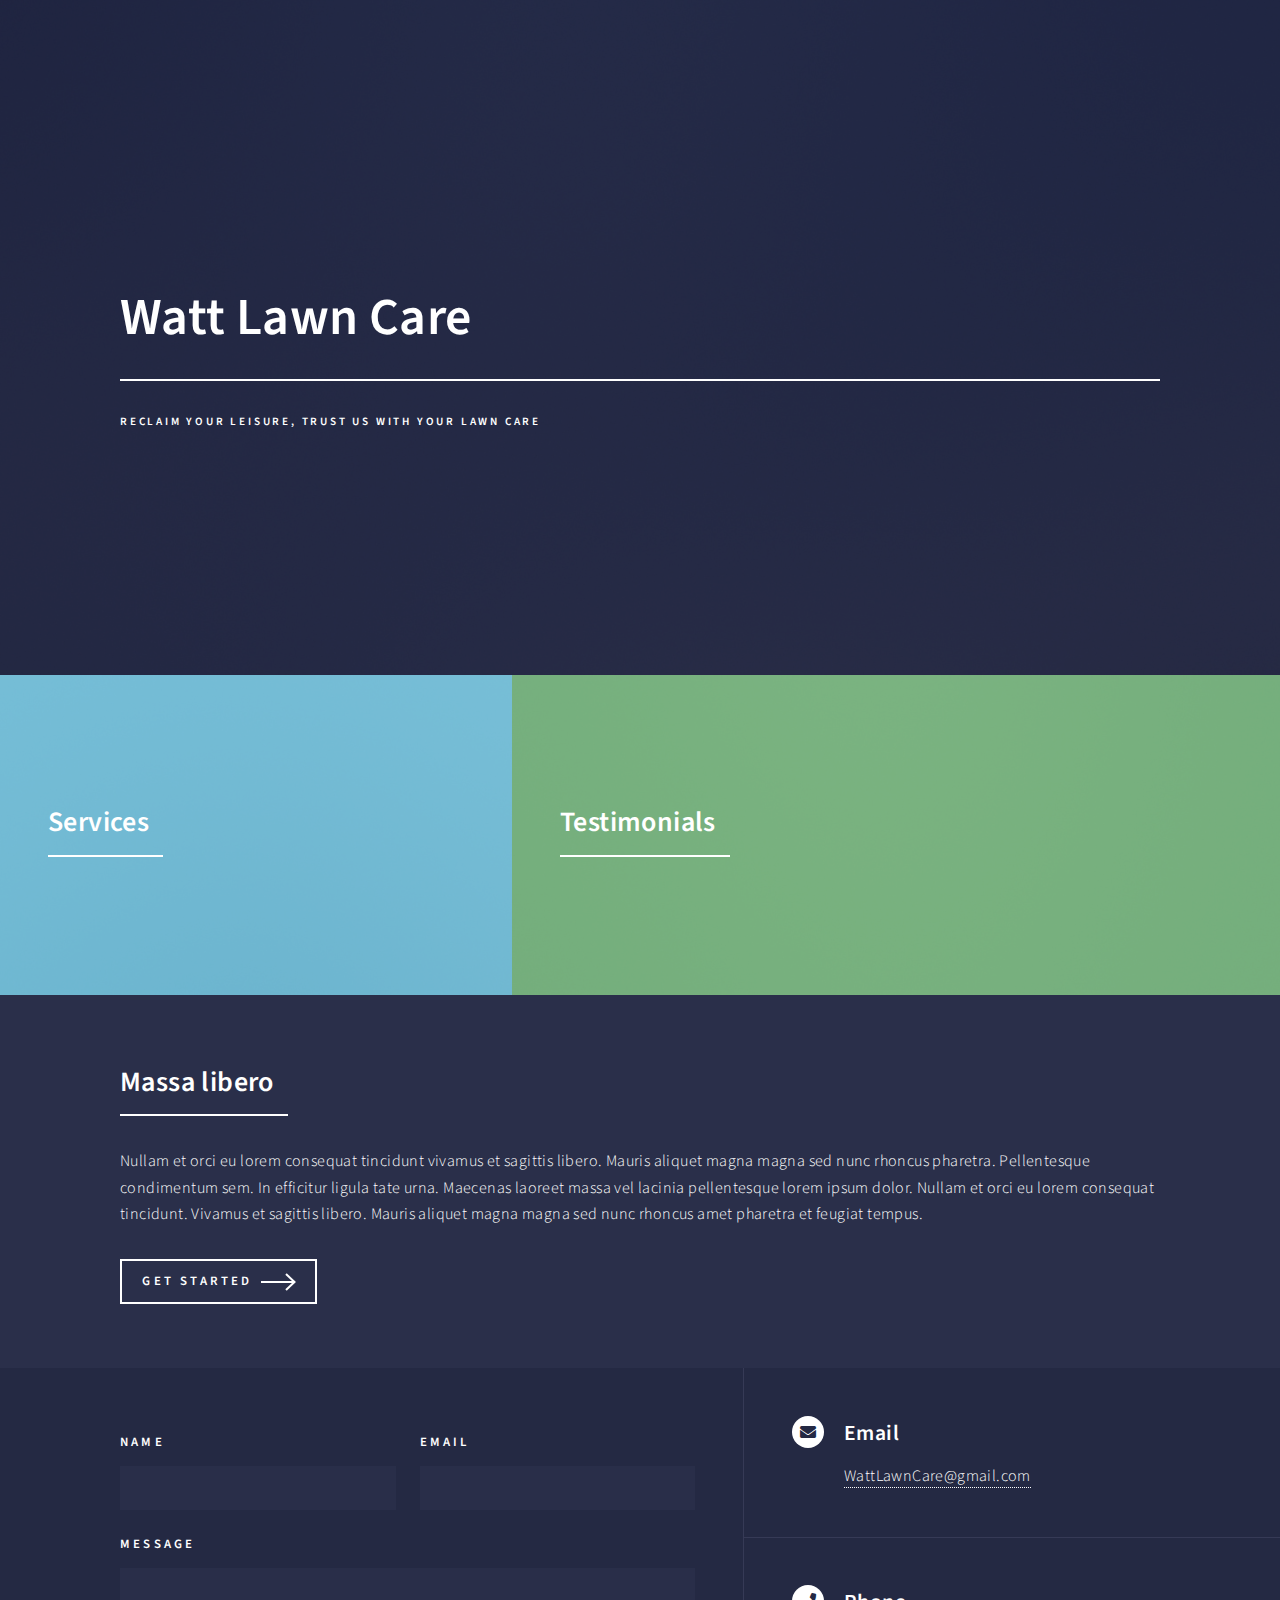
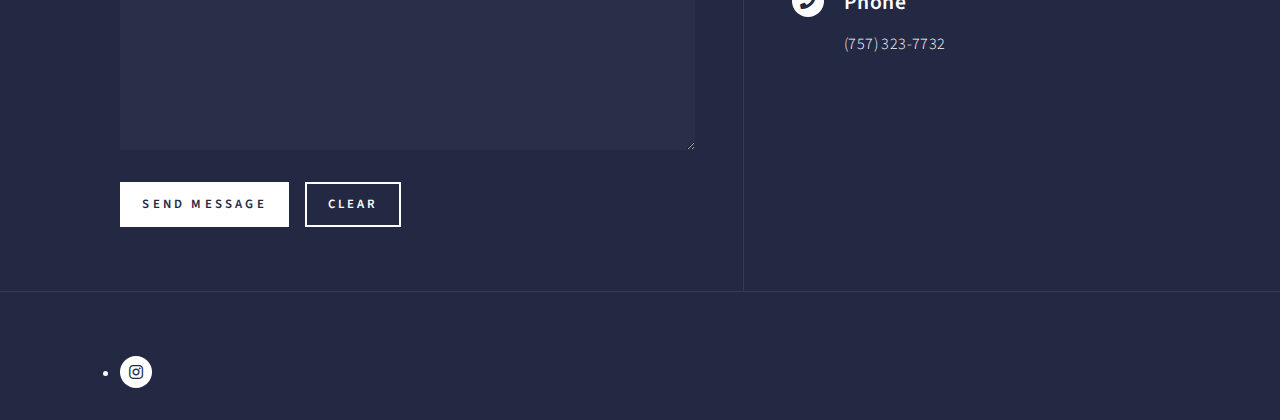
<file: index.html>
<!DOCTYPE HTML>
<!--
	Forty by HTML5 UP
	html5up.net | @ajlkn
	Free for personal and commercial use under the CCA 3.0 license (html5up.net/license)
-->
<html>
	<head>
		<title>Watt Lawn Care</title>
		<meta charset="utf-8" />
		<meta name="viewport" content="width=device-width, initial-scale=1, user-scalable=no" />
		<link rel="stylesheet" href="assets/css/main.css" />
		<noscript><link rel="stylesheet" href="assets/css/noscript.css" /></noscript>
	</head>
	<body class="is-preload">

		<!-- Wrapper -->
			<div id="wrapper">

				<!-- Header 
					<header id="header" class="alt">
						<a href="index.html" class="logo"><strong>Forty</strong> <span>by HTML5 UP</span></a>
						<nav>
							<a href="#menu">Menu</a>
						</nav>
					</header>-->

				<!-- Menu -->
					<nav id="menu">
						<ul class="links">
							<li><a href="index.html">Home</a></li>
							<li><a href="landing.html">Landing</a></li>
							<li><a href="generic.html">Generic</a></li>
							<li><a href="elements.html">Elements</a></li>
							<li><a href="Testimonials.html">Testimonials</a></li>
							<li><a href="Services.html">Services</a></li>
						</ul>
						<ul class="actions stacked">
							<li><a href="#" class="button primary fit">Get Started</a></li>
							<li><a href="#" class="button fit">Log In</a></li>
						</ul>
					</nav>

				<!-- Banner -->
					<section id="banner" class="major">
						<div class="inner">
							<header class="major">
								<h1>Watt Lawn Care</h1>
							</header>
							<div class="content">
								<p>Reclaim Your Leisure, Trust Us with Your Lawn Care</p>
								<ul class="actions">
									<!--<li><a href="#one" class="button next scrolly">Get Started</a></li>-->
								</ul>
							</div>
						</div>
					</section>

				<!-- Main -->
					<div id="main">

						<!-- One -->
							<section id="one" class="tiles">
								<article>
									<span class="image">
										<img src="images/pic01.jpg" alt="" />
									</span>
									<header class="major">
										<h3><a href="Services.html" class="link">Services</a></h3>
										<p></p>
									</header>
								</article>
								<article>
									<span class="image">
										<img src="images/pic02.jpg" alt="" />
									</span>
									<header class="major">
										<h3><a href="Testimonials.html" class="link">Testimonials</a></h3>
										<p></p>
									</header>
								</article>
								<!--<article>
									<span class="image">
										<img src="images/pic03.jpg" alt="" />
									</span>
									<header class="major">
										<h3><a href="landing.html" class="link">Magna</a></h3>
										<p>Lorem etiam nullam</p>
									</header>
								</article>-->
								<!--<article>
									<span class="image">
										<img src="images/pic04.jpg" alt="" />
									</span>
									<header class="major">
										<h3><a href="landing.html" class="link">Ipsum</a></h3>
										<p>Nisl sed aliquam</p>
									</header>
								</article>-->
								<!--<article>
									<span class="image">
										<img src="images/pic05.jpg" alt="" />
									</span>
									<header class="major">
										<h3><a href="landing.html" class="link">Consequat</a></h3>
										<p>Ipsum dolor sit amet</p>
									</header>
								</article>-->
								<!--<article>
									<span class="image">
										<img src="images/pic06.jpg" alt="" />
									</span>
									<header class="major">
										<h3><a href="landing.html" class="link">Etiam</a></h3>
										<p>Feugiat amet tempus</p>
									</header>
								</article>-->
							</section>

						<!-- Two -->
							<section id="two">
								<div class="inner">
									<header class="major">
										<h2>Massa libero</h2>
									</header>
									<p>Nullam et orci eu lorem consequat tincidunt vivamus et sagittis libero. Mauris aliquet magna magna sed nunc rhoncus pharetra. Pellentesque condimentum sem. In efficitur ligula tate urna. Maecenas laoreet massa vel lacinia pellentesque lorem ipsum dolor. Nullam et orci eu lorem consequat tincidunt. Vivamus et sagittis libero. Mauris aliquet magna magna sed nunc rhoncus amet pharetra et feugiat tempus.</p>
									<ul class="actions">
										<li><a href="landing.html" class="button next">Get Started</a></li>
									</ul>
								</div>
							</section>

					</div>

				<!-- Contact -->
					<section id="contact">
						<div class="inner">
							<section>
								<form method="post" action="#">
									<div class="fields">
										<div class="field half">
											<label for="name">Name</label>
											<input type="text" name="name" id="name" />
										</div>
										<div class="field half">
											<label for="email">Email</label>
											<input type="text" name="email" id="email" />
										</div>
										<div class="field">
											<label for="message">Message</label>
											<textarea name="message" id="message" rows="6"></textarea>
										</div>
									</div>
									<ul class="actions">
										<li><input type="submit" value="Send Message" class="primary" /></li>
										<li><input type="reset" value="Clear" /></li>
									</ul>
								</form>
							</section>
							<section class="split">
								<section>
									<div class="contact-method">
										<span class="icon solid alt fa-envelope"></span>
										<h3>Email</h3>
										<a href="#">WattLawnCare@gmail.com</a>
									</div>
								</section>
								<section>
									<div class="contact-method">
										<span class="icon solid alt fa-phone"></span>
										<h3>Phone</h3>
										<span>(757) 323-7732 </span>
									</div>
								</section>
								<!--<section>
									<div class="contact-method">
										<span class="icon solid alt fa-home"></span>
										<h3>Address</h3>
										<span>1234 Somewhere Road #5432<br />
										Nashville, TN 00000<br />
										United States of America</span>
									</div>
								</section>-->
							</section>
						</div>
					</section>

				<!-- Footer -->
					<footer id="footer">
						<div class="inner">
							<!--<ul class="icons">
								<li><a href="#" class="icon brands alt fa-twitter"><span class="label">Twitter</span></a></li>
								<li><a href="#" class="icon brands alt fa-facebook-f"><span class="label">Facebook</span></a></li>
							--><li><a href="#" class="icon brands alt fa-instagram"><span class="label">Instagram</span></a></li><!--
								<li><a href="#" class="icon brands alt fa-github"><span class="label">GitHub</span></a></li>
								<li><a href="#" class="icon brands alt fa-linkedin-in"><span class="label">LinkedIn</span></a></li>
							</ul>-->
							<!--<ul class="copyright">
								<li>&copy; Untitled</li><li>Design: <a href="https://html5up.net">HTML5 UP</a></li>
							</ul>-->
						</div>
					</footer>

			</div>

		<!-- Scripts -->
			<script src="assets/js/jquery.min.js"></script>
			<script src="assets/js/jquery.scrolly.min.js"></script>
			<script src="assets/js/jquery.scrollex.min.js"></script>
			<script src="assets/js/browser.min.js"></script>
			<script src="assets/js/breakpoints.min.js"></script>
			<script src="assets/js/util.js"></script>
			<script src="assets/js/main.js"></script>

	</body>
</html>
</file>
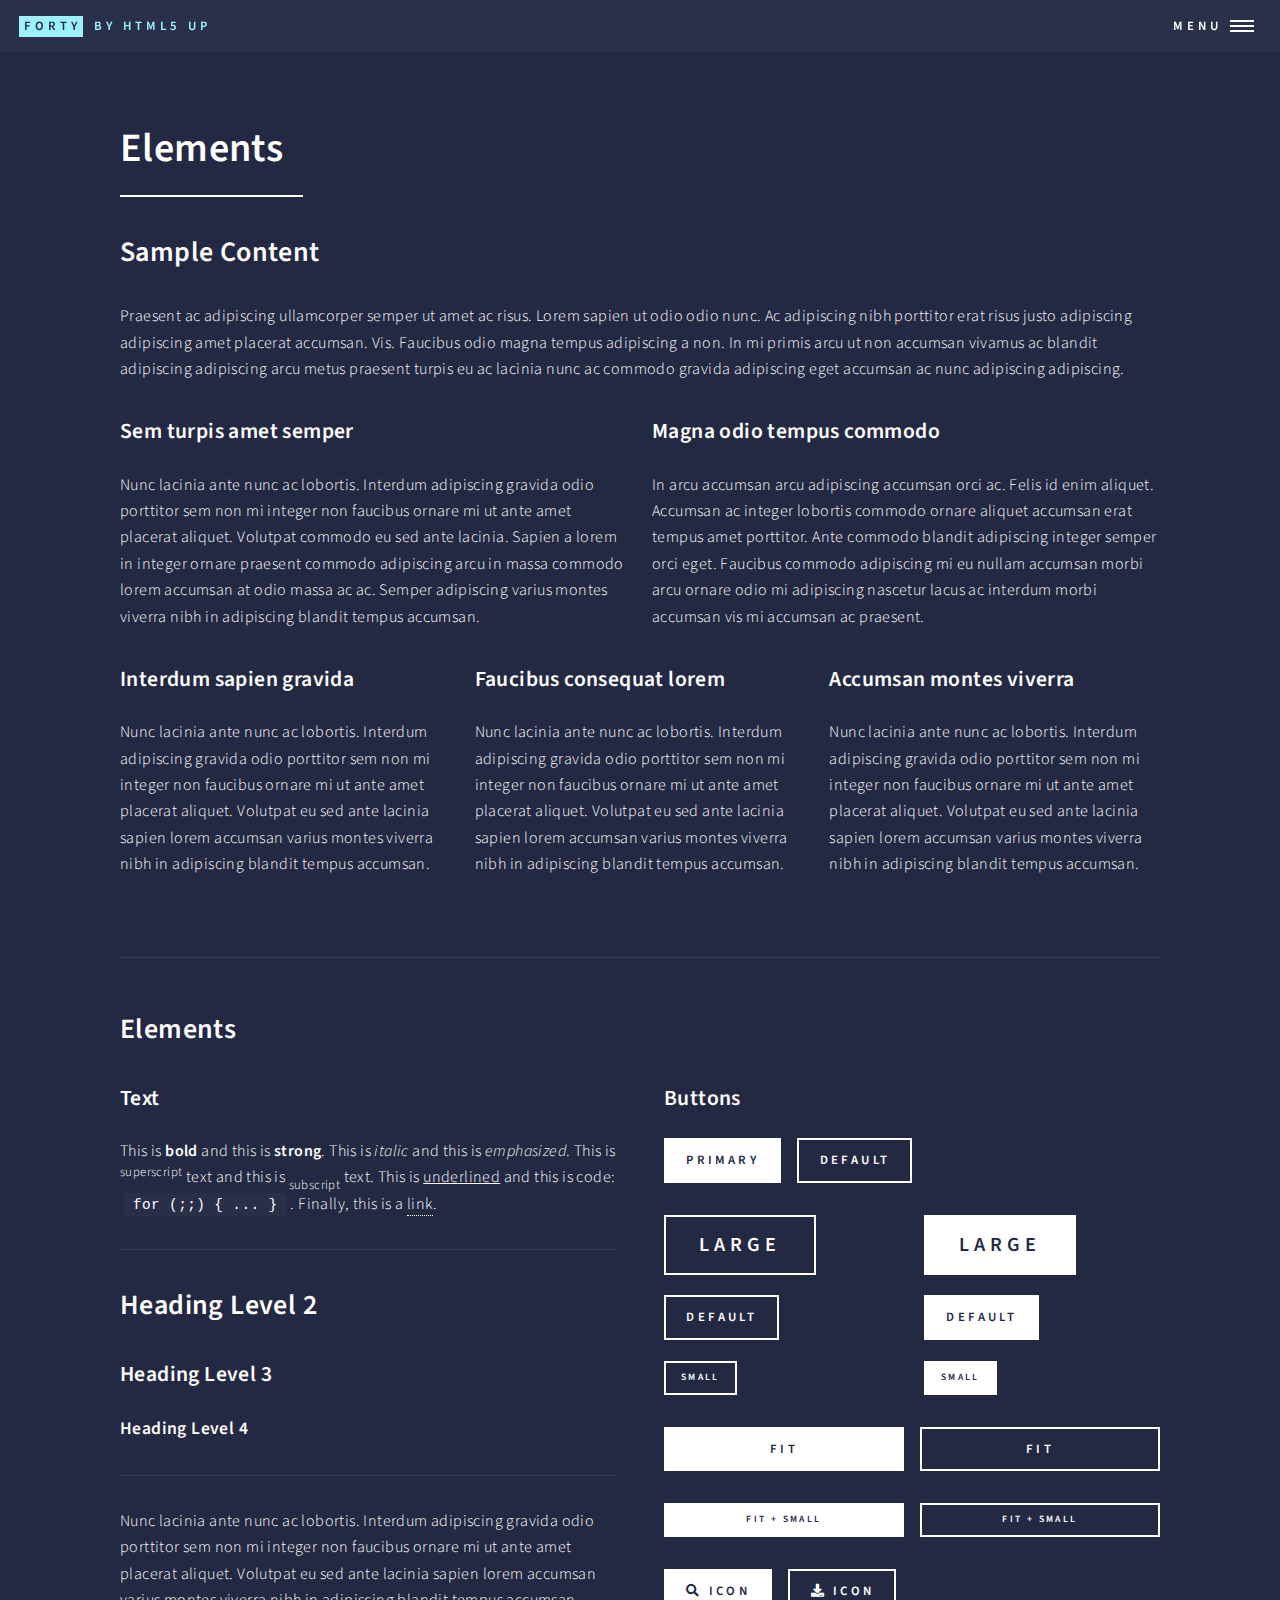
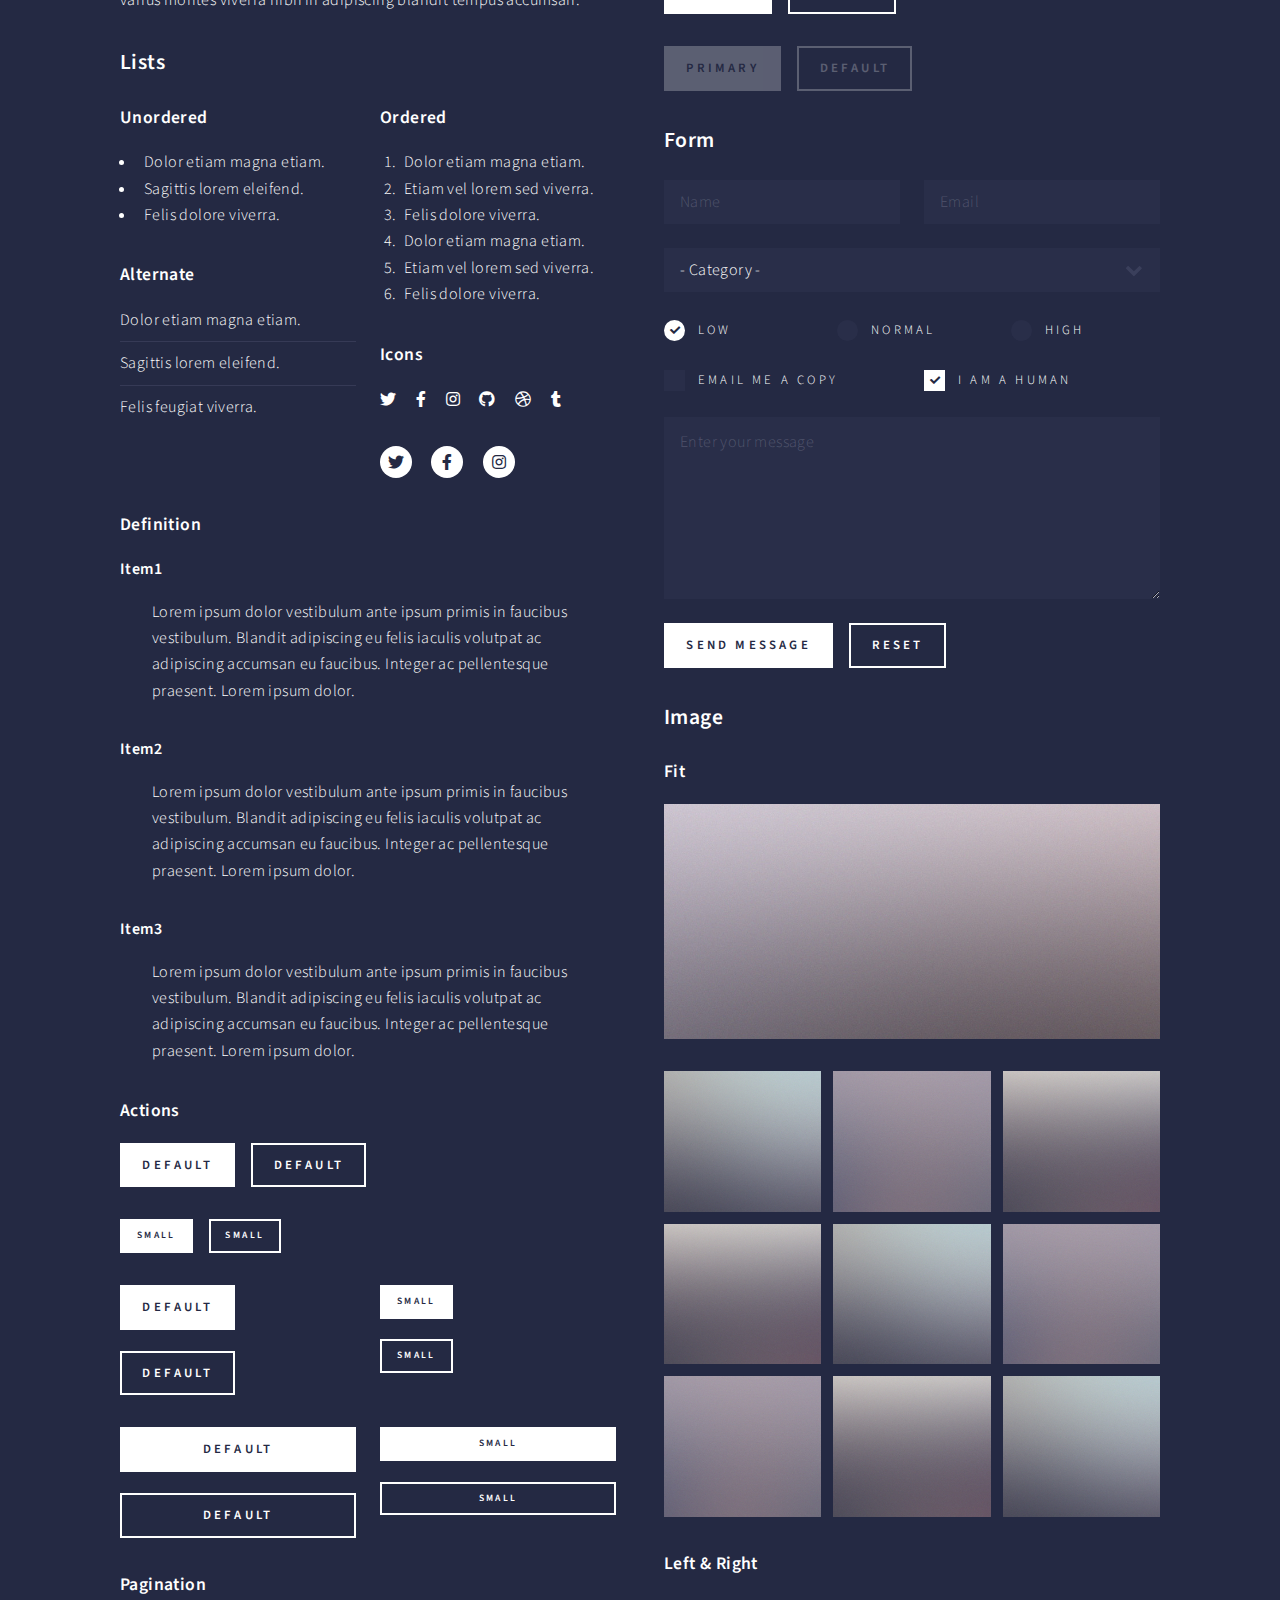
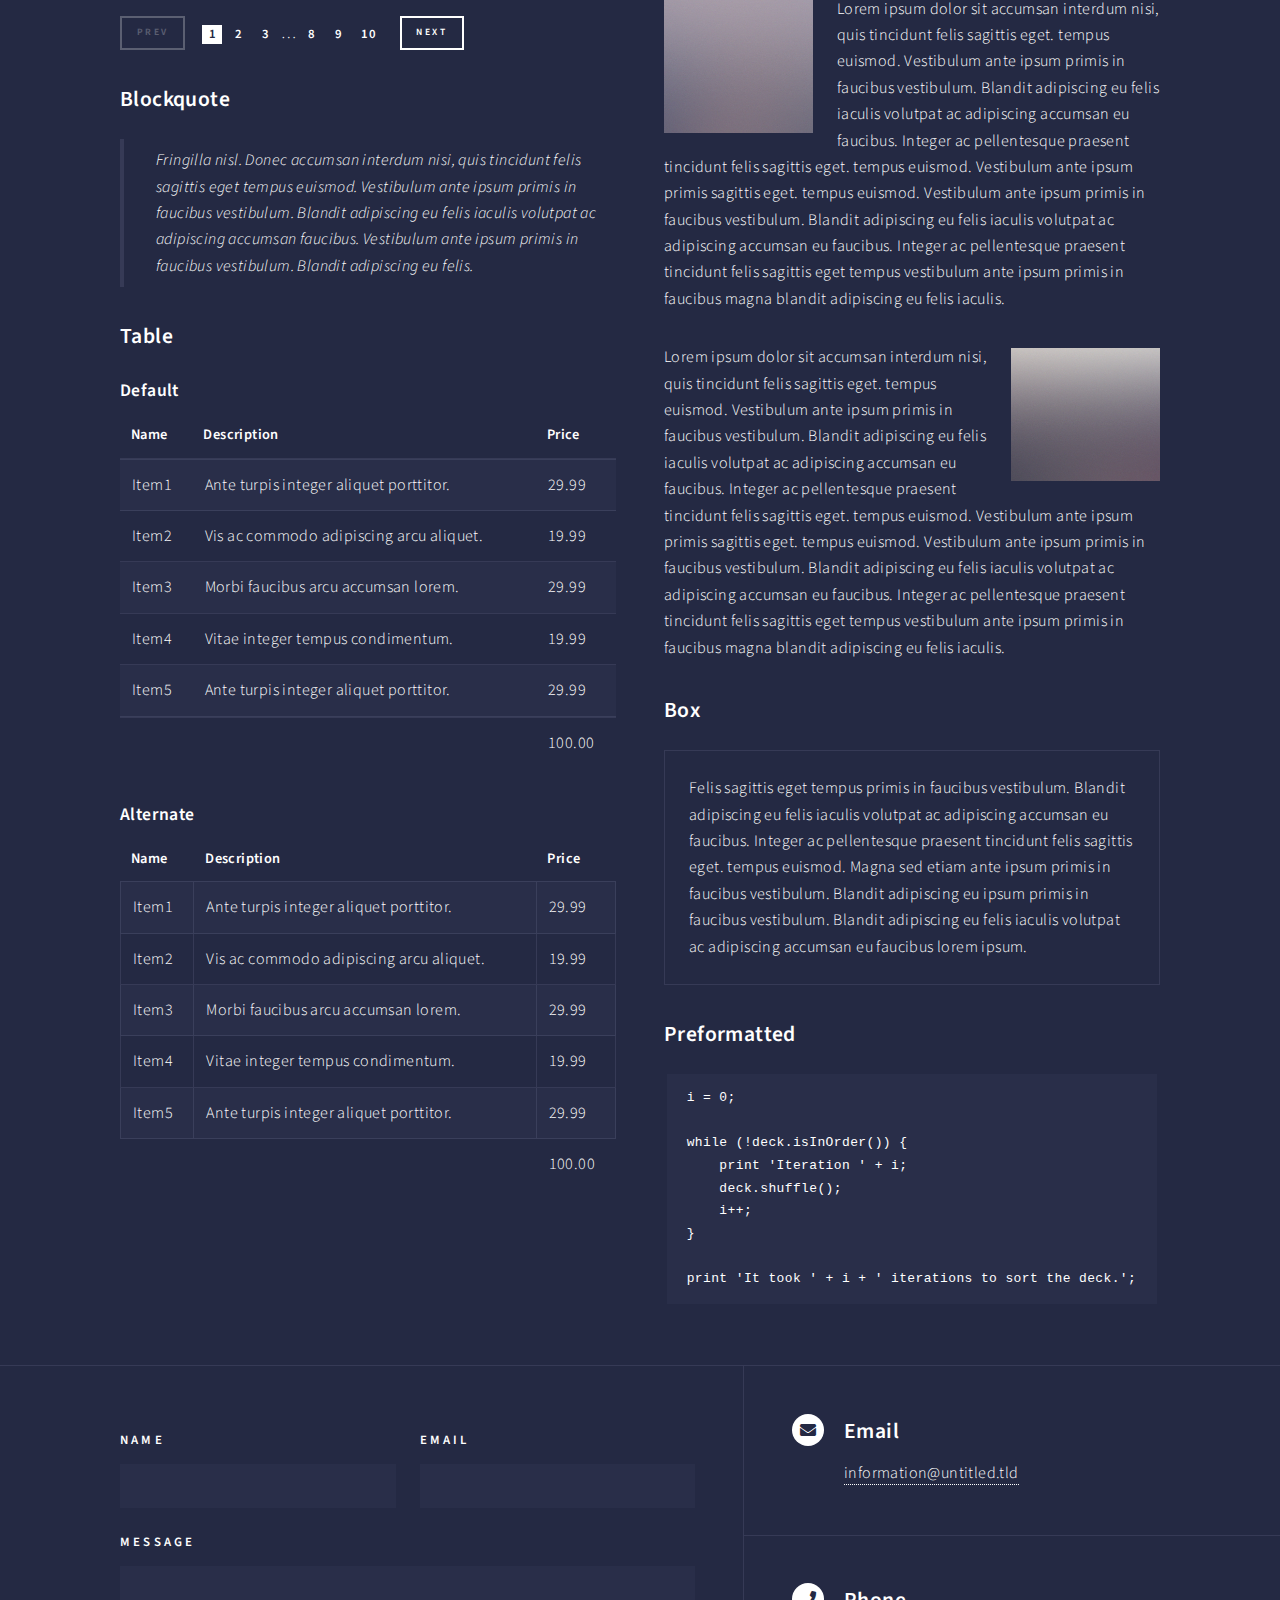
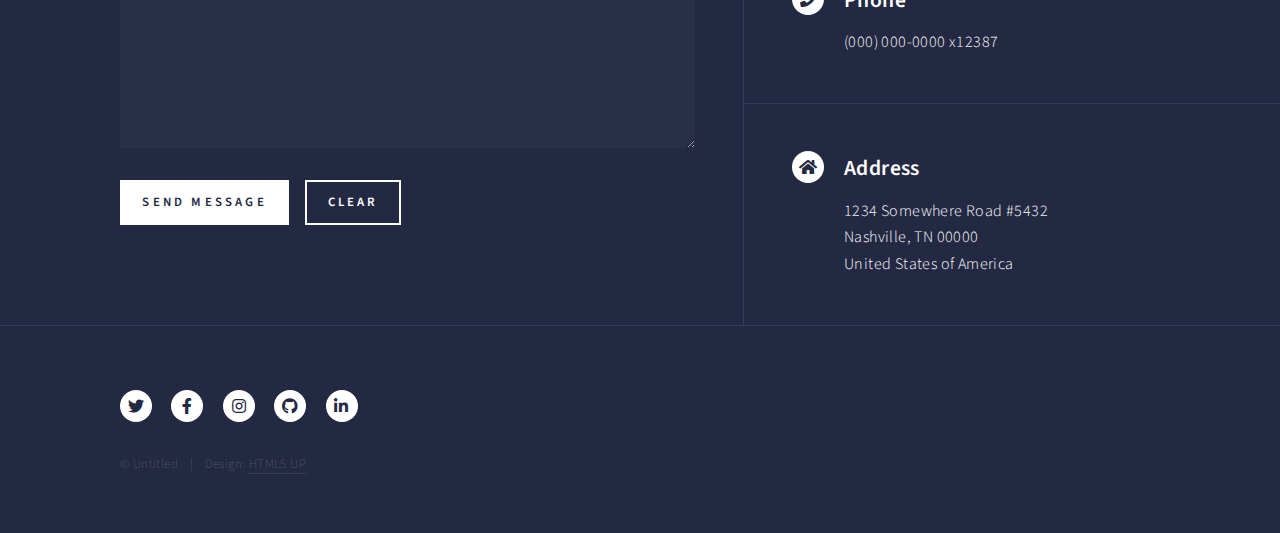
<file: elements.html>
<!DOCTYPE HTML>
<!--
	Forty by HTML5 UP
	html5up.net | @ajlkn
	Free for personal and commercial use under the CCA 3.0 license (html5up.net/license)
-->
<html>
	<head>
		<title>Elements - Forty by HTML5 UP</title>
		<meta charset="utf-8" />
		<meta name="viewport" content="width=device-width, initial-scale=1, user-scalable=no" />
		<link rel="stylesheet" href="assets/css/main.css" />
		<noscript><link rel="stylesheet" href="assets/css/noscript.css" /></noscript>
	</head>
	<body class="is-preload">

		<!-- Wrapper -->
			<div id="wrapper">

				<!-- Header -->
					<header id="header">
						<a href="index.html" class="logo"><strong>Forty</strong> <span>by HTML5 UP</span></a>
						<nav>
							<a href="#menu">Menu</a>
						</nav>
					</header>

				<!-- Menu -->
					<nav id="menu">
						<ul class="links">
							<li><a href="index.html">Home</a></li>
							<li><a href="landing.html">Landing</a></li>
							<li><a href="generic.html">Generic</a></li>
							<li><a href="elements.html">Elements</a></li>
						</ul>
						<ul class="actions stacked">
							<li><a href="#" class="button primary fit">Get Started</a></li>
							<li><a href="#" class="button fit">Log In</a></li>
						</ul>
					</nav>

				<!-- Main -->
					<div id="main" class="alt">

						<!-- One -->
							<section id="one">
								<div class="inner">
									<header class="major">
										<h1>Elements</h1>
									</header>

									<!-- Content -->
										<h2 id="content">Sample Content</h2>
										<p>Praesent ac adipiscing ullamcorper semper ut amet ac risus. Lorem sapien ut odio odio nunc. Ac adipiscing nibh porttitor erat risus justo adipiscing adipiscing amet placerat accumsan. Vis. Faucibus odio magna tempus adipiscing a non. In mi primis arcu ut non accumsan vivamus ac blandit adipiscing adipiscing arcu metus praesent turpis eu ac lacinia nunc ac commodo gravida adipiscing eget accumsan ac nunc adipiscing adipiscing.</p>
										<div class="row">
											<div class="col-6 col-12-small">
												<h3>Sem turpis amet semper</h3>
												<p>Nunc lacinia ante nunc ac lobortis. Interdum adipiscing gravida odio porttitor sem non mi integer non faucibus ornare mi ut ante amet placerat aliquet. Volutpat commodo eu sed ante lacinia. Sapien a lorem in integer ornare praesent commodo adipiscing arcu in massa commodo lorem accumsan at odio massa ac ac. Semper adipiscing varius montes viverra nibh in adipiscing blandit tempus accumsan.</p>
											</div>
											<div class="col-6 col-12-small">
												<h3>Magna odio tempus commodo</h3>
												<p>In arcu accumsan arcu adipiscing accumsan orci ac. Felis id enim aliquet. Accumsan ac integer lobortis commodo ornare aliquet accumsan erat tempus amet porttitor. Ante commodo blandit adipiscing integer semper orci eget. Faucibus commodo adipiscing mi eu nullam accumsan morbi arcu ornare odio mi adipiscing nascetur lacus ac interdum morbi accumsan vis mi accumsan ac praesent.</p>
											</div>
											<!-- Break -->
											<div class="col-4 col-12-medium">
												<h3>Interdum sapien gravida</h3>
												<p>Nunc lacinia ante nunc ac lobortis. Interdum adipiscing gravida odio porttitor sem non mi integer non faucibus ornare mi ut ante amet placerat aliquet. Volutpat eu sed ante lacinia sapien lorem accumsan varius montes viverra nibh in adipiscing blandit tempus accumsan.</p>
											</div>
											<div class="col-4 col-12-medium">
												<h3>Faucibus consequat lorem</h3>
												<p>Nunc lacinia ante nunc ac lobortis. Interdum adipiscing gravida odio porttitor sem non mi integer non faucibus ornare mi ut ante amet placerat aliquet. Volutpat eu sed ante lacinia sapien lorem accumsan varius montes viverra nibh in adipiscing blandit tempus accumsan.</p>
											</div>
											<div class="col-4 col-12-medium">
												<h3>Accumsan montes viverra</h3>
												<p>Nunc lacinia ante nunc ac lobortis. Interdum adipiscing gravida odio porttitor sem non mi integer non faucibus ornare mi ut ante amet placerat aliquet. Volutpat eu sed ante lacinia sapien lorem accumsan varius montes viverra nibh in adipiscing blandit tempus accumsan.</p>
											</div>
										</div>

									<hr class="major" />

									<!-- Elements -->
										<h2 id="elements">Elements</h2>
										<div class="row gtr-200">
											<div class="col-6 col-12-medium">

												<!-- Text stuff -->
													<h3>Text</h3>
													<p>This is <b>bold</b> and this is <strong>strong</strong>. This is <i>italic</i> and this is <em>emphasized</em>.
													This is <sup>superscript</sup> text and this is <sub>subscript</sub> text.
													This is <u>underlined</u> and this is code: <code>for (;;) { ... }</code>.
													Finally, this is a <a href="#">link</a>.</p>
													<hr />
													<h2>Heading Level 2</h2>
													<h3>Heading Level 3</h3>
													<h4>Heading Level 4</h4>
													<hr />
													<p>Nunc lacinia ante nunc ac lobortis. Interdum adipiscing gravida odio porttitor sem non mi integer non faucibus ornare mi ut ante amet placerat aliquet. Volutpat eu sed ante lacinia sapien lorem accumsan varius montes viverra nibh in adipiscing blandit tempus accumsan.</p>

												<!-- Lists -->
													<h3>Lists</h3>
													<div class="row">
														<div class="col-6 col-12-small">

															<h4>Unordered</h4>
															<ul>
																<li>Dolor etiam magna etiam.</li>
																<li>Sagittis lorem eleifend.</li>
																<li>Felis dolore viverra.</li>
															</ul>

															<h4>Alternate</h4>
															<ul class="alt">
																<li>Dolor etiam magna etiam.</li>
																<li>Sagittis lorem eleifend.</li>
																<li>Felis feugiat viverra.</li>
															</ul>

														</div>
														<div class="col-6 col-12-small">

															<h4>Ordered</h4>
															<ol>
																<li>Dolor etiam magna etiam.</li>
																<li>Etiam vel lorem sed viverra.</li>
																<li>Felis dolore viverra.</li>
																<li>Dolor etiam magna etiam.</li>
																<li>Etiam vel lorem sed viverra.</li>
																<li>Felis dolore viverra.</li>
															</ol>

															<h4>Icons</h4>
															<ul class="icons">
																<li><a href="#" class="icon brands fa-twitter"><span class="label">Twitter</span></a></li>
																<li><a href="#" class="icon brands fa-facebook-f"><span class="label">Facebook</span></a></li>
																<li><a href="#" class="icon brands fa-instagram"><span class="label">Instagram</span></a></li>
																<li><a href="#" class="icon brands fa-github"><span class="label">Github</span></a></li>
																<li><a href="#" class="icon brands fa-dribbble"><span class="label">Dribbble</span></a></li>
																<li><a href="#" class="icon brands fa-tumblr"><span class="label">Tumblr</span></a></li>
															</ul>
															<ul class="icons">
																<li><a href="#" class="icon brands alt fa-twitter"><span class="label">Twitter</span></a></li>
																<li><a href="#" class="icon brands alt fa-facebook-f"><span class="label">Facebook</span></a></li>
																<li><a href="#" class="icon brands alt fa-instagram"><span class="label">Instagram</span></a></li>
															</ul>

														</div>
													</div>
													<h4>Definition</h4>
													<dl>
														<dt>Item1</dt>
														<dd>
															<p>Lorem ipsum dolor vestibulum ante ipsum primis in faucibus vestibulum. Blandit adipiscing eu felis iaculis volutpat ac adipiscing accumsan eu faucibus. Integer ac pellentesque praesent. Lorem ipsum dolor.</p>
														</dd>
														<dt>Item2</dt>
														<dd>
															<p>Lorem ipsum dolor vestibulum ante ipsum primis in faucibus vestibulum. Blandit adipiscing eu felis iaculis volutpat ac adipiscing accumsan eu faucibus. Integer ac pellentesque praesent. Lorem ipsum dolor.</p>
														</dd>
														<dt>Item3</dt>
														<dd>
															<p>Lorem ipsum dolor vestibulum ante ipsum primis in faucibus vestibulum. Blandit adipiscing eu felis iaculis volutpat ac adipiscing accumsan eu faucibus. Integer ac pellentesque praesent. Lorem ipsum dolor.</p>
														</dd>
													</dl>

													<h4>Actions</h4>
													<ul class="actions">
														<li><a href="#" class="button primary">Default</a></li>
														<li><a href="#" class="button">Default</a></li>
													</ul>
													<ul class="actions small">
														<li><a href="#" class="button primary small">Small</a></li>
														<li><a href="#" class="button small">Small</a></li>
													</ul>
													<div class="row">
														<div class="col-6 col-12-small">
															<ul class="actions stacked">
																<li><a href="#" class="button primary">Default</a></li>
																<li><a href="#" class="button">Default</a></li>
															</ul>
														</div>
														<div class="col-6 col-12-small">
															<ul class="actions stacked">
																<li><a href="#" class="button primary small">Small</a></li>
																<li><a href="#" class="button small">Small</a></li>
															</ul>
														</div>
														<div class="col-6 col-12-small">
															<ul class="actions stacked">
																<li><a href="#" class="button primary fit">Default</a></li>
																<li><a href="#" class="button fit">Default</a></li>
															</ul>
														</div>
														<div class="col-6 col-12-small">
															<ul class="actions stacked">
																<li><a href="#" class="button primary small fit">Small</a></li>
																<li><a href="#" class="button small fit">Small</a></li>
															</ul>
														</div>
													</div>

													<h4>Pagination</h4>
													<ul class="pagination">
														<li><span class="button small disabled">Prev</span></li>
														<li><a href="#" class="page active">1</a></li>
														<li><a href="#" class="page">2</a></li>
														<li><a href="#" class="page">3</a></li>
														<li><span>&hellip;</span></li>
														<li><a href="#" class="page">8</a></li>
														<li><a href="#" class="page">9</a></li>
														<li><a href="#" class="page">10</a></li>
														<li><a href="#" class="button small">Next</a></li>
													</ul>

												<!-- Blockquote -->
													<h3>Blockquote</h3>
													<blockquote>Fringilla nisl. Donec accumsan interdum nisi, quis tincidunt felis sagittis eget tempus euismod. Vestibulum ante ipsum primis in faucibus vestibulum. Blandit adipiscing eu felis iaculis volutpat ac adipiscing accumsan faucibus. Vestibulum ante ipsum primis in faucibus vestibulum. Blandit adipiscing eu felis.</blockquote>

												<!-- Table -->
													<h3>Table</h3>

													<h4>Default</h4>
													<div class="table-wrapper">
														<table>
															<thead>
																<tr>
																	<th>Name</th>
																	<th>Description</th>
																	<th>Price</th>
																</tr>
															</thead>
															<tbody>
																<tr>
																	<td>Item1</td>
																	<td>Ante turpis integer aliquet porttitor.</td>
																	<td>29.99</td>
																</tr>
																<tr>
																	<td>Item2</td>
																	<td>Vis ac commodo adipiscing arcu aliquet.</td>
																	<td>19.99</td>
																</tr>
																<tr>
																	<td>Item3</td>
																	<td> Morbi faucibus arcu accumsan lorem.</td>
																	<td>29.99</td>
																</tr>
																<tr>
																	<td>Item4</td>
																	<td>Vitae integer tempus condimentum.</td>
																	<td>19.99</td>
																</tr>
																<tr>
																	<td>Item5</td>
																	<td>Ante turpis integer aliquet porttitor.</td>
																	<td>29.99</td>
																</tr>
															</tbody>
															<tfoot>
																<tr>
																	<td colspan="2"></td>
																	<td>100.00</td>
																</tr>
															</tfoot>
														</table>
													</div>

													<h4>Alternate</h4>
													<div class="table-wrapper">
														<table class="alt">
															<thead>
																<tr>
																	<th>Name</th>
																	<th>Description</th>
																	<th>Price</th>
																</tr>
															</thead>
															<tbody>
																<tr>
																	<td>Item1</td>
																	<td>Ante turpis integer aliquet porttitor.</td>
																	<td>29.99</td>
																</tr>
																<tr>
																	<td>Item2</td>
																	<td>Vis ac commodo adipiscing arcu aliquet.</td>
																	<td>19.99</td>
																</tr>
																<tr>
																	<td>Item3</td>
																	<td> Morbi faucibus arcu accumsan lorem.</td>
																	<td>29.99</td>
																</tr>
																<tr>
																	<td>Item4</td>
																	<td>Vitae integer tempus condimentum.</td>
																	<td>19.99</td>
																</tr>
																<tr>
																	<td>Item5</td>
																	<td>Ante turpis integer aliquet porttitor.</td>
																	<td>29.99</td>
																</tr>
															</tbody>
															<tfoot>
																<tr>
																	<td colspan="2"></td>
																	<td>100.00</td>
																</tr>
															</tfoot>
														</table>
													</div>

											</div>
											<div class="col-6 col-12-medium">

												<!-- Buttons -->
													<h3>Buttons</h3>
													<ul class="actions">
														<li><a href="#" class="button primary">Primary</a></li>
														<li><a href="#" class="button">Default</a></li>
													</ul>
													<div class="row">
														<div class="col-6 col-12-xsmall">
															<ul class="actions stacked">
																<li><a href="#" class="button large">Large</a></li>
																<li><a href="#" class="button">Default</a></li>
																<li><a href="#" class="button small">Small</a></li>
															</ul>
														</div>
														<div class="col-6 col-12-xsmall">
															<ul class="actions stacked">
																<li><a href="#" class="button primary large">Large</a></li>
																<li><a href="#" class="button primary">Default</a></li>
																<li><a href="#" class="button primary small">Small</a></li>
															</ul>
														</div>
													</div>
													<ul class="actions fit">
														<li><a href="#" class="button primary fit">Fit</a></li>
														<li><a href="#" class="button fit">Fit</a></li>
													</ul>
													<ul class="actions fit small">
														<li><a href="#" class="button primary fit small">Fit + Small</a></li>
														<li><a href="#" class="button fit small">Fit + Small</a></li>
													</ul>
													<ul class="actions">
														<li><a href="#" class="button primary icon solid fa-search">Icon</a></li>
														<li><a href="#" class="button icon solid fa-download">Icon</a></li>
													</ul>
													<ul class="actions">
														<li><span class="button primary disabled">Primary</span></li>
														<li><span class="button disabled">Default</span></li>
													</ul>

												<!-- Form -->
													<h3>Form</h3>

													<form method="post" action="#">
														<div class="row gtr-uniform">
															<div class="col-6 col-12-xsmall">
																<input type="text" name="demo-name" id="demo-name" value="" placeholder="Name" />
															</div>
															<div class="col-6 col-12-xsmall">
																<input type="email" name="demo-email" id="demo-email" value="" placeholder="Email" />
															</div>
															<!-- Break -->
															<div class="col-12">
																<select name="demo-category" id="demo-category">
																	<option value="">- Category -</option>
																	<option value="1">Manufacturing</option>
																	<option value="1">Shipping</option>
																	<option value="1">Administration</option>
																	<option value="1">Human Resources</option>
																</select>
															</div>
															<!-- Break -->
															<div class="col-4 col-12-small">
																<input type="radio" id="demo-priority-low" name="demo-priority" checked>
																<label for="demo-priority-low">Low</label>
															</div>
															<div class="col-4 col-12-small">
																<input type="radio" id="demo-priority-normal" name="demo-priority">
																<label for="demo-priority-normal">Normal</label>
															</div>
															<div class="col-4 col-12-small">
																<input type="radio" id="demo-priority-high" name="demo-priority">
																<label for="demo-priority-high">High</label>
															</div>
															<!-- Break -->
															<div class="col-6 col-12-small">
																<input type="checkbox" id="demo-copy" name="demo-copy">
																<label for="demo-copy">Email me a copy</label>
															</div>
															<div class="col-6 col-12-small">
																<input type="checkbox" id="demo-human" name="demo-human" checked>
																<label for="demo-human">I am a human</label>
															</div>
															<!-- Break -->
															<div class="col-12">
																<textarea name="demo-message" id="demo-message" placeholder="Enter your message" rows="6"></textarea>
															</div>
															<!-- Break -->
															<div class="col-12">
																<ul class="actions">
																	<li><input type="submit" value="Send Message" class="primary" /></li>
																	<li><input type="reset" value="Reset" /></li>
																</ul>
															</div>
														</div>
													</form>

												<!-- Image -->
													<h3>Image</h3>

													<h4>Fit</h4>
													<span class="image fit"><img src="images/pic03.jpg" alt="" /></span>
													<div class="box alt">
														<div class="row gtr-50 gtr-uniform">
															<div class="col-4"><span class="image fit"><img src="images/pic08.jpg" alt="" /></span></div>
															<div class="col-4"><span class="image fit"><img src="images/pic09.jpg" alt="" /></span></div>
															<div class="col-4"><span class="image fit"><img src="images/pic10.jpg" alt="" /></span></div>
															<!-- Break -->
															<div class="col-4"><span class="image fit"><img src="images/pic10.jpg" alt="" /></span></div>
															<div class="col-4"><span class="image fit"><img src="images/pic08.jpg" alt="" /></span></div>
															<div class="col-4"><span class="image fit"><img src="images/pic09.jpg" alt="" /></span></div>
															<!-- Break -->
															<div class="col-4"><span class="image fit"><img src="images/pic09.jpg" alt="" /></span></div>
															<div class="col-4"><span class="image fit"><img src="images/pic10.jpg" alt="" /></span></div>
															<div class="col-4"><span class="image fit"><img src="images/pic08.jpg" alt="" /></span></div>
														</div>
													</div>

													<h4>Left &amp; Right</h4>
													<p><span class="image left"><img src="images/pic09.jpg" alt="" /></span>Lorem ipsum dolor sit accumsan interdum nisi, quis tincidunt felis sagittis eget. tempus euismod. Vestibulum ante ipsum primis in faucibus vestibulum. Blandit adipiscing eu felis iaculis volutpat ac adipiscing accumsan eu faucibus. Integer ac pellentesque praesent tincidunt felis sagittis eget. tempus euismod. Vestibulum ante ipsum primis sagittis eget. tempus euismod. Vestibulum ante ipsum primis in faucibus vestibulum. Blandit adipiscing eu felis iaculis volutpat ac adipiscing accumsan eu faucibus. Integer ac pellentesque praesent tincidunt felis sagittis eget tempus vestibulum ante ipsum primis in faucibus magna blandit adipiscing eu felis iaculis.</p>
													<p><span class="image right"><img src="images/pic10.jpg" alt="" /></span>Lorem ipsum dolor sit accumsan interdum nisi, quis tincidunt felis sagittis eget. tempus euismod. Vestibulum ante ipsum primis in faucibus vestibulum. Blandit adipiscing eu felis iaculis volutpat ac adipiscing accumsan eu faucibus. Integer ac pellentesque praesent tincidunt felis sagittis eget. tempus euismod. Vestibulum ante ipsum primis sagittis eget. tempus euismod. Vestibulum ante ipsum primis in faucibus vestibulum. Blandit adipiscing eu felis iaculis volutpat ac adipiscing accumsan eu faucibus. Integer ac pellentesque praesent tincidunt felis sagittis eget tempus vestibulum ante ipsum primis in faucibus magna blandit adipiscing eu felis iaculis.</p>

												<!-- Box -->
													<h3>Box</h3>
													<div class="box">
														<p>Felis sagittis eget tempus primis in faucibus vestibulum. Blandit adipiscing eu felis iaculis volutpat ac adipiscing accumsan eu faucibus. Integer ac pellentesque praesent tincidunt felis sagittis eget. tempus euismod. Magna sed etiam ante ipsum primis in faucibus vestibulum. Blandit adipiscing eu ipsum primis in faucibus vestibulum. Blandit adipiscing eu felis iaculis volutpat ac adipiscing accumsan eu faucibus lorem ipsum.</p>
													</div>

												<!-- Preformatted Code -->
													<h3>Preformatted</h3>
													<pre><code>i = 0;

while (!deck.isInOrder()) {
    print 'Iteration ' + i;
    deck.shuffle();
    i++;
}

print 'It took ' + i + ' iterations to sort the deck.';
</code></pre>

											</div>
										</div>

								</div>
							</section>

					</div>

				<!-- Contact -->
					<section id="contact">
						<div class="inner">
							<section>
								<form method="post" action="#">
									<div class="fields">
										<div class="field half">
											<label for="name">Name</label>
											<input type="text" name="name" id="name" />
										</div>
										<div class="field half">
											<label for="email">Email</label>
											<input type="text" name="email" id="email" />
										</div>
										<div class="field">
											<label for="message">Message</label>
											<textarea name="message" id="message" rows="6"></textarea>
										</div>
									</div>
									<ul class="actions">
										<li><input type="submit" value="Send Message" class="primary" /></li>
										<li><input type="reset" value="Clear" /></li>
									</ul>
								</form>
							</section>
							<section class="split">
								<section>
									<div class="contact-method">
										<span class="icon solid alt fa-envelope"></span>
										<h3>Email</h3>
										<a href="#">information@untitled.tld</a>
									</div>
								</section>
								<section>
									<div class="contact-method">
										<span class="icon solid alt fa-phone"></span>
										<h3>Phone</h3>
										<span>(000) 000-0000 x12387</span>
									</div>
								</section>
								<section>
									<div class="contact-method">
										<span class="icon solid alt fa-home"></span>
										<h3>Address</h3>
										<span>1234 Somewhere Road #5432<br />
										Nashville, TN 00000<br />
										United States of America</span>
									</div>
								</section>
							</section>
						</div>
					</section>

				<!-- Footer -->
					<footer id="footer">
						<div class="inner">
							<ul class="icons">
								<li><a href="#" class="icon brands alt fa-twitter"><span class="label">Twitter</span></a></li>
								<li><a href="#" class="icon brands alt fa-facebook-f"><span class="label">Facebook</span></a></li>
								<li><a href="#" class="icon brands alt fa-instagram"><span class="label">Instagram</span></a></li>
								<li><a href="#" class="icon brands alt fa-github"><span class="label">GitHub</span></a></li>
								<li><a href="#" class="icon brands alt fa-linkedin-in"><span class="label">LinkedIn</span></a></li>
							</ul>
							<ul class="copyright">
								<li>&copy; Untitled</li><li>Design: <a href="https://html5up.net">HTML5 UP</a></li>
							</ul>
						</div>
					</footer>

			</div>

		<!-- Scripts -->
			<script src="assets/js/jquery.min.js"></script>
			<script src="assets/js/jquery.scrolly.min.js"></script>
			<script src="assets/js/jquery.scrollex.min.js"></script>
			<script src="assets/js/browser.min.js"></script>
			<script src="assets/js/breakpoints.min.js"></script>
			<script src="assets/js/util.js"></script>
			<script src="assets/js/main.js"></script>

	</body>
</html>
</file>
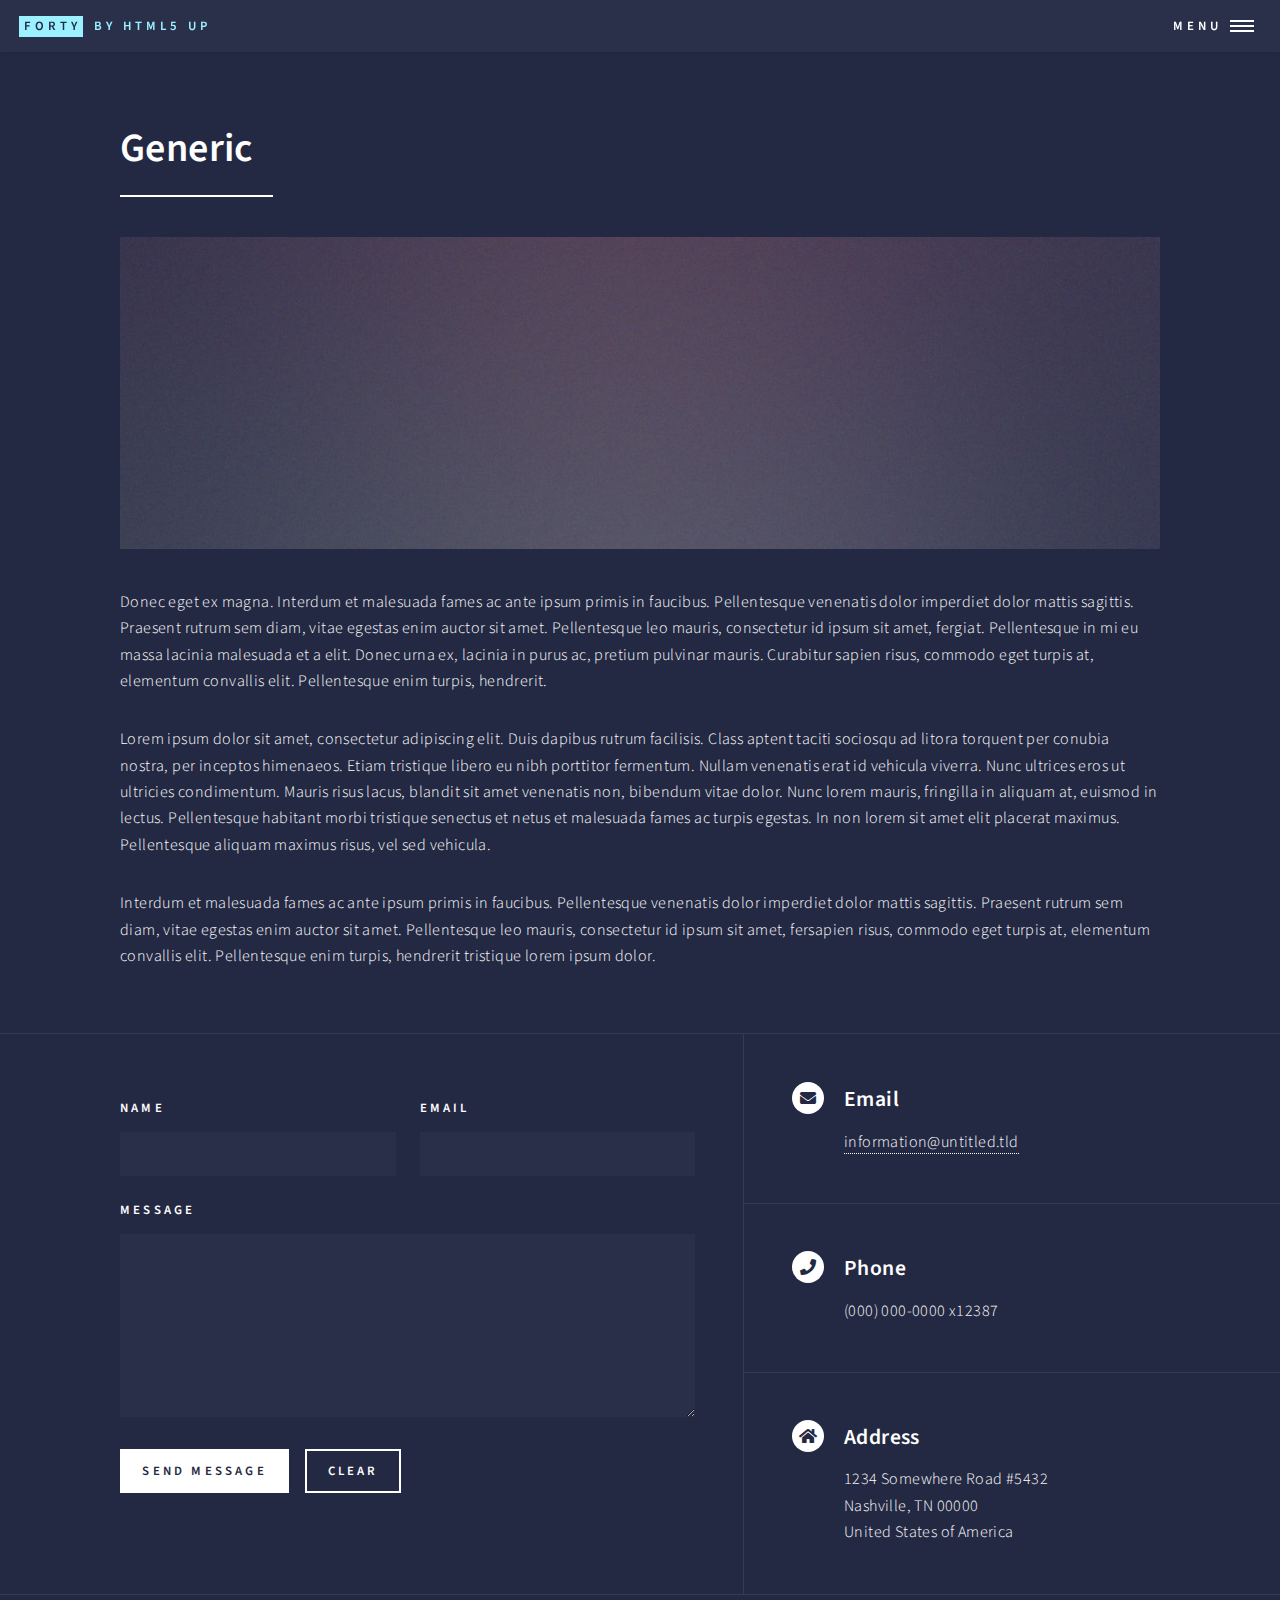
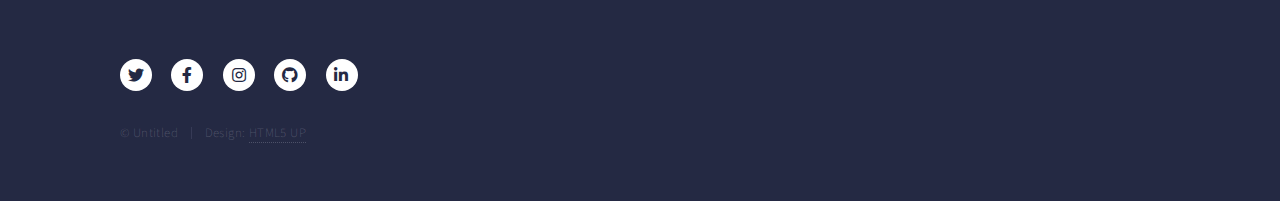
<file: generic.html>
<!DOCTYPE HTML>
<!--
	Forty by HTML5 UP
	html5up.net | @ajlkn
	Free for personal and commercial use under the CCA 3.0 license (html5up.net/license)
-->
<html>
	<head>
		<title>Generic - Forty by HTML5 UP</title>
		<meta charset="utf-8" />
		<meta name="viewport" content="width=device-width, initial-scale=1, user-scalable=no" />
		<link rel="stylesheet" href="assets/css/main.css" />
		<noscript><link rel="stylesheet" href="assets/css/noscript.css" /></noscript>
	</head>
	<body class="is-preload">

		<!-- Wrapper -->
			<div id="wrapper">

				<!-- Header -->
					<header id="header">
						<a href="index.html" class="logo"><strong>Forty</strong> <span>by HTML5 UP</span></a>
						<nav>
							<a href="#menu">Menu</a>
						</nav>
					</header>

				<!-- Menu -->
					<nav id="menu">
						<ul class="links">
							<li><a href="index.html">Home</a></li>
							<li><a href="landing.html">Landing</a></li>
							<li><a href="generic.html">Generic</a></li>
							<li><a href="elements.html">Elements</a></li>
						</ul>
						<ul class="actions stacked">
							<li><a href="#" class="button primary fit">Get Started</a></li>
							<li><a href="#" class="button fit">Log In</a></li>
						</ul>
					</nav>

				<!-- Main -->
					<div id="main" class="alt">

						<!-- One -->
							<section id="one">
								<div class="inner">
									<header class="major">
										<h1>Generic</h1>
									</header>
									<span class="image main"><img src="images/pic11.jpg" alt="" /></span>
									<p>Donec eget ex magna. Interdum et malesuada fames ac ante ipsum primis in faucibus. Pellentesque venenatis dolor imperdiet dolor mattis sagittis. Praesent rutrum sem diam, vitae egestas enim auctor sit amet. Pellentesque leo mauris, consectetur id ipsum sit amet, fergiat. Pellentesque in mi eu massa lacinia malesuada et a elit. Donec urna ex, lacinia in purus ac, pretium pulvinar mauris. Curabitur sapien risus, commodo eget turpis at, elementum convallis elit. Pellentesque enim turpis, hendrerit.</p>
									<p>Lorem ipsum dolor sit amet, consectetur adipiscing elit. Duis dapibus rutrum facilisis. Class aptent taciti sociosqu ad litora torquent per conubia nostra, per inceptos himenaeos. Etiam tristique libero eu nibh porttitor fermentum. Nullam venenatis erat id vehicula viverra. Nunc ultrices eros ut ultricies condimentum. Mauris risus lacus, blandit sit amet venenatis non, bibendum vitae dolor. Nunc lorem mauris, fringilla in aliquam at, euismod in lectus. Pellentesque habitant morbi tristique senectus et netus et malesuada fames ac turpis egestas. In non lorem sit amet elit placerat maximus. Pellentesque aliquam maximus risus, vel sed vehicula.</p>
									<p>Interdum et malesuada fames ac ante ipsum primis in faucibus. Pellentesque venenatis dolor imperdiet dolor mattis sagittis. Praesent rutrum sem diam, vitae egestas enim auctor sit amet. Pellentesque leo mauris, consectetur id ipsum sit amet, fersapien risus, commodo eget turpis at, elementum convallis elit. Pellentesque enim turpis, hendrerit tristique lorem ipsum dolor.</p>
								</div>
							</section>

					</div>

				<!-- Contact -->
					<section id="contact">
						<div class="inner">
							<section>
								<form method="post" action="#">
									<div class="fields">
										<div class="field half">
											<label for="name">Name</label>
											<input type="text" name="name" id="name" />
										</div>
										<div class="field half">
											<label for="email">Email</label>
											<input type="text" name="email" id="email" />
										</div>
										<div class="field">
											<label for="message">Message</label>
											<textarea name="message" id="message" rows="6"></textarea>
										</div>
									</div>
									<ul class="actions">
										<li><input type="submit" value="Send Message" class="primary" /></li>
										<li><input type="reset" value="Clear" /></li>
									</ul>
								</form>
							</section>
							<section class="split">
								<section>
									<div class="contact-method">
										<span class="icon solid alt fa-envelope"></span>
										<h3>Email</h3>
										<a href="#">information@untitled.tld</a>
									</div>
								</section>
								<section>
									<div class="contact-method">
										<span class="icon solid alt fa-phone"></span>
										<h3>Phone</h3>
										<span>(000) 000-0000 x12387</span>
									</div>
								</section>
								<section>
									<div class="contact-method">
										<span class="icon solid alt fa-home"></span>
										<h3>Address</h3>
										<span>1234 Somewhere Road #5432<br />
										Nashville, TN 00000<br />
										United States of America</span>
									</div>
								</section>
							</section>
						</div>
					</section>

				<!-- Footer -->
					<footer id="footer">
						<div class="inner">
							<ul class="icons">
								<li><a href="#" class="icon brands alt fa-twitter"><span class="label">Twitter</span></a></li>
								<li><a href="#" class="icon brands alt fa-facebook-f"><span class="label">Facebook</span></a></li>
								<li><a href="#" class="icon brands alt fa-instagram"><span class="label">Instagram</span></a></li>
								<li><a href="#" class="icon brands alt fa-github"><span class="label">GitHub</span></a></li>
								<li><a href="#" class="icon brands alt fa-linkedin-in"><span class="label">LinkedIn</span></a></li>
							</ul>
							<ul class="copyright">
								<li>&copy; Untitled</li><li>Design: <a href="https://html5up.net">HTML5 UP</a></li>
							</ul>
						</div>
					</footer>

			</div>

		<!-- Scripts -->
			<script src="assets/js/jquery.min.js"></script>
			<script src="assets/js/jquery.scrolly.min.js"></script>
			<script src="assets/js/jquery.scrollex.min.js"></script>
			<script src="assets/js/browser.min.js"></script>
			<script src="assets/js/breakpoints.min.js"></script>
			<script src="assets/js/util.js"></script>
			<script src="assets/js/main.js"></script>

	</body>
</html>
</file>
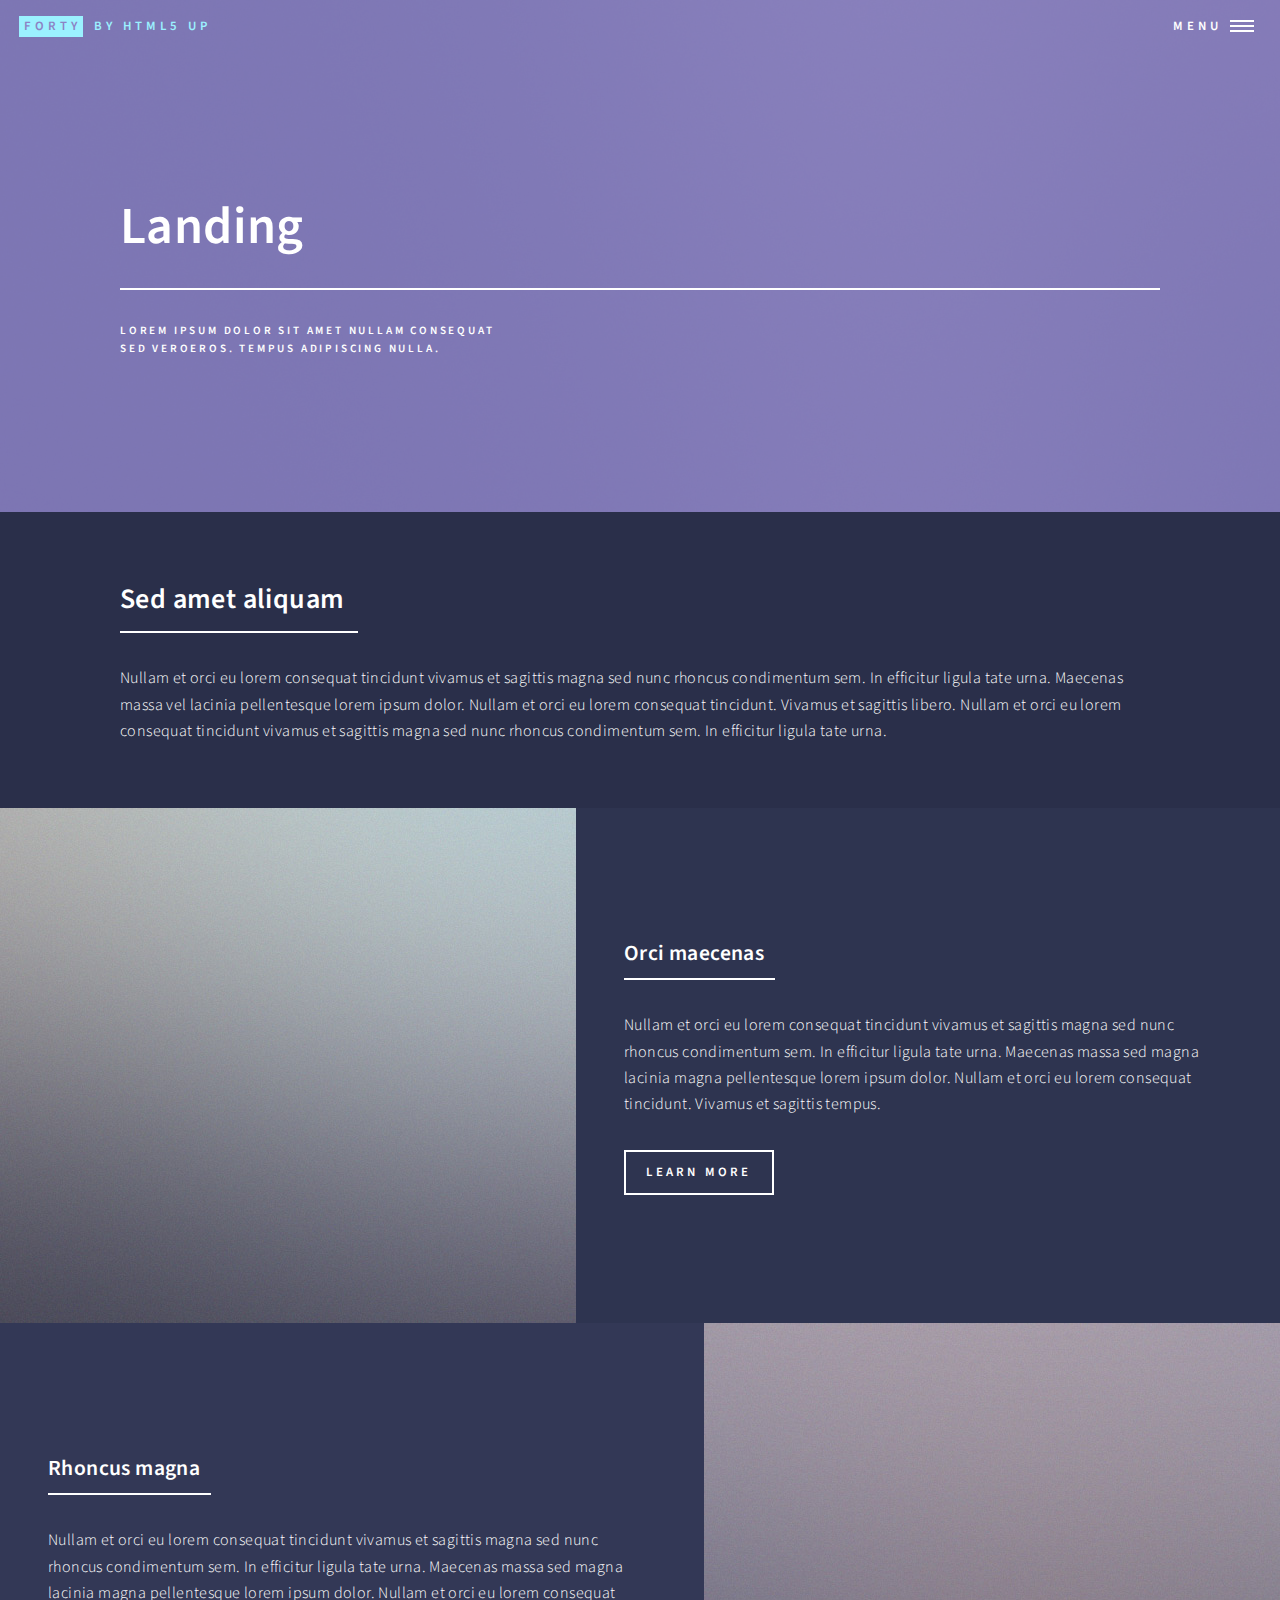
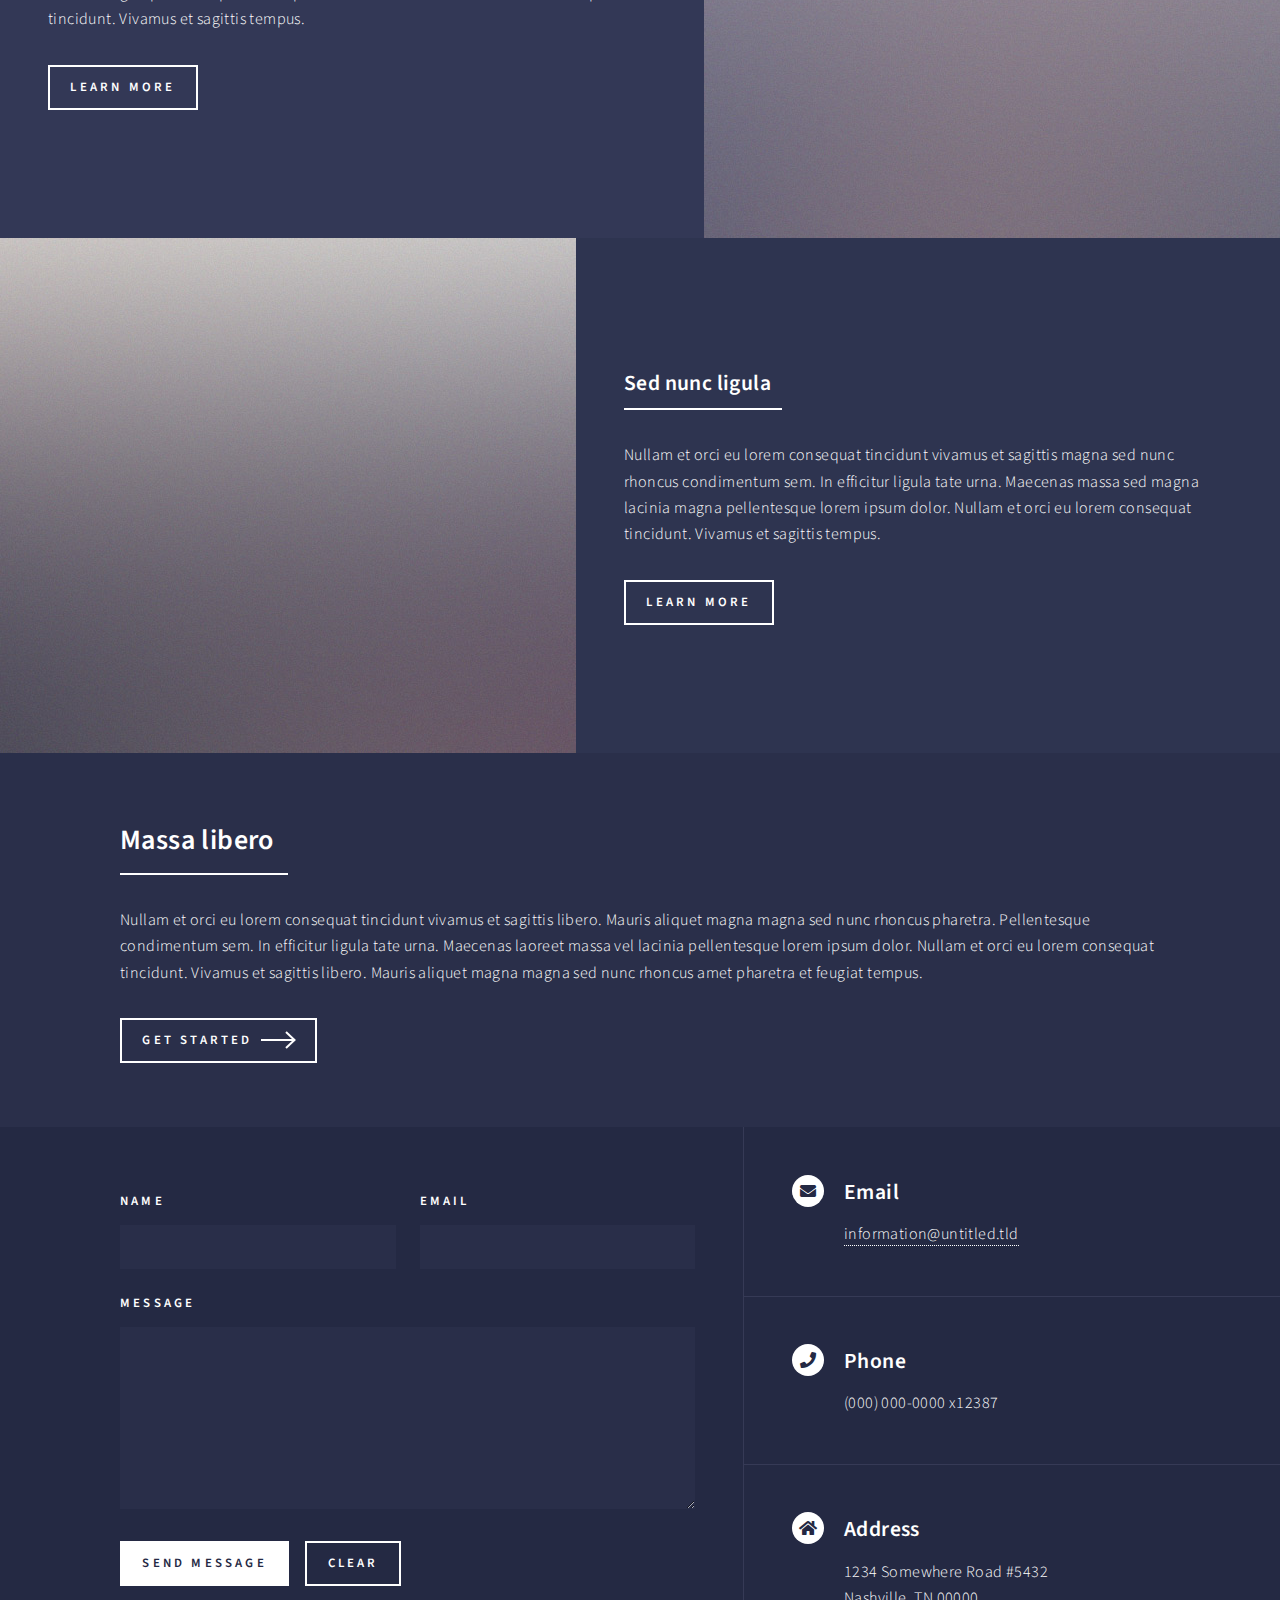
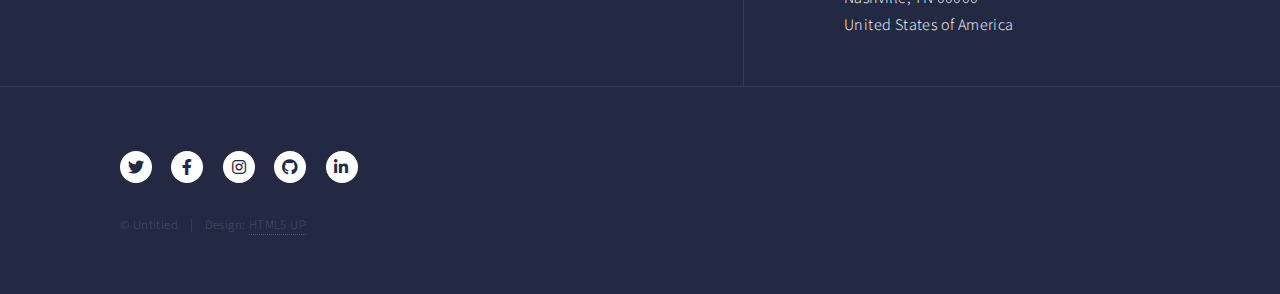
<file: landing.html>
<!DOCTYPE HTML>
<!--
	Forty by HTML5 UP
	html5up.net | @ajlkn
	Free for personal and commercial use under the CCA 3.0 license (html5up.net/license)
-->
<html>
	<head>
		<title>Watt Lawncare</title>
		<meta charset="utf-8" />
		<meta name="viewport" content="width=device-width, initial-scale=1, user-scalable=no" />
		<link rel="stylesheet" href="assets/css/main.css" />
		<noscript><link rel="stylesheet" href="assets/css/noscript.css" /></noscript>
	</head>
	<body class="is-preload">

		<!-- Wrapper -->
			<div id="wrapper">

				<!-- Header -->
				<!-- Note: The "styleN" class below should match that of the banner element. -->
					<header id="header" class="alt style2">
						<a href="index.html" class="logo"><strong>Forty</strong> <span>by HTML5 UP</span></a>
						<nav>
							<a href="#menu">Menu</a>
						</nav>
					</header>

				<!-- Menu -->
					<nav id="menu">
						<ul class="links">
							<li><a href="index.html">Home</a></li>
							<li><a href="landing.html">Landing</a></li>
							<li><a href="generic.html">Generic</a></li>
							<li><a href="elements.html">Elements</a></li>
						</ul>
						<ul class="actions stacked">
							<li><a href="#" class="button primary fit">Get Started</a></li>
							<li><a href="#" class="button fit">Log In</a></li>
						</ul>
					</nav>

				<!-- Banner -->
				<!-- Note: The "styleN" class below should match that of the header element. -->
					<section id="banner" class="style2">
						<div class="inner">
							<span class="image">
								<img src="images/pic07.jpg" alt="" />
							</span>
							<header class="major">
								<h1>Landing</h1>
							</header>
							<div class="content">
								<p>Lorem ipsum dolor sit amet nullam consequat<br />
								sed veroeros. tempus adipiscing nulla.</p>
							</div>
						</div>
					</section>

				<!-- Main -->
					<div id="main">

						<!-- One -->
							<section id="one">
								<div class="inner">
									<header class="major">
										<h2>Sed amet aliquam</h2>
									</header>
									<p>Nullam et orci eu lorem consequat tincidunt vivamus et sagittis magna sed nunc rhoncus condimentum sem. In efficitur ligula tate urna. Maecenas massa vel lacinia pellentesque lorem ipsum dolor. Nullam et orci eu lorem consequat tincidunt. Vivamus et sagittis libero. Nullam et orci eu lorem consequat tincidunt vivamus et sagittis magna sed nunc rhoncus condimentum sem. In efficitur ligula tate urna.</p>
								</div>
							</section>

						<!-- Two -->
							<section id="two" class="spotlights">
								<section>
									<a href="generic.html" class="image">
										<img src="images/pic08.jpg" alt="" data-position="center center" />
									</a>
									<div class="content">
										<div class="inner">
											<header class="major">
												<h3>Orci maecenas</h3>
											</header>
											<p>Nullam et orci eu lorem consequat tincidunt vivamus et sagittis magna sed nunc rhoncus condimentum sem. In efficitur ligula tate urna. Maecenas massa sed magna lacinia magna pellentesque lorem ipsum dolor. Nullam et orci eu lorem consequat tincidunt. Vivamus et sagittis tempus.</p>
											<ul class="actions">
												<li><a href="generic.html" class="button">Learn more</a></li>
											</ul>
										</div>
									</div>
								</section>
								<section>
									<a href="generic.html" class="image">
										<img src="images/pic09.jpg" alt="" data-position="top center" />
									</a>
									<div class="content">
										<div class="inner">
											<header class="major">
												<h3>Rhoncus magna</h3>
											</header>
											<p>Nullam et orci eu lorem consequat tincidunt vivamus et sagittis magna sed nunc rhoncus condimentum sem. In efficitur ligula tate urna. Maecenas massa sed magna lacinia magna pellentesque lorem ipsum dolor. Nullam et orci eu lorem consequat tincidunt. Vivamus et sagittis tempus.</p>
											<ul class="actions">
												<li><a href="generic.html" class="button">Learn more</a></li>
											</ul>
										</div>
									</div>
								</section>
								<section>
									<a href="generic.html" class="image">
										<img src="images/pic10.jpg" alt="" data-position="25% 25%" />
									</a>
									<div class="content">
										<div class="inner">
											<header class="major">
												<h3>Sed nunc ligula</h3>
											</header>
											<p>Nullam et orci eu lorem consequat tincidunt vivamus et sagittis magna sed nunc rhoncus condimentum sem. In efficitur ligula tate urna. Maecenas massa sed magna lacinia magna pellentesque lorem ipsum dolor. Nullam et orci eu lorem consequat tincidunt. Vivamus et sagittis tempus.</p>
											<ul class="actions">
												<li><a href="generic.html" class="button">Learn more</a></li>
											</ul>
										</div>
									</div>
								</section>
							</section>

						<!-- Three -->
							<section id="three">
								<div class="inner">
									<header class="major">
										<h2>Massa libero</h2>
									</header>
									<p>Nullam et orci eu lorem consequat tincidunt vivamus et sagittis libero. Mauris aliquet magna magna sed nunc rhoncus pharetra. Pellentesque condimentum sem. In efficitur ligula tate urna. Maecenas laoreet massa vel lacinia pellentesque lorem ipsum dolor. Nullam et orci eu lorem consequat tincidunt. Vivamus et sagittis libero. Mauris aliquet magna magna sed nunc rhoncus amet pharetra et feugiat tempus.</p>
									<ul class="actions">
										<li><a href="generic.html" class="button next">Get Started</a></li>
									</ul>
								</div>
							</section>

					</div>

				<!-- Contact -->
					<section id="contact">
						<div class="inner">
							<section>
								<form method="post" action="#">
									<div class="fields">
										<div class="field half">
											<label for="name">Name</label>
											<input type="text" name="name" id="name" />
										</div>
										<div class="field half">
											<label for="email">Email</label>
											<input type="text" name="email" id="email" />
										</div>
										<div class="field">
											<label for="message">Message</label>
											<textarea name="message" id="message" rows="6"></textarea>
										</div>
									</div>
									<ul class="actions">
										<li><input type="submit" value="Send Message" class="primary" /></li>
										<li><input type="reset" value="Clear" /></li>
									</ul>
								</form>
							</section>
							<section class="split">
								<section>
									<div class="contact-method">
										<span class="icon solid alt fa-envelope"></span>
										<h3>Email</h3>
										<a href="#">information@untitled.tld</a>
									</div>
								</section>
								<section>
									<div class="contact-method">
										<span class="icon solid alt fa-phone"></span>
										<h3>Phone</h3>
										<span>(000) 000-0000 x12387</span>
									</div>
								</section>
								<section>
									<div class="contact-method">
										<span class="icon solid alt fa-home"></span>
										<h3>Address</h3>
										<span>1234 Somewhere Road #5432<br />
										Nashville, TN 00000<br />
										United States of America</span>
									</div>
								</section>
							</section>
						</div>
					</section>

				<!-- Footer -->
					<footer id="footer">
						<div class="inner">
							<ul class="icons">
								<li><a href="#" class="icon brands alt fa-twitter"><span class="label">Twitter</span></a></li>
								<li><a href="#" class="icon brands alt fa-facebook-f"><span class="label">Facebook</span></a></li>
								<li><a href="#" class="icon brands alt fa-instagram"><span class="label">Instagram</span></a></li>
								<li><a href="#" class="icon brands alt fa-github"><span class="label">GitHub</span></a></li>
								<li><a href="#" class="icon brands alt fa-linkedin-in"><span class="label">LinkedIn</span></a></li>
							</ul>
							<ul class="copyright">
								<li>&copy; Untitled</li><li>Design: <a href="https://html5up.net">HTML5 UP</a></li>
							</ul>
						</div>
					</footer>

			</div>

		<!-- Scripts -->
			<script src="assets/js/jquery.min.js"></script>
			<script src="assets/js/jquery.scrolly.min.js"></script>
			<script src="assets/js/jquery.scrollex.min.js"></script>
			<script src="assets/js/browser.min.js"></script>
			<script src="assets/js/breakpoints.min.js"></script>
			<script src="assets/js/util.js"></script>
			<script src="assets/js/main.js"></script>

	</body>
</html>
</file>
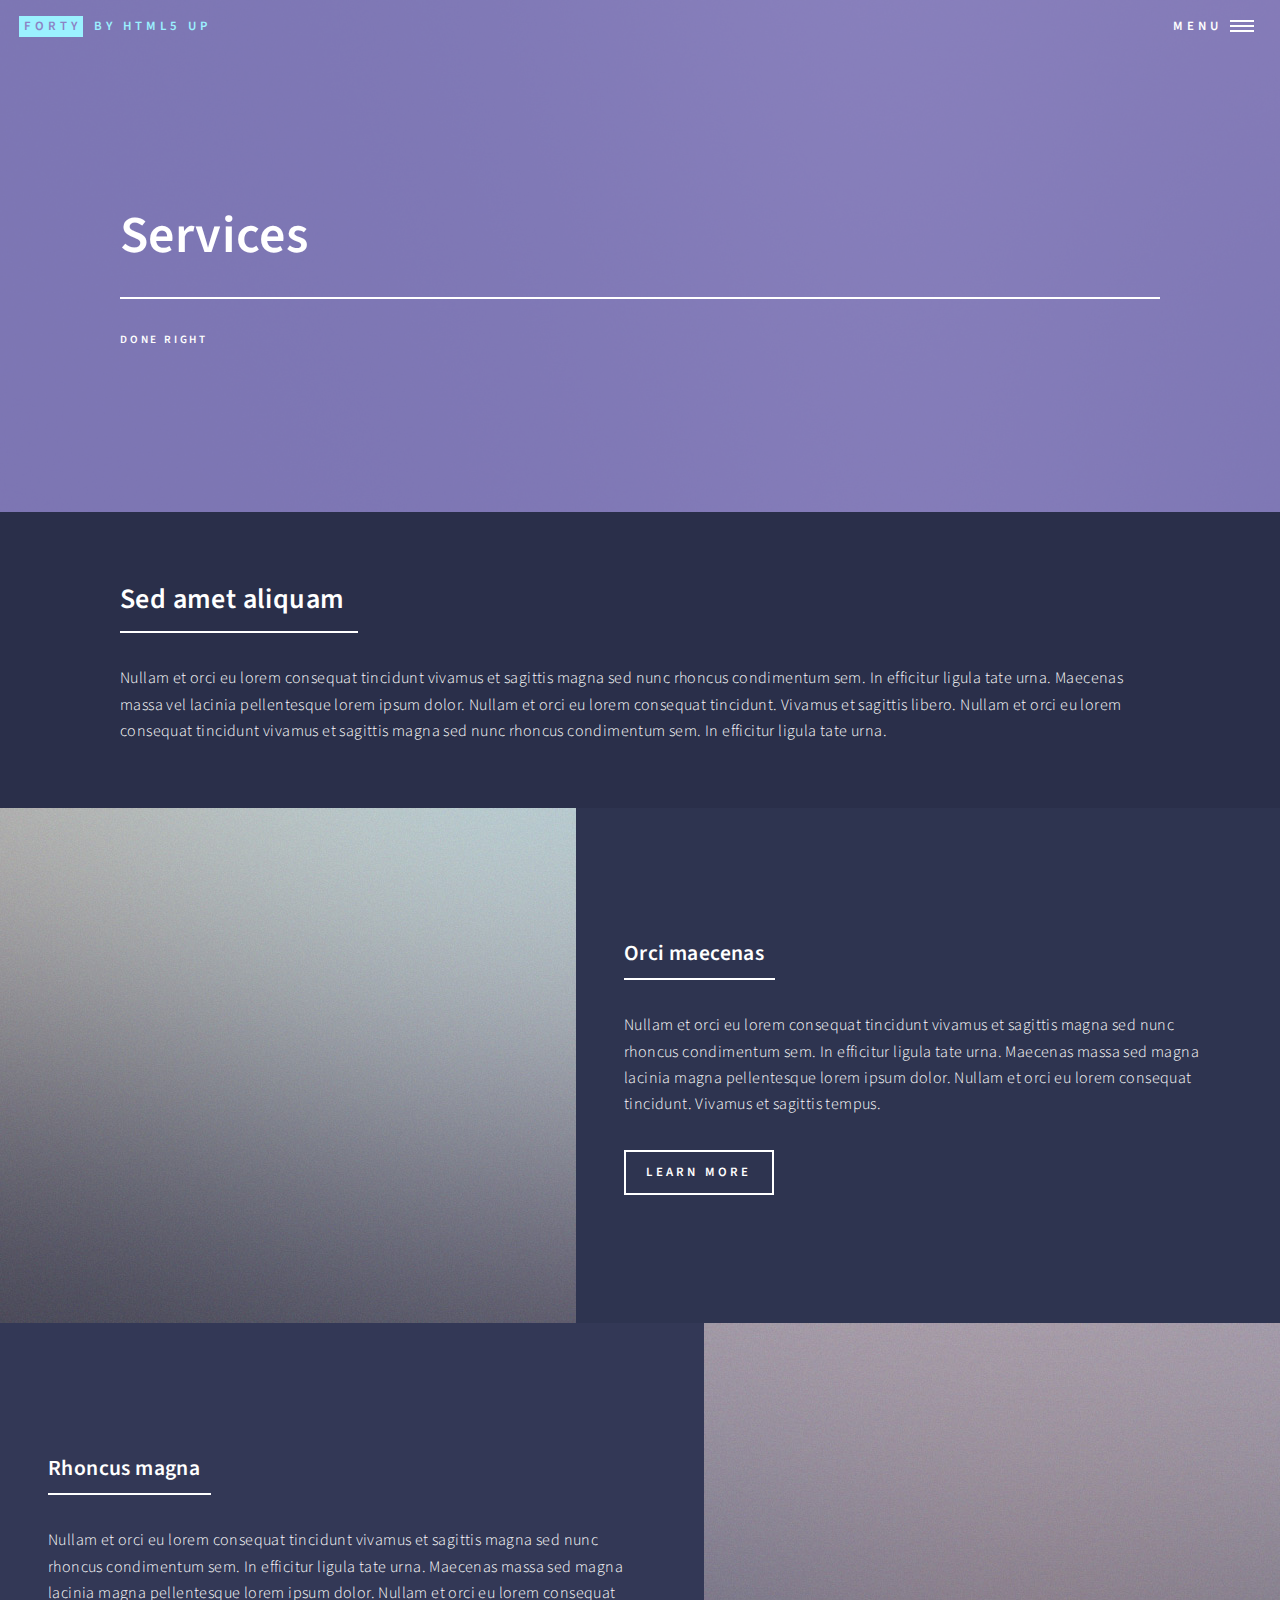
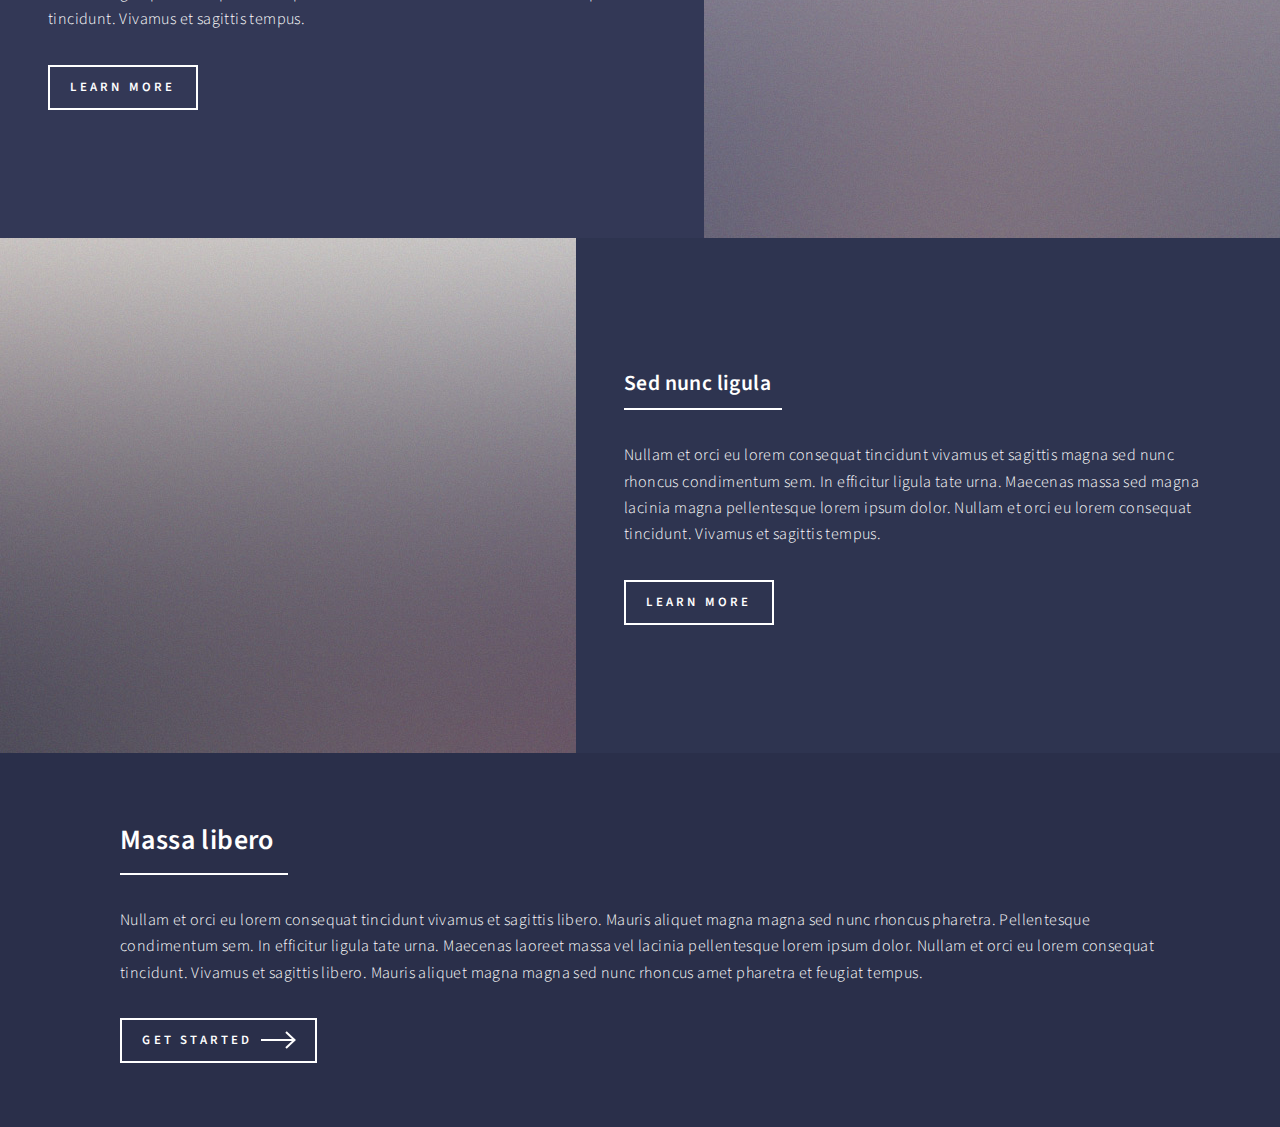
<file: Services.html>
<!DOCTYPE HTML>

<html>
	<head>
		<title>Watt Lawncare</title>
		<meta charset="utf-8" />
		<meta name="viewport" content="width=device-width, initial-scale=1, user-scalable=no" />
		<link rel="stylesheet" href="assets/css/main.css" />
		<noscript><link rel="stylesheet" href="assets/css/noscript.css" /></noscript>
	</head>
	<body class="is-preload">

		<!-- Wrapper -->
			<div id="wrapper">

				<!-- Header -->
				<!-- Note: The "styleN" class below should match that of the banner element. -->
					<header id="header" class="alt style2">
						<a href="index.html" class="logo"><strong>Forty</strong> <span>by HTML5 UP</span></a>
						<nav>
							<a href="#menu">Menu</a>
						</nav>
					</header>

				<!-- Menu -->
					<nav id="menu">
						<ul class="links">
							<li><a href="index.html">Home</a></li>
							<li><a href="Testimonials.html">Testimonials</a></li>
							<li><a href="generic.html">Generic</a></li>
							<li><a href="elements.html">Elements</a></li>
						</ul>
						<ul class="actions stacked">
							<li><a href="#" class="button primary fit">Get Started</a></li>
							<li><a href="#" class="button fit">Log In</a></li>
						</ul>
					</nav>

				<!-- Banner -->
				<!-- Note: The "styleN" class below should match that of the header element. -->
					<section id="banner" class="style2">
						<div class="inner">
							<span class="image">
								<img src="images/pic07.jpg" alt="" />
							</span>
							<header class="major">
								<h1>Services</h1>
							</header>
							<div class="content">
								<p>Done Right<br />
								</p>
							</div>
						</div>
					</section>

				<!-- Main -->
					<div id="main">

						<!-- One -->
							<section id="one">
								<div class="inner">
									<header class="major">
										<h2>Sed amet aliquam</h2>
									</header>
									<p>Nullam et orci eu lorem consequat tincidunt vivamus et sagittis magna sed nunc rhoncus condimentum sem. In efficitur ligula tate urna. Maecenas massa vel lacinia pellentesque lorem ipsum dolor. Nullam et orci eu lorem consequat tincidunt. Vivamus et sagittis libero. Nullam et orci eu lorem consequat tincidunt vivamus et sagittis magna sed nunc rhoncus condimentum sem. In efficitur ligula tate urna.</p>
								</div>
							</section>

						<!-- Two -->
							<section id="two" class="spotlights">
								<section>
									<a href="generic.html" class="image">
										<img src="images/pic08.jpg" alt="" data-position="center center" />
									</a>
									<div class="content">
										<div class="inner">
											<header class="major">
												<h3>Orci maecenas</h3>
											</header>
											<p>Nullam et orci eu lorem consequat tincidunt vivamus et sagittis magna sed nunc rhoncus condimentum sem. In efficitur ligula tate urna. Maecenas massa sed magna lacinia magna pellentesque lorem ipsum dolor. Nullam et orci eu lorem consequat tincidunt. Vivamus et sagittis tempus.</p>
											<ul class="actions">
												<li><a href="generic.html" class="button">Learn more</a></li>
											</ul>
										</div>
									</div>
								</section>
								<section>
									<a href="generic.html" class="image">
										<img src="images/pic09.jpg" alt="" data-position="top center" />
									</a>
									<div class="content">
										<div class="inner">
											<header class="major">
												<h3>Rhoncus magna</h3>
											</header>
											<p>Nullam et orci eu lorem consequat tincidunt vivamus et sagittis magna sed nunc rhoncus condimentum sem. In efficitur ligula tate urna. Maecenas massa sed magna lacinia magna pellentesque lorem ipsum dolor. Nullam et orci eu lorem consequat tincidunt. Vivamus et sagittis tempus.</p>
											<ul class="actions">
												<li><a href="generic.html" class="button">Learn more</a></li>
											</ul>
										</div>
									</div>
								</section>
								<section>
									<a href="generic.html" class="image">
										<img src="images/pic10.jpg" alt="" data-position="25% 25%" />
									</a>
									<div class="content">
										<div class="inner">
											<header class="major">
												<h3>Sed nunc ligula</h3>
											</header>
											<p>Nullam et orci eu lorem consequat tincidunt vivamus et sagittis magna sed nunc rhoncus condimentum sem. In efficitur ligula tate urna. Maecenas massa sed magna lacinia magna pellentesque lorem ipsum dolor. Nullam et orci eu lorem consequat tincidunt. Vivamus et sagittis tempus.</p>
											<ul class="actions">
												<li><a href="generic.html" class="button">Learn more</a></li>
											</ul>
										</div>
									</div>
								</section>
							</section>

						<!-- Three -->
							<section id="three">
								<div class="inner">
									<header class="major">
										<h2>Massa libero</h2>
									</header>
									<p>Nullam et orci eu lorem consequat tincidunt vivamus et sagittis libero. Mauris aliquet magna magna sed nunc rhoncus pharetra. Pellentesque condimentum sem. In efficitur ligula tate urna. Maecenas laoreet massa vel lacinia pellentesque lorem ipsum dolor. Nullam et orci eu lorem consequat tincidunt. Vivamus et sagittis libero. Mauris aliquet magna magna sed nunc rhoncus amet pharetra et feugiat tempus.</p>
									<ul class="actions">
										<li><a href="generic.html" class="button next">Get Started</a></li>
									</ul>
								</div>
							</section>

					</div>

				<!-- Contact -->  <!-- 
					<section id="contact">
						<div class="inner">
							<section>
								<form method="post" action="#">
									<div class="fields">
										<div class="field half">
											<label for="name">Name</label>
											<input type="text" name="name" id="name" />
										</div>
										<div class="field half">
											<label for="email">Email</label>
											<input type="text" name="email" id="email" />
										</div>
										<div class="field">
											<label for="message">Message</label>
											<textarea name="message" id="message" rows="6"></textarea>
										</div>
									</div>
									<ul class="actions">
										<li><input type="submit" value="Send Message" class="primary" /></li>
										<li><input type="reset" value="Clear" /></li>
									</ul>
								</form>
							</section>
							<section class="split">
								<section>
									<div class="contact-method">
										<span class="icon solid alt fa-envelope"></span>
										<h3>Email</h3>
										<a href="#">information@untitled.tld</a>
									</div>
								</section>
								<section>
									<div class="contact-method">
										<span class="icon solid alt fa-phone"></span>
										<h3>Phone</h3>
										<span>(000) 000-0000 x12387</span>
									</div>
								</section>
								<section>
									<div class="contact-method">
										<span class="icon solid alt fa-home"></span>
										<h3>Address</h3>
										<span>1234 Somewhere Road #5432<br />
										Nashville, TN 00000<br />
										United States of America</span>
									</div>
								</section>
							</section>
						</div>
					</section>-->

				<!-- Footer
					<footer id="footer">
						<div class="inner">
							<ul class="icons">
								<li><a href="#" class="icon brands alt fa-twitter"><span class="label">Twitter</span></a></li>
								<li><a href="#" class="icon brands alt fa-facebook-f"><span class="label">Facebook</span></a></li>
								<li><a href="#" class="icon brands alt fa-instagram"><span class="label">Instagram</span></a></li>
								<li><a href="#" class="icon brands alt fa-github"><span class="label">GitHub</span></a></li>
								<li><a href="#" class="icon brands alt fa-linkedin-in"><span class="label">LinkedIn</span></a></li>
							</ul>
							<ul class="copyright">
								<li>&copy; Untitled</li><li>Design: <a href="https://html5up.net">HTML5 UP</a></li>
							</ul>
						</div>
					</footer> -->

			</div>

		<!-- Scripts -->
			<script src="assets/js/jquery.min.js"></script>
			<script src="assets/js/jquery.scrolly.min.js"></script>
			<script src="assets/js/jquery.scrollex.min.js"></script>
			<script src="assets/js/browser.min.js"></script>
			<script src="assets/js/breakpoints.min.js"></script>
			<script src="assets/js/util.js"></script>
			<script src="assets/js/main.js"></script>

	</body>
</html>
</file>
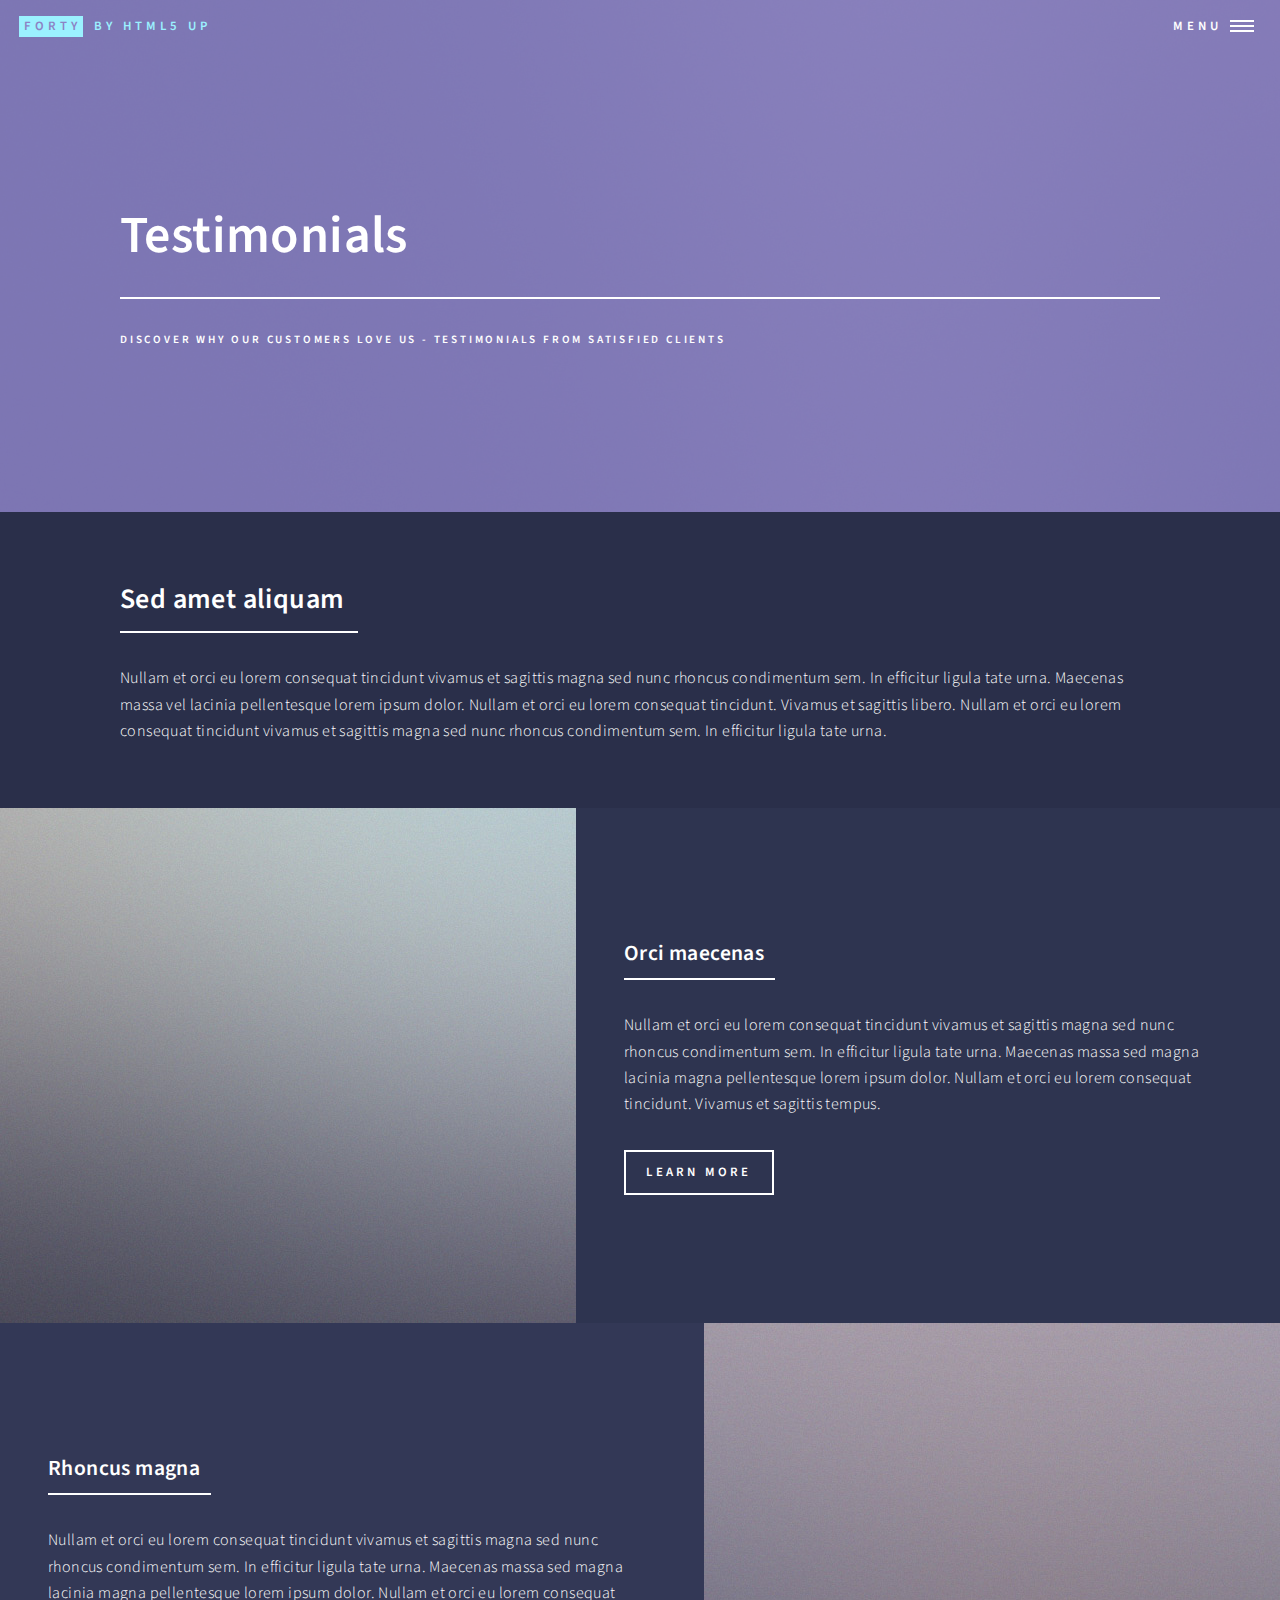
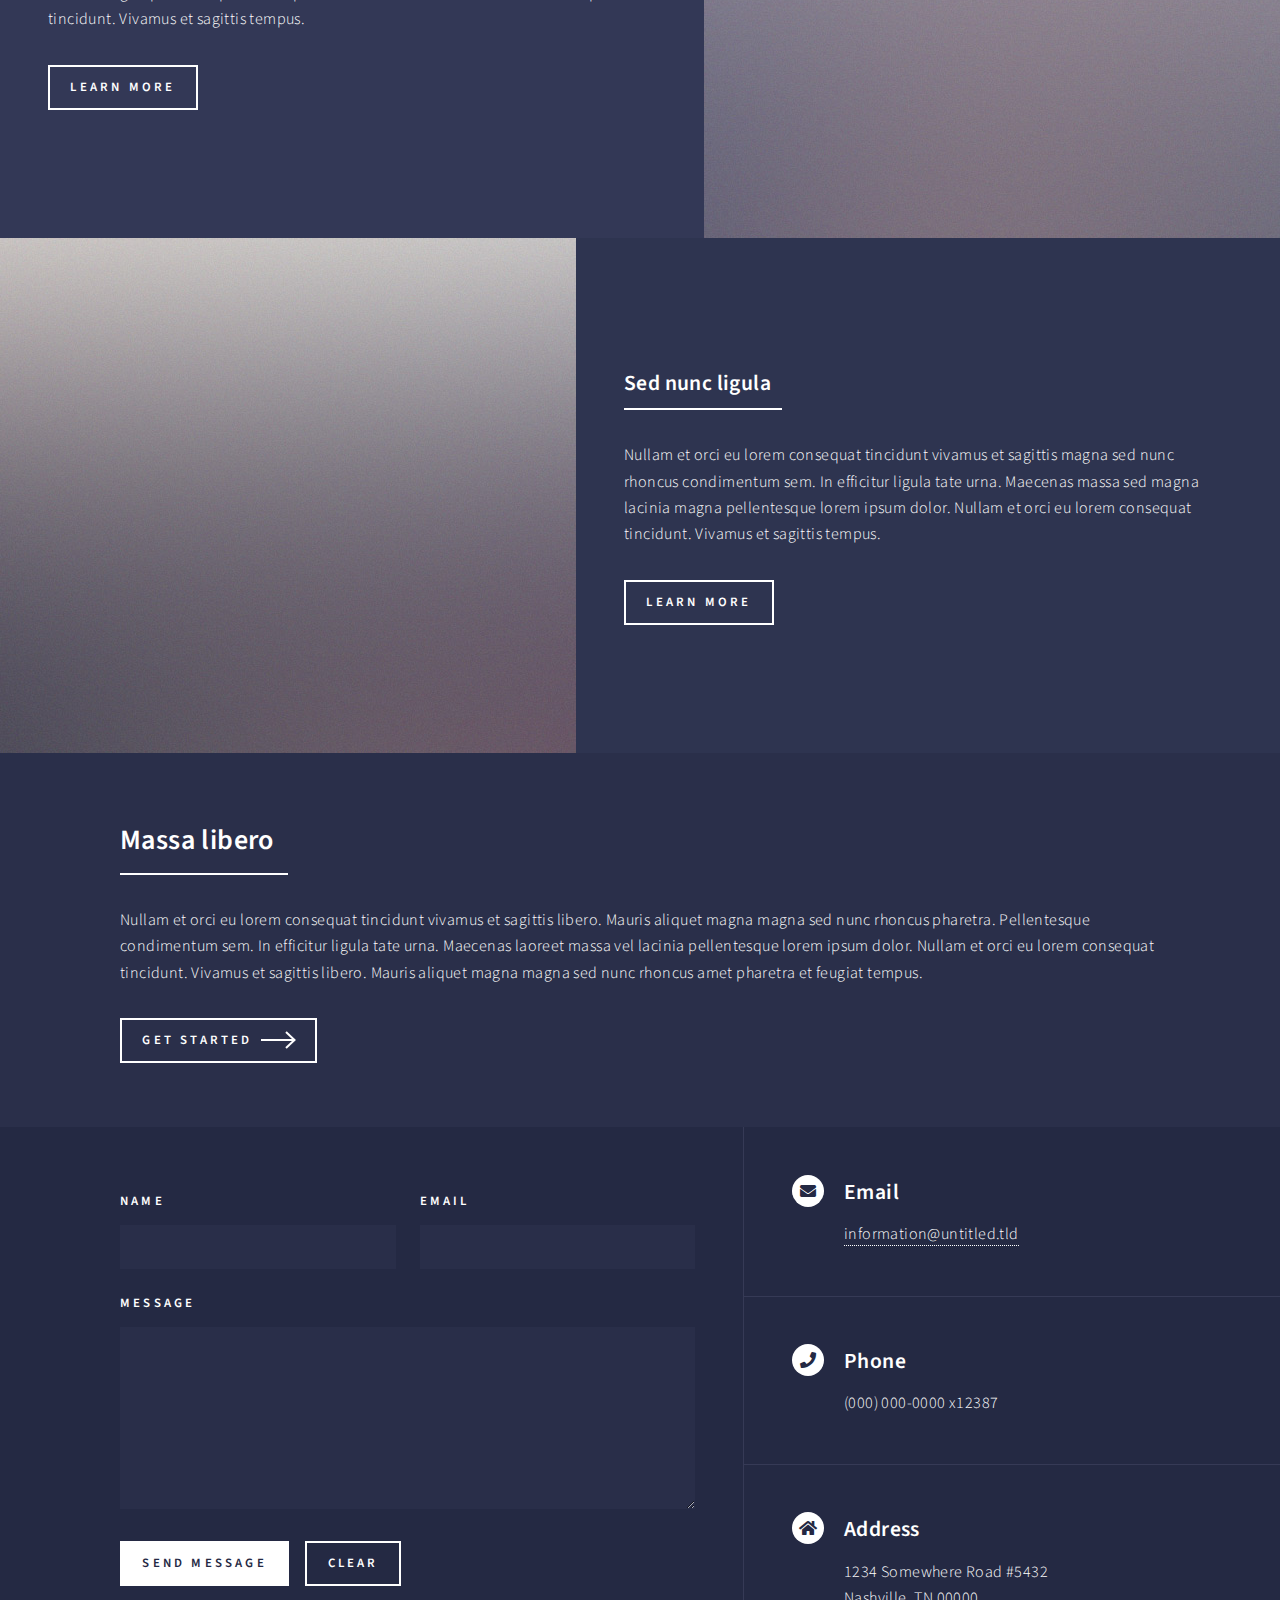
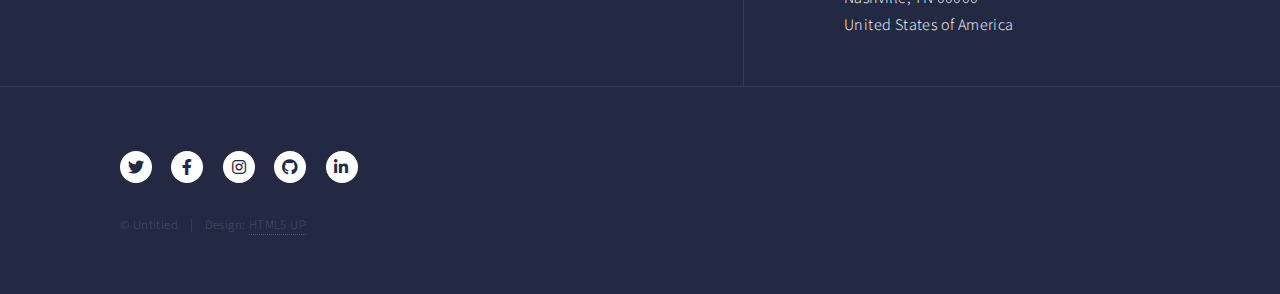
<file: Testimonials.html>
<!DOCTYPE HTML>
<!--
	Forty by HTML5 UP
	html5up.net | @ajlkn
	Free for personal and commercial use under the CCA 3.0 license (html5up.net/license)
-->
<html>
	<head>
		<title>Watt Lawncare</title>
		<meta charset="utf-8" />
		<meta name="viewport" content="width=device-width, initial-scale=1, user-scalable=no" />
		<link rel="stylesheet" href="assets/css/main.css" />
		<noscript><link rel="stylesheet" href="assets/css/noscript.css" /></noscript>
	</head>
	<body class="is-preload">

		<!-- Wrapper -->
			<div id="wrapper">

				<!-- Header -->
				<!-- Note: The "styleN" class below should match that of the banner element. -->
					<header id="header" class="alt style2">
						<a href="index.html" class="logo"><strong>Forty</strong> <span>by HTML5 UP</span></a>
						<nav>
							<a href="#menu">Menu</a>
						</nav>
					</header>

				<!-- Menu -->
					<nav id="menu">
						<ul class="links">
							<li><a href="index.html">Home</a></li>
							<li><a href="Testimonials.html">Testimonials</a></li>
							<li><a href="generic.html">Generic</a></li>
							<li><a href="elements.html">Elements</a></li>
						</ul>
						<ul class="actions stacked">
							<li><a href="#" class="button primary fit">Get Started</a></li>
							<li><a href="#" class="button fit">Log In</a></li>
						</ul>
					</nav>

				<!-- Banner -->
				<!-- Note: The "styleN" class below should match that of the header element. -->
					<section id="banner" class="style2">
						<div class="inner">
							<span class="image">
								<img src="images/pic07.jpg" alt="" />
							</span>
							<header class="major">
								<h1>Testimonials</h1>
							</header>
							<div class="content">
								<p>Discover Why Our Customers Love Us - Testimonials from Satisfied Clients<br />
								</p>
							</div>
						</div>
					</section>

				<!-- Main -->
					<div id="main">

						<!-- One -->
							<section id="one">
								<div class="inner">
									<header class="major">
										<h2>Sed amet aliquam</h2>
									</header>
									<p>Nullam et orci eu lorem consequat tincidunt vivamus et sagittis magna sed nunc rhoncus condimentum sem. In efficitur ligula tate urna. Maecenas massa vel lacinia pellentesque lorem ipsum dolor. Nullam et orci eu lorem consequat tincidunt. Vivamus et sagittis libero. Nullam et orci eu lorem consequat tincidunt vivamus et sagittis magna sed nunc rhoncus condimentum sem. In efficitur ligula tate urna.</p>
								</div>
							</section>

						<!-- Two -->
							<section id="two" class="spotlights">
								<section>
									<a href="generic.html" class="image">
										<img src="images/pic08.jpg" alt="" data-position="center center" />
									</a>
									<div class="content">
										<div class="inner">
											<header class="major">
												<h3>Orci maecenas</h3>
											</header>
											<p>Nullam et orci eu lorem consequat tincidunt vivamus et sagittis magna sed nunc rhoncus condimentum sem. In efficitur ligula tate urna. Maecenas massa sed magna lacinia magna pellentesque lorem ipsum dolor. Nullam et orci eu lorem consequat tincidunt. Vivamus et sagittis tempus.</p>
											<ul class="actions">
												<li><a href="generic.html" class="button">Learn more</a></li>
											</ul>
										</div>
									</div>
								</section>
								<section>
									<a href="generic.html" class="image">
										<img src="images/pic09.jpg" alt="" data-position="top center" />
									</a>
									<div class="content">
										<div class="inner">
											<header class="major">
												<h3>Rhoncus magna</h3>
											</header>
											<p>Nullam et orci eu lorem consequat tincidunt vivamus et sagittis magna sed nunc rhoncus condimentum sem. In efficitur ligula tate urna. Maecenas massa sed magna lacinia magna pellentesque lorem ipsum dolor. Nullam et orci eu lorem consequat tincidunt. Vivamus et sagittis tempus.</p>
											<ul class="actions">
												<li><a href="generic.html" class="button">Learn more</a></li>
											</ul>
										</div>
									</div>
								</section>
								<section>
									<a href="generic.html" class="image">
										<img src="images/pic10.jpg" alt="" data-position="25% 25%" />
									</a>
									<div class="content">
										<div class="inner">
											<header class="major">
												<h3>Sed nunc ligula</h3>
											</header>
											<p>Nullam et orci eu lorem consequat tincidunt vivamus et sagittis magna sed nunc rhoncus condimentum sem. In efficitur ligula tate urna. Maecenas massa sed magna lacinia magna pellentesque lorem ipsum dolor. Nullam et orci eu lorem consequat tincidunt. Vivamus et sagittis tempus.</p>
											<ul class="actions">
												<li><a href="generic.html" class="button">Learn more</a></li>
											</ul>
										</div>
									</div>
								</section>
							</section>

						<!-- Three -->
							<section id="three">
								<div class="inner">
									<header class="major">
										<h2>Massa libero</h2>
									</header>
									<p>Nullam et orci eu lorem consequat tincidunt vivamus et sagittis libero. Mauris aliquet magna magna sed nunc rhoncus pharetra. Pellentesque condimentum sem. In efficitur ligula tate urna. Maecenas laoreet massa vel lacinia pellentesque lorem ipsum dolor. Nullam et orci eu lorem consequat tincidunt. Vivamus et sagittis libero. Mauris aliquet magna magna sed nunc rhoncus amet pharetra et feugiat tempus.</p>
									<ul class="actions">
										<li><a href="generic.html" class="button next">Get Started</a></li>
									</ul>
								</div>
							</section>

					</div>

				<!-- Contact -->
					<section id="contact">
						<div class="inner">
							<section>
								<form method="post" action="#">
									<div class="fields">
										<div class="field half">
											<label for="name">Name</label>
											<input type="text" name="name" id="name" />
										</div>
										<div class="field half">
											<label for="email">Email</label>
											<input type="text" name="email" id="email" />
										</div>
										<div class="field">
											<label for="message">Message</label>
											<textarea name="message" id="message" rows="6"></textarea>
										</div>
									</div>
									<ul class="actions">
										<li><input type="submit" value="Send Message" class="primary" /></li>
										<li><input type="reset" value="Clear" /></li>
									</ul>
								</form>
							</section>
							<section class="split">
								<section>
									<div class="contact-method">
										<span class="icon solid alt fa-envelope"></span>
										<h3>Email</h3>
										<a href="#">information@untitled.tld</a>
									</div>
								</section>
								<section>
									<div class="contact-method">
										<span class="icon solid alt fa-phone"></span>
										<h3>Phone</h3>
										<span>(000) 000-0000 x12387</span>
									</div>
								</section>
								<section>
									<div class="contact-method">
										<span class="icon solid alt fa-home"></span>
										<h3>Address</h3>
										<span>1234 Somewhere Road #5432<br />
										Nashville, TN 00000<br />
										United States of America</span>
									</div>
								</section>
							</section>
						</div>
					</section>

				<!-- Footer -->
					<footer id="footer">
						<div class="inner">
							<ul class="icons">
								<li><a href="#" class="icon brands alt fa-twitter"><span class="label">Twitter</span></a></li>
								<li><a href="#" class="icon brands alt fa-facebook-f"><span class="label">Facebook</span></a></li>
								<li><a href="#" class="icon brands alt fa-instagram"><span class="label">Instagram</span></a></li>
								<li><a href="#" class="icon brands alt fa-github"><span class="label">GitHub</span></a></li>
								<li><a href="#" class="icon brands alt fa-linkedin-in"><span class="label">LinkedIn</span></a></li>
							</ul>
							<ul class="copyright">
								<li>&copy; Untitled</li><li>Design: <a href="https://html5up.net">HTML5 UP</a></li>
							</ul>
						</div>
					</footer>

			</div>

		<!-- Scripts -->
			<script src="assets/js/jquery.min.js"></script>
			<script src="assets/js/jquery.scrolly.min.js"></script>
			<script src="assets/js/jquery.scrollex.min.js"></script>
			<script src="assets/js/browser.min.js"></script>
			<script src="assets/js/breakpoints.min.js"></script>
			<script src="assets/js/util.js"></script>
			<script src="assets/js/main.js"></script>

	</body>
</html>
</file>
<file: assets/css/noscript.css>
/*
	Forty by HTML5 UP
	html5up.net | @ajlkn
	Free for personal and commercial use under the CCA 3.0 license (html5up.net/license)
*/

/* Banner */

	body.is-preload #banner:after {
		opacity: 0.85;
	}

	body.is-preload #banner > .inner {
		-moz-filter: none;
		-webkit-filter: none;
		-ms-filter: none;
		filter: none;
		-moz-transform: none;
		-webkit-transform: none;
		-ms-transform: none;
		transform: none;
		opacity: 1;
	}
</file>
<file: assets/css/main.css>
@import url(fontawesome-all.min.css);
@import url("https://fonts.googleapis.com/css?family=Source+Sans+Pro:300,300italic,600,600italic");

/*
	Forty by HTML5 UP
	html5up.net | @ajlkn
	Free for personal and commercial use under the CCA 3.0 license (html5up.net/license)
*/

html, body, div, span, applet, object,
iframe, h1, h2, h3, h4, h5, h6, p, blockquote,
pre, a, abbr, acronym, address, big, cite,
code, del, dfn, em, img, ins, kbd, q, s, samp,
small, strike, strong, sub, sup, tt, var, b,
u, i, center, dl, dt, dd, ol, ul, li, fieldset,
form, label, legend, table, caption, tbody,
tfoot, thead, tr, th, td, article, aside,
canvas, details, embed, figure, figcaption,
footer, header, hgroup, menu, nav, output, ruby,
section, summary, time, mark, audio, video {
	margin: 0;
	padding: 0;
	border: 0;
	font-size: 100%;
	font: inherit;
	vertical-align: baseline;}

article, aside, details, figcaption, figure,
footer, header, hgroup, menu, nav, section {
	display: block;}

body {
	line-height: 1;
}

ol, ul {
	list-style: none;
}

blockquote, q {
	quotes: none;
}

	blockquote:before, blockquote:after, q:before, q:after {
		content: '';
		content: none;
	}

table {
	border-collapse: collapse;
	border-spacing: 0;
}

body {
	-webkit-text-size-adjust: none;
}

mark {
	background-color: transparent;
	color: inherit;
}

input::-moz-focus-inner {
	border: 0;
	padding: 0;
}

input, select, textarea {
	-moz-appearance: none;
	-webkit-appearance: none;
	-ms-appearance: none;
	appearance: none;
}

/* Basic */

	@-ms-viewport {
		width: device-width;
	}

	body {
		-ms-overflow-style: scrollbar;
	}

	@media screen and (max-width: 480px) {

		html, body {
			min-width: 320px;
		}

	}

	html {
		box-sizing: border-box;
	}

	*, *:before, *:after {
		box-sizing: inherit;
	}

	body {
		background: #242943;
	}

		body.is-preload *, body.is-preload *:before, body.is-preload *:after {
			-moz-animation: none !important;
			-webkit-animation: none !important;
			-ms-animation: none !important;
			animation: none !important;
			-moz-transition: none !important;
			-webkit-transition: none !important;
			-ms-transition: none !important;
			transition: none !important;
		}

/* Type */

	body, input, select, textarea {
		color: #ffffff;
		font-family: "Source Sans Pro", Helvetica, sans-serif;
		font-size: 17pt;
		font-weight: 300;
		letter-spacing: 0.025em;
		line-height: 1.65;
	}

		@media screen and (max-width: 1680px) {

			body, input, select, textarea {
				font-size: 14pt;
			}

		}

		@media screen and (max-width: 1280px) {

			body, input, select, textarea {
				font-size: 12pt;
			}

		}

		@media screen and (max-width: 360px) {

			body, input, select, textarea {
				font-size: 11pt;
			}

		}

	a {
		-moz-transition: color 0.2s ease-in-out, border-bottom-color 0.2s ease-in-out;
		-webkit-transition: color 0.2s ease-in-out, border-bottom-color 0.2s ease-in-out;
		-ms-transition: color 0.2s ease-in-out, border-bottom-color 0.2s ease-in-out;
		transition: color 0.2s ease-in-out, border-bottom-color 0.2s ease-in-out;
		border-bottom: dotted 1px;
		color: inherit;
		text-decoration: none;
	}

		a:hover {
			border-bottom-color: transparent;
			color: #9bf1ff !important;
		}

		a:active {
			color: #53e3fb !important;
		}

	strong, b {
		color: #ffffff;
		font-weight: 600;
	}

	em, i {
		font-style: italic;
	}

	p {
		margin: 0 0 2em 0;
	}

	h1, h2, h3, h4, h5, h6 {
		color: #ffffff;
		font-weight: 600;
		line-height: 1.65;
		margin: 0 0 1em 0;
	}

		h1 a, h2 a, h3 a, h4 a, h5 a, h6 a {
			color: inherit;
			border-bottom: 0;
		}

	h1 {
		font-size: 2.5em;
	}

	h2 {
		font-size: 1.75em;
	}

	h3 {
		font-size: 1.35em;
	}

	h4 {
		font-size: 1.1em;
	}

	h5 {
		font-size: 0.9em;
	}

	h6 {
		font-size: 0.7em;
	}

	@media screen and (max-width: 736px) {

		h1 {
			font-size: 2em;
		}

		h2 {
			font-size: 1.5em;
		}

		h3 {
			font-size: 1.25em;
		}

	}

	sub {
		font-size: 0.8em;
		position: relative;
		top: 0.5em;
	}

	sup {
		font-size: 0.8em;
		position: relative;
		top: -0.5em;
	}

	blockquote {
		border-left: solid 4px rgba(212, 212, 255, 0.1);
		font-style: italic;
		margin: 0 0 2em 0;
		padding: 0.5em 0 0.5em 2em;
	}

	code {
		background: rgba(212, 212, 255, 0.035);
		font-family: "Courier New", monospace;
		font-size: 0.9em;
		margin: 0 0.25em;
		padding: 0.25em 0.65em;
	}

	pre {
		-webkit-overflow-scrolling: touch;
		font-family: "Courier New", monospace;
		font-size: 0.9em;
		margin: 0 0 2em 0;
	}

		pre code {
			display: block;
			line-height: 1.75;
			padding: 1em 1.5em;
			overflow-x: auto;
		}

	hr {
		border: 0;
		border-bottom: solid 1px rgba(212, 212, 255, 0.1);
		margin: 2em 0;
	}

		hr.major {
			margin: 3em 0;
		}

	.align-left {
		text-align: left;
	}

	.align-center {
		text-align: center;
	}

	.align-right {
		text-align: right;
	}

/* Row */

	.row {
		display: flex;
		flex-wrap: wrap;
		box-sizing: border-box;
		align-items: stretch;
	}

		.row > * {
			box-sizing: border-box;
		}

		.row.gtr-uniform > * > :last-child {
			margin-bottom: 0;
		}

		.row.aln-left {
			justify-content: flex-start;
		}

		.row.aln-center {
			justify-content: center;
		}

		.row.aln-right {
			justify-content: flex-end;
		}

		.row.aln-top {
			align-items: flex-start;
		}

		.row.aln-middle {
			align-items: center;
		}

		.row.aln-bottom {
			align-items: flex-end;
		}

		.row > .imp {
			order: -1;
		}

		.row > .col-1 {
			width: 8.33333%;
		}

		.row > .off-1 {
			margin-left: 8.33333%;
		}

		.row > .col-2 {
			width: 16.66667%;
		}

		.row > .off-2 {
			margin-left: 16.66667%;
		}

		.row > .col-3 {
			width: 25%;
		}

		.row > .off-3 {
			margin-left: 25%;
		}

		.row > .col-4 {
			width: 33.33333%;
		}

		.row > .off-4 {
			margin-left: 33.33333%;
		}

		.row > .col-5 {
			width: 41.66667%;
		}

		.row > .off-5 {
			margin-left: 41.66667%;
		}

		.row > .col-6 {
			width: 50%;
		}

		.row > .off-6 {
			margin-left: 50%;
		}

		.row > .col-7 {
			width: 58.33333%;
		}

		.row > .off-7 {
			margin-left: 58.33333%;
		}

		.row > .col-8 {
			width: 66.66667%;
		}

		.row > .off-8 {
			margin-left: 66.66667%;
		}

		.row > .col-9 {
			width: 75%;
		}

		.row > .off-9 {
			margin-left: 75%;
		}

		.row > .col-10 {
			width: 83.33333%;
		}

		.row > .off-10 {
			margin-left: 83.33333%;
		}

		.row > .col-11 {
			width: 91.66667%;
		}

		.row > .off-11 {
			margin-left: 91.66667%;
		}

		.row > .col-12 {
			width: 100%;
		}

		.row > .off-12 {
			margin-left: 100%;
		}

		.row.gtr-0 {
			margin-top: 0;
			margin-left: 0em;
		}

			.row.gtr-0 > * {
				padding: 0 0 0 0em;
			}

			.row.gtr-0.gtr-uniform {
				margin-top: 0em;
			}

				.row.gtr-0.gtr-uniform > * {
					padding-top: 0em;
				}

		.row.gtr-25 {
			margin-top: 0;
			margin-left: -0.5em;
		}

			.row.gtr-25 > * {
				padding: 0 0 0 0.5em;
			}

			.row.gtr-25.gtr-uniform {
				margin-top: -0.5em;
			}

				.row.gtr-25.gtr-uniform > * {
					padding-top: 0.5em;
				}

		.row.gtr-50 {
			margin-top: 0;
			margin-left: -1em;
		}

			.row.gtr-50 > * {
				padding: 0 0 0 1em;
			}

			.row.gtr-50.gtr-uniform {
				margin-top: -1em;
			}

				.row.gtr-50.gtr-uniform > * {
					padding-top: 1em;
				}

		.row {
			margin-top: 0;
			margin-left: -2em;
		}

			.row > * {
				padding: 0 0 0 2em;
			}

			.row.gtr-uniform {
				margin-top: -2em;
			}

				.row.gtr-uniform > * {
					padding-top: 2em;
				}

		.row.gtr-150 {
			margin-top: 0;
			margin-left: -3em;
		}

			.row.gtr-150 > * {
				padding: 0 0 0 3em;
			}

			.row.gtr-150.gtr-uniform {
				margin-top: -3em;
			}

				.row.gtr-150.gtr-uniform > * {
					padding-top: 3em;
				}

		.row.gtr-200 {
			margin-top: 0;
			margin-left: -4em;
		}

			.row.gtr-200 > * {
				padding: 0 0 0 4em;
			}

			.row.gtr-200.gtr-uniform {
				margin-top: -4em;
			}

				.row.gtr-200.gtr-uniform > * {
					padding-top: 4em;
				}

		@media screen and (max-width: 1680px) {

			.row {
				display: flex;
				flex-wrap: wrap;
				box-sizing: border-box;
				align-items: stretch;
			}

				.row > * {
					box-sizing: border-box;
				}

				.row.gtr-uniform > * > :last-child {
					margin-bottom: 0;
				}

				.row.aln-left {
					justify-content: flex-start;
				}

				.row.aln-center {
					justify-content: center;
				}

				.row.aln-right {
					justify-content: flex-end;
				}

				.row.aln-top {
					align-items: flex-start;
				}

				.row.aln-middle {
					align-items: center;
				}

				.row.aln-bottom {
					align-items: flex-end;
				}

				.row > .imp-xlarge {
					order: -1;
				}

				.row > .col-1-xlarge {
					width: 8.33333%;
				}

				.row > .off-1-xlarge {
					margin-left: 8.33333%;
				}

				.row > .col-2-xlarge {
					width: 16.66667%;
				}

				.row > .off-2-xlarge {
					margin-left: 16.66667%;
				}

				.row > .col-3-xlarge {
					width: 25%;
				}

				.row > .off-3-xlarge {
					margin-left: 25%;
				}

				.row > .col-4-xlarge {
					width: 33.33333%;
				}

				.row > .off-4-xlarge {
					margin-left: 33.33333%;
				}

				.row > .col-5-xlarge {
					width: 41.66667%;
				}

				.row > .off-5-xlarge {
					margin-left: 41.66667%;
				}

				.row > .col-6-xlarge {
					width: 50%;
				}

				.row > .off-6-xlarge {
					margin-left: 50%;
				}

				.row > .col-7-xlarge {
					width: 58.33333%;
				}

				.row > .off-7-xlarge {
					margin-left: 58.33333%;
				}

				.row > .col-8-xlarge {
					width: 66.66667%;
				}

				.row > .off-8-xlarge {
					margin-left: 66.66667%;
				}

				.row > .col-9-xlarge {
					width: 75%;
				}

				.row > .off-9-xlarge {
					margin-left: 75%;
				}

				.row > .col-10-xlarge {
					width: 83.33333%;
				}

				.row > .off-10-xlarge {
					margin-left: 83.33333%;
				}

				.row > .col-11-xlarge {
					width: 91.66667%;
				}

				.row > .off-11-xlarge {
					margin-left: 91.66667%;
				}

				.row > .col-12-xlarge {
					width: 100%;
				}

				.row > .off-12-xlarge {
					margin-left: 100%;
				}

				.row.gtr-0 {
					margin-top: 0;
					margin-left: 0em;
				}

					.row.gtr-0 > * {
						padding: 0 0 0 0em;
					}

					.row.gtr-0.gtr-uniform {
						margin-top: 0em;
					}

						.row.gtr-0.gtr-uniform > * {
							padding-top: 0em;
						}

				.row.gtr-25 {
					margin-top: 0;
					margin-left: -0.5em;
				}

					.row.gtr-25 > * {
						padding: 0 0 0 0.5em;
					}

					.row.gtr-25.gtr-uniform {
						margin-top: -0.5em;
					}

						.row.gtr-25.gtr-uniform > * {
							padding-top: 0.5em;
						}

				.row.gtr-50 {
					margin-top: 0;
					margin-left: -1em;
				}

					.row.gtr-50 > * {
						padding: 0 0 0 1em;
					}

					.row.gtr-50.gtr-uniform {
						margin-top: -1em;
					}

						.row.gtr-50.gtr-uniform > * {
							padding-top: 1em;
						}

				.row {
					margin-top: 0;
					margin-left: -2em;
				}

					.row > * {
						padding: 0 0 0 2em;
					}

					.row.gtr-uniform {
						margin-top: -2em;
					}

						.row.gtr-uniform > * {
							padding-top: 2em;
						}

				.row.gtr-150 {
					margin-top: 0;
					margin-left: -3em;
				}

					.row.gtr-150 > * {
						padding: 0 0 0 3em;
					}

					.row.gtr-150.gtr-uniform {
						margin-top: -3em;
					}

						.row.gtr-150.gtr-uniform > * {
							padding-top: 3em;
						}

				.row.gtr-200 {
					margin-top: 0;
					margin-left: -4em;
				}

					.row.gtr-200 > * {
						padding: 0 0 0 4em;
					}

					.row.gtr-200.gtr-uniform {
						margin-top: -4em;
					}

						.row.gtr-200.gtr-uniform > * {
							padding-top: 4em;
						}

		}

		@media screen and (max-width: 1280px) {

			.row {
				display: flex;
				flex-wrap: wrap;
				box-sizing: border-box;
				align-items: stretch;
			}

				.row > * {
					box-sizing: border-box;
				}

				.row.gtr-uniform > * > :last-child {
					margin-bottom: 0;
				}

				.row.aln-left {
					justify-content: flex-start;
				}

				.row.aln-center {
					justify-content: center;
				}

				.row.aln-right {
					justify-content: flex-end;
				}

				.row.aln-top {
					align-items: flex-start;
				}

				.row.aln-middle {
					align-items: center;
				}

				.row.aln-bottom {
					align-items: flex-end;
				}

				.row > .imp-large {
					order: -1;
				}

				.row > .col-1-large {
					width: 8.33333%;
				}

				.row > .off-1-large {
					margin-left: 8.33333%;
				}

				.row > .col-2-large {
					width: 16.66667%;
				}

				.row > .off-2-large {
					margin-left: 16.66667%;
				}

				.row > .col-3-large {
					width: 25%;
				}

				.row > .off-3-large {
					margin-left: 25%;
				}

				.row > .col-4-large {
					width: 33.33333%;
				}

				.row > .off-4-large {
					margin-left: 33.33333%;
				}

				.row > .col-5-large {
					width: 41.66667%;
				}

				.row > .off-5-large {
					margin-left: 41.66667%;
				}

				.row > .col-6-large {
					width: 50%;
				}

				.row > .off-6-large {
					margin-left: 50%;
				}

				.row > .col-7-large {
					width: 58.33333%;
				}

				.row > .off-7-large {
					margin-left: 58.33333%;
				}

				.row > .col-8-large {
					width: 66.66667%;
				}

				.row > .off-8-large {
					margin-left: 66.66667%;
				}

				.row > .col-9-large {
					width: 75%;
				}

				.row > .off-9-large {
					margin-left: 75%;
				}

				.row > .col-10-large {
					width: 83.33333%;
				}

				.row > .off-10-large {
					margin-left: 83.33333%;
				}

				.row > .col-11-large {
					width: 91.66667%;
				}

				.row > .off-11-large {
					margin-left: 91.66667%;
				}

				.row > .col-12-large {
					width: 100%;
				}

				.row > .off-12-large {
					margin-left: 100%;
				}

				.row.gtr-0 {
					margin-top: 0;
					margin-left: 0em;
				}

					.row.gtr-0 > * {
						padding: 0 0 0 0em;
					}

					.row.gtr-0.gtr-uniform {
						margin-top: 0em;
					}

						.row.gtr-0.gtr-uniform > * {
							padding-top: 0em;
						}

				.row.gtr-25 {
					margin-top: 0;
					margin-left: -0.375em;
				}

					.row.gtr-25 > * {
						padding: 0 0 0 0.375em;
					}

					.row.gtr-25.gtr-uniform {
						margin-top: -0.375em;
					}

						.row.gtr-25.gtr-uniform > * {
							padding-top: 0.375em;
						}

				.row.gtr-50 {
					margin-top: 0;
					margin-left: -0.75em;
				}

					.row.gtr-50 > * {
						padding: 0 0 0 0.75em;
					}

					.row.gtr-50.gtr-uniform {
						margin-top: -0.75em;
					}

						.row.gtr-50.gtr-uniform > * {
							padding-top: 0.75em;
						}

				.row {
					margin-top: 0;
					margin-left: -1.5em;
				}

					.row > * {
						padding: 0 0 0 1.5em;
					}

					.row.gtr-uniform {
						margin-top: -1.5em;
					}

						.row.gtr-uniform > * {
							padding-top: 1.5em;
						}

				.row.gtr-150 {
					margin-top: 0;
					margin-left: -2.25em;
				}

					.row.gtr-150 > * {
						padding: 0 0 0 2.25em;
					}

					.row.gtr-150.gtr-uniform {
						margin-top: -2.25em;
					}

						.row.gtr-150.gtr-uniform > * {
							padding-top: 2.25em;
						}

				.row.gtr-200 {
					margin-top: 0;
					margin-left: -3em;
				}

					.row.gtr-200 > * {
						padding: 0 0 0 3em;
					}

					.row.gtr-200.gtr-uniform {
						margin-top: -3em;
					}

						.row.gtr-200.gtr-uniform > * {
							padding-top: 3em;
						}

		}

		@media screen and (max-width: 980px) {

			.row {
				display: flex;
				flex-wrap: wrap;
				box-sizing: border-box;
				align-items: stretch;
			}

				.row > * {
					box-sizing: border-box;
				}

				.row.gtr-uniform > * > :last-child {
					margin-bottom: 0;
				}

				.row.aln-left {
					justify-content: flex-start;
				}

				.row.aln-center {
					justify-content: center;
				}

				.row.aln-right {
					justify-content: flex-end;
				}

				.row.aln-top {
					align-items: flex-start;
				}

				.row.aln-middle {
					align-items: center;
				}

				.row.aln-bottom {
					align-items: flex-end;
				}

				.row > .imp-medium {
					order: -1;
				}

				.row > .col-1-medium {
					width: 8.33333%;
				}

				.row > .off-1-medium {
					margin-left: 8.33333%;
				}

				.row > .col-2-medium {
					width: 16.66667%;
				}

				.row > .off-2-medium {
					margin-left: 16.66667%;
				}

				.row > .col-3-medium {
					width: 25%;
				}

				.row > .off-3-medium {
					margin-left: 25%;
				}

				.row > .col-4-medium {
					width: 33.33333%;
				}

				.row > .off-4-medium {
					margin-left: 33.33333%;
				}

				.row > .col-5-medium {
					width: 41.66667%;
				}

				.row > .off-5-medium {
					margin-left: 41.66667%;
				}

				.row > .col-6-medium {
					width: 50%;
				}

				.row > .off-6-medium {
					margin-left: 50%;
				}

				.row > .col-7-medium {
					width: 58.33333%;
				}

				.row > .off-7-medium {
					margin-left: 58.33333%;
				}

				.row > .col-8-medium {
					width: 66.66667%;
				}

				.row > .off-8-medium {
					margin-left: 66.66667%;
				}

				.row > .col-9-medium {
					width: 75%;
				}

				.row > .off-9-medium {
					margin-left: 75%;
				}

				.row > .col-10-medium {
					width: 83.33333%;
				}

				.row > .off-10-medium {
					margin-left: 83.33333%;
				}

				.row > .col-11-medium {
					width: 91.66667%;
				}

				.row > .off-11-medium {
					margin-left: 91.66667%;
				}

				.row > .col-12-medium {
					width: 100%;
				}

				.row > .off-12-medium {
					margin-left: 100%;
				}

				.row.gtr-0 {
					margin-top: 0;
					margin-left: 0em;
				}

					.row.gtr-0 > * {
						padding: 0 0 0 0em;
					}

					.row.gtr-0.gtr-uniform {
						margin-top: 0em;
					}

						.row.gtr-0.gtr-uniform > * {
							padding-top: 0em;
						}

				.row.gtr-25 {
					margin-top: 0;
					margin-left: -0.375em;
				}

					.row.gtr-25 > * {
						padding: 0 0 0 0.375em;
					}

					.row.gtr-25.gtr-uniform {
						margin-top: -0.375em;
					}

						.row.gtr-25.gtr-uniform > * {
							padding-top: 0.375em;
						}

				.row.gtr-50 {
					margin-top: 0;
					margin-left: -0.75em;
				}

					.row.gtr-50 > * {
						padding: 0 0 0 0.75em;
					}

					.row.gtr-50.gtr-uniform {
						margin-top: -0.75em;
					}

						.row.gtr-50.gtr-uniform > * {
							padding-top: 0.75em;
						}

				.row {
					margin-top: 0;
					margin-left: -1.5em;
				}

					.row > * {
						padding: 0 0 0 1.5em;
					}

					.row.gtr-uniform {
						margin-top: -1.5em;
					}

						.row.gtr-uniform > * {
							padding-top: 1.5em;
						}

				.row.gtr-150 {
					margin-top: 0;
					margin-left: -2.25em;
				}

					.row.gtr-150 > * {
						padding: 0 0 0 2.25em;
					}

					.row.gtr-150.gtr-uniform {
						margin-top: -2.25em;
					}

						.row.gtr-150.gtr-uniform > * {
							padding-top: 2.25em;
						}

				.row.gtr-200 {
					margin-top: 0;
					margin-left: -3em;
				}

					.row.gtr-200 > * {
						padding: 0 0 0 3em;
					}

					.row.gtr-200.gtr-uniform {
						margin-top: -3em;
					}

						.row.gtr-200.gtr-uniform > * {
							padding-top: 3em;
						}

		}

		@media screen and (max-width: 736px) {

			.row {
				display: flex;
				flex-wrap: wrap;
				box-sizing: border-box;
				align-items: stretch;
			}

				.row > * {
					box-sizing: border-box;
				}

				.row.gtr-uniform > * > :last-child {
					margin-bottom: 0;
				}

				.row.aln-left {
					justify-content: flex-start;
				}

				.row.aln-center {
					justify-content: center;
				}

				.row.aln-right {
					justify-content: flex-end;
				}

				.row.aln-top {
					align-items: flex-start;
				}

				.row.aln-middle {
					align-items: center;
				}

				.row.aln-bottom {
					align-items: flex-end;
				}

				.row > .imp-small {
					order: -1;
				}

				.row > .col-1-small {
					width: 8.33333%;
				}

				.row > .off-1-small {
					margin-left: 8.33333%;
				}

				.row > .col-2-small {
					width: 16.66667%;
				}

				.row > .off-2-small {
					margin-left: 16.66667%;
				}

				.row > .col-3-small {
					width: 25%;
				}

				.row > .off-3-small {
					margin-left: 25%;
				}

				.row > .col-4-small {
					width: 33.33333%;
				}

				.row > .off-4-small {
					margin-left: 33.33333%;
				}

				.row > .col-5-small {
					width: 41.66667%;
				}

				.row > .off-5-small {
					margin-left: 41.66667%;
				}

				.row > .col-6-small {
					width: 50%;
				}

				.row > .off-6-small {
					margin-left: 50%;
				}

				.row > .col-7-small {
					width: 58.33333%;
				}

				.row > .off-7-small {
					margin-left: 58.33333%;
				}

				.row > .col-8-small {
					width: 66.66667%;
				}

				.row > .off-8-small {
					margin-left: 66.66667%;
				}

				.row > .col-9-small {
					width: 75%;
				}

				.row > .off-9-small {
					margin-left: 75%;
				}

				.row > .col-10-small {
					width: 83.33333%;
				}

				.row > .off-10-small {
					margin-left: 83.33333%;
				}

				.row > .col-11-small {
					width: 91.66667%;
				}

				.row > .off-11-small {
					margin-left: 91.66667%;
				}

				.row > .col-12-small {
					width: 100%;
				}

				.row > .off-12-small {
					margin-left: 100%;
				}

				.row.gtr-0 {
					margin-top: 0;
					margin-left: 0em;
				}

					.row.gtr-0 > * {
						padding: 0 0 0 0em;
					}

					.row.gtr-0.gtr-uniform {
						margin-top: 0em;
					}

						.row.gtr-0.gtr-uniform > * {
							padding-top: 0em;
						}

				.row.gtr-25 {
					margin-top: 0;
					margin-left: -0.3125em;
				}

					.row.gtr-25 > * {
						padding: 0 0 0 0.3125em;
					}

					.row.gtr-25.gtr-uniform {
						margin-top: -0.3125em;
					}

						.row.gtr-25.gtr-uniform > * {
							padding-top: 0.3125em;
						}

				.row.gtr-50 {
					margin-top: 0;
					margin-left: -0.625em;
				}

					.row.gtr-50 > * {
						padding: 0 0 0 0.625em;
					}

					.row.gtr-50.gtr-uniform {
						margin-top: -0.625em;
					}

						.row.gtr-50.gtr-uniform > * {
							padding-top: 0.625em;
						}

				.row {
					margin-top: 0;
					margin-left: -1.25em;
				}

					.row > * {
						padding: 0 0 0 1.25em;
					}

					.row.gtr-uniform {
						margin-top: -1.25em;
					}

						.row.gtr-uniform > * {
							padding-top: 1.25em;
						}

				.row.gtr-150 {
					margin-top: 0;
					margin-left: -1.875em;
				}

					.row.gtr-150 > * {
						padding: 0 0 0 1.875em;
					}

					.row.gtr-150.gtr-uniform {
						margin-top: -1.875em;
					}

						.row.gtr-150.gtr-uniform > * {
							padding-top: 1.875em;
						}

				.row.gtr-200 {
					margin-top: 0;
					margin-left: -2.5em;
				}

					.row.gtr-200 > * {
						padding: 0 0 0 2.5em;
					}

					.row.gtr-200.gtr-uniform {
						margin-top: -2.5em;
					}

						.row.gtr-200.gtr-uniform > * {
							padding-top: 2.5em;
						}

		}

		@media screen and (max-width: 480px) {

			.row {
				display: flex;
				flex-wrap: wrap;
				box-sizing: border-box;
				align-items: stretch;
			}

				.row > * {
					box-sizing: border-box;
				}

				.row.gtr-uniform > * > :last-child {
					margin-bottom: 0;
				}

				.row.aln-left {
					justify-content: flex-start;
				}

				.row.aln-center {
					justify-content: center;
				}

				.row.aln-right {
					justify-content: flex-end;
				}

				.row.aln-top {
					align-items: flex-start;
				}

				.row.aln-middle {
					align-items: center;
				}

				.row.aln-bottom {
					align-items: flex-end;
				}

				.row > .imp-xsmall {
					order: -1;
				}

				.row > .col-1-xsmall {
					width: 8.33333%;
				}

				.row > .off-1-xsmall {
					margin-left: 8.33333%;
				}

				.row > .col-2-xsmall {
					width: 16.66667%;
				}

				.row > .off-2-xsmall {
					margin-left: 16.66667%;
				}

				.row > .col-3-xsmall {
					width: 25%;
				}

				.row > .off-3-xsmall {
					margin-left: 25%;
				}

				.row > .col-4-xsmall {
					width: 33.33333%;
				}

				.row > .off-4-xsmall {
					margin-left: 33.33333%;
				}

				.row > .col-5-xsmall {
					width: 41.66667%;
				}

				.row > .off-5-xsmall {
					margin-left: 41.66667%;
				}

				.row > .col-6-xsmall {
					width: 50%;
				}

				.row > .off-6-xsmall {
					margin-left: 50%;
				}

				.row > .col-7-xsmall {
					width: 58.33333%;
				}

				.row > .off-7-xsmall {
					margin-left: 58.33333%;
				}

				.row > .col-8-xsmall {
					width: 66.66667%;
				}

				.row > .off-8-xsmall {
					margin-left: 66.66667%;
				}

				.row > .col-9-xsmall {
					width: 75%;
				}

				.row > .off-9-xsmall {
					margin-left: 75%;
				}

				.row > .col-10-xsmall {
					width: 83.33333%;
				}

				.row > .off-10-xsmall {
					margin-left: 83.33333%;
				}

				.row > .col-11-xsmall {
					width: 91.66667%;
				}

				.row > .off-11-xsmall {
					margin-left: 91.66667%;
				}

				.row > .col-12-xsmall {
					width: 100%;
				}

				.row > .off-12-xsmall {
					margin-left: 100%;
				}

				.row.gtr-0 {
					margin-top: 0;
					margin-left: 0em;
				}

					.row.gtr-0 > * {
						padding: 0 0 0 0em;
					}

					.row.gtr-0.gtr-uniform {
						margin-top: 0em;
					}

						.row.gtr-0.gtr-uniform > * {
							padding-top: 0em;
						}

				.row.gtr-25 {
					margin-top: 0;
					margin-left: -0.3125em;
				}

					.row.gtr-25 > * {
						padding: 0 0 0 0.3125em;
					}

					.row.gtr-25.gtr-uniform {
						margin-top: -0.3125em;
					}

						.row.gtr-25.gtr-uniform > * {
							padding-top: 0.3125em;
						}

				.row.gtr-50 {
					margin-top: 0;
					margin-left: -0.625em;
				}

					.row.gtr-50 > * {
						padding: 0 0 0 0.625em;
					}

					.row.gtr-50.gtr-uniform {
						margin-top: -0.625em;
					}

						.row.gtr-50.gtr-uniform > * {
							padding-top: 0.625em;
						}

				.row {
					margin-top: 0;
					margin-left: -1.25em;
				}

					.row > * {
						padding: 0 0 0 1.25em;
					}

					.row.gtr-uniform {
						margin-top: -1.25em;
					}

						.row.gtr-uniform > * {
							padding-top: 1.25em;
						}

				.row.gtr-150 {
					margin-top: 0;
					margin-left: -1.875em;
				}

					.row.gtr-150 > * {
						padding: 0 0 0 1.875em;
					}

					.row.gtr-150.gtr-uniform {
						margin-top: -1.875em;
					}

						.row.gtr-150.gtr-uniform > * {
							padding-top: 1.875em;
						}

				.row.gtr-200 {
					margin-top: 0;
					margin-left: -2.5em;
				}

					.row.gtr-200 > * {
						padding: 0 0 0 2.5em;
					}

					.row.gtr-200.gtr-uniform {
						margin-top: -2.5em;
					}

						.row.gtr-200.gtr-uniform > * {
							padding-top: 2.5em;
						}

		}

/* Section/Article */

	section.special, article.special {
		text-align: center;
	}

	header.major {
		width: -moz-max-content;
		width: -webkit-max-content;
		width: -ms-max-content;
		width: max-content;
		margin-bottom: 2em;
	}

		header.major > :first-child {
			margin-bottom: 0;
			width: calc(100% + 0.5em);
		}

			header.major > :first-child:after {
				content: '';
				background-color: #ffffff;
				display: block;
				height: 2px;
				margin: 0.325em 0 0.5em 0;
				width: 100%;
			}

		header.major > p {
			font-size: 0.7em;
			font-weight: 600;
			letter-spacing: 0.25em;
			margin-bottom: 0;
			text-transform: uppercase;
		}

		body.is-ie header.major > :first-child:after {
			max-width: 9em;
		}

		body.is-ie header.major > h1:after {
			max-width: 100% !important;
		}

	@media screen and (max-width: 736px) {

		header.major > p br {
			display: none;
		}

	}

/* Form */

	form {
		margin: 0 0 2em 0;
	}

		form > :last-child {
			margin-bottom: 0;
		}

		form > .fields {
			display: -moz-flex;
			display: -webkit-flex;
			display: -ms-flex;
			display: flex;
			-moz-flex-wrap: wrap;
			-webkit-flex-wrap: wrap;
			-ms-flex-wrap: wrap;
			flex-wrap: wrap;
			width: calc(100% + 3em);
			margin: -1.5em 0 2em -1.5em;
		}

			form > .fields > .field {
				-moz-flex-grow: 0;
				-webkit-flex-grow: 0;
				-ms-flex-grow: 0;
				flex-grow: 0;
				-moz-flex-shrink: 0;
				-webkit-flex-shrink: 0;
				-ms-flex-shrink: 0;
				flex-shrink: 0;
				padding: 1.5em 0 0 1.5em;
				width: calc(100% - 1.5em);
			}

				form > .fields > .field.half {
					width: calc(50% - 0.75em);
				}

				form > .fields > .field.third {
					width: calc(100%/3 - 0.5em);
				}

				form > .fields > .field.quarter {
					width: calc(25% - 0.375em);
				}

		@media screen and (max-width: 480px) {

			form > .fields {
				width: calc(100% + 3em);
				margin: -1.5em 0 2em -1.5em;
			}

				form > .fields > .field {
					padding: 1.5em 0 0 1.5em;
					width: calc(100% - 1.5em);
				}

					form > .fields > .field.half {
						width: calc(100% - 1.5em);
					}

					form > .fields > .field.third {
						width: calc(100% - 1.5em);
					}

					form > .fields > .field.quarter {
						width: calc(100% - 1.5em);
					}

		}

	label {
		color: #ffffff;
		display: block;
		font-size: 0.8em;
		font-weight: 600;
		letter-spacing: 0.25em;
		margin: 0 0 1em 0;
		text-transform: uppercase;
	}

	input[type="text"],
	input[type="password"],
	input[type="email"],
	input[type="tel"],
	input[type="search"],
	input[type="url"],
	select,
	textarea {
		-moz-appearance: none;
		-webkit-appearance: none;
		-ms-appearance: none;
		appearance: none;
		background: rgba(212, 212, 255, 0.035);
		border: none;
		border-radius: 0;
		color: inherit;
		display: block;
		outline: 0;
		padding: 0 1em;
		text-decoration: none;
		width: 100%;
	}

		input[type="text"]:invalid,
		input[type="password"]:invalid,
		input[type="email"]:invalid,
		input[type="tel"]:invalid,
		input[type="search"]:invalid,
		input[type="url"]:invalid,
		select:invalid,
		textarea:invalid {
			box-shadow: none;
		}

		input[type="text"]:focus,
		input[type="password"]:focus,
		input[type="email"]:focus,
		input[type="tel"]:focus,
		input[type="search"]:focus,
		input[type="url"]:focus,
		select:focus,
		textarea:focus {
			border-color: #9bf1ff;
			box-shadow: 0 0 0 2px #9bf1ff;
		}

	select {
		background-image: url("data:image/svg+xml;charset=utf8,%3Csvg xmlns='http://www.w3.org/2000/svg' width='40' height='40' preserveAspectRatio='none' viewBox='0 0 40 40'%3E%3Cpath d='M9.4,12.3l10.4,10.4l10.4-10.4c0.2-0.2,0.5-0.4,0.9-0.4c0.3,0,0.6,0.1,0.9,0.4l3.3,3.3c0.2,0.2,0.4,0.5,0.4,0.9 c0,0.4-0.1,0.6-0.4,0.9L20.7,31.9c-0.2,0.2-0.5,0.4-0.9,0.4c-0.3,0-0.6-0.1-0.9-0.4L4.3,17.3c-0.2-0.2-0.4-0.5-0.4-0.9 c0-0.4,0.1-0.6,0.4-0.9l3.3-3.3c0.2-0.2,0.5-0.4,0.9-0.4S9.1,12.1,9.4,12.3z' fill='rgba(212, 212, 255, 0.1)' /%3E%3C/svg%3E");
		background-size: 1.25rem;
		background-repeat: no-repeat;
		background-position: calc(100% - 1rem) center;
		height: 2.75em;
		padding-right: 2.75em;
		text-overflow: ellipsis;
	}

		select option {
			color: #ffffff;
			background: #242943;
		}

		select:focus::-ms-value {
			background-color: transparent;
		}

		select::-ms-expand {
			display: none;
		}

	input[type="text"],
	input[type="password"],
	input[type="email"],
	input[type="tel"],
	input[type="search"],
	input[type="url"],
	select {
		height: 2.75em;
	}

	textarea {
		padding: 0.75em 1em;
	}

	input[type="checkbox"],
	input[type="radio"] {
		-moz-appearance: none;
		-webkit-appearance: none;
		-ms-appearance: none;
		appearance: none;
		display: block;
		float: left;
		margin-right: -2em;
		opacity: 0;
		width: 1em;
		z-index: -1;
	}

		input[type="checkbox"] + label,
		input[type="radio"] + label {
			text-decoration: none;
			color: #ffffff;
			cursor: pointer;
			display: inline-block;
			font-weight: 300;
			padding-left: 2.65em;
			padding-right: 0.75em;
			position: relative;
		}

			input[type="checkbox"] + label:before,
			input[type="radio"] + label:before {
				-moz-osx-font-smoothing: grayscale;
				-webkit-font-smoothing: antialiased;
				display: inline-block;
				font-style: normal;
				font-variant: normal;
				text-rendering: auto;
				line-height: 1;
				text-transform: none !important;
				font-family: 'Font Awesome 5 Free';
				font-weight: 900;
			}

			input[type="checkbox"] + label:before,
			input[type="radio"] + label:before {
				background: rgba(212, 212, 255, 0.035);
				content: '';
				display: inline-block;
				font-size: 0.8em;
				height: 2.0625em;
				left: 0;
				letter-spacing: 0;
				line-height: 2.0625em;
				position: absolute;
				text-align: center;
				top: 0;
				width: 2.0625em;
			}

		input[type="checkbox"]:checked + label:before,
		input[type="radio"]:checked + label:before {
			background: #ffffff;
			border-color: #9bf1ff;
			content: '\f00c';
			color: #242943;
		}

		input[type="checkbox"]:focus + label:before,
		input[type="radio"]:focus + label:before {
			box-shadow: 0 0 0 2px #9bf1ff;
		}

	input[type="radio"] + label:before {
		border-radius: 100%;
	}

	::-webkit-input-placeholder {
		color: rgba(244, 244, 255, 0.2) !important;
		opacity: 1.0;
	}

	:-moz-placeholder {
		color: rgba(244, 244, 255, 0.2) !important;
		opacity: 1.0;
	}

	::-moz-placeholder {
		color: rgba(244, 244, 255, 0.2) !important;
		opacity: 1.0;
	}

	:-ms-input-placeholder {
		color: rgba(244, 244, 255, 0.2) !important;
		opacity: 1.0;
	}

/* Box */

	.box {
		border: solid 1px rgba(212, 212, 255, 0.1);
		margin-bottom: 2em;
		padding: 1.5em;
	}

		.box > :last-child,
		.box > :last-child > :last-child,
		.box > :last-child > :last-child > :last-child {
			margin-bottom: 0;
		}

		.box.alt {
			border: 0;
			border-radius: 0;
			padding: 0;
		}

/* Icon */

	.icon {
		text-decoration: none;
		border-bottom: none;
		position: relative;
	}

		.icon:before {
			-moz-osx-font-smoothing: grayscale;
			-webkit-font-smoothing: antialiased;
			display: inline-block;
			font-style: normal;
			font-variant: normal;
			text-rendering: auto;
			line-height: 1;
			text-transform: none !important;
			font-family: 'Font Awesome 5 Free';
			font-weight: 400;
		}

		.icon > .label {
			display: none;
		}

		.icon:before {
			line-height: inherit;
		}

		.icon.solid:before {
			font-weight: 900;
		}

		.icon.brands:before {
			font-family: 'Font Awesome 5 Brands';
		}

		.icon.alt:before {
			background-color: #ffffff;
			border-radius: 100%;
			color: #242943;
			display: inline-block;
			height: 2em;
			line-height: 2em;
			text-align: center;
			width: 2em;
		}

	a.icon.alt:before {
		-moz-transition: background-color 0.2s ease-in-out;
		-webkit-transition: background-color 0.2s ease-in-out;
		-ms-transition: background-color 0.2s ease-in-out;
		transition: background-color 0.2s ease-in-out;
	}

	a.icon.alt:hover:before {
		background-color: #6fc3df;
	}

	a.icon.alt:active:before {
		background-color: #37a6cb;
	}

/* Image */

	.image {
		border: 0;
		display: inline-block;
		position: relative;
	}

		.image img {
			display: block;
		}

		.image.left, .image.right {
			max-width: 30%;
		}

			.image.left img, .image.right img {
				width: 100%;
			}

		.image.left {
			float: left;
			margin: 0 1.5em 1.25em 0;
			top: 0.25em;
		}

		.image.right {
			float: right;
			margin: 0 0 1.25em 1.5em;
			top: 0.25em;
		}

		.image.fit {
			display: block;
			margin: 0 0 2em 0;
			width: 100%;
		}

			.image.fit img {
				width: 100%;
			}

		.image.main {
			display: block;
			margin: 2.5em 0;
			width: 100%;
		}

			.image.main img {
				width: 100%;
			}

			@media screen and (max-width: 736px) {

				.image.main {
					margin: 1.5em 0;
				}

			}

/* List */

	ol {
		list-style: decimal;
		margin: 0 0 2em 0;
		padding-left: 1.25em;
	}

		ol li {
			padding-left: 0.25em;
		}

	ul {
		list-style: disc;
		margin: 0 0 2em 0;
		padding-left: 1em;
	}

		ul li {
			padding-left: 0.5em;
		}

		ul.alt {
			list-style: none;
			padding-left: 0;
		}

			ul.alt li {
				border-top: solid 1px rgba(212, 212, 255, 0.1);
				padding: 0.5em 0;
			}

				ul.alt li:first-child {
					border-top: 0;
					padding-top: 0;
				}

	dl {
		margin: 0 0 2em 0;
	}

		dl dt {
			display: block;
			font-weight: 600;
			margin: 0 0 1em 0;
		}

		dl dd {
			margin-left: 2em;
		}

/* Actions */

	ul.actions {
		display: -moz-flex;
		display: -webkit-flex;
		display: -ms-flex;
		display: flex;
		cursor: default;
		list-style: none;
		margin-left: -1em;
		padding-left: 0;
	}

		ul.actions li {
			padding: 0 0 0 1em;
			vertical-align: middle;
		}

		ul.actions.special {
			-moz-justify-content: center;
			-webkit-justify-content: center;
			-ms-justify-content: center;
			justify-content: center;
			width: 100%;
			margin-left: 0;
		}

			ul.actions.special li:first-child {
				padding-left: 0;
			}

		ul.actions.stacked {
			-moz-flex-direction: column;
			-webkit-flex-direction: column;
			-ms-flex-direction: column;
			flex-direction: column;
			margin-left: 0;
		}

			ul.actions.stacked li {
				padding: 1.3em 0 0 0;
			}

				ul.actions.stacked li:first-child {
					padding-top: 0;
				}

		ul.actions.fit {
			width: calc(100% + 1em);
		}

			ul.actions.fit li {
				-moz-flex-grow: 1;
				-webkit-flex-grow: 1;
				-ms-flex-grow: 1;
				flex-grow: 1;
				-moz-flex-shrink: 1;
				-webkit-flex-shrink: 1;
				-ms-flex-shrink: 1;
				flex-shrink: 1;
				width: 100%;
			}

				ul.actions.fit li > * {
					width: 100%;
				}

			ul.actions.fit.stacked {
				width: 100%;
			}

/* Icons */

	ul.icons {
		cursor: default;
		list-style: none;
		padding-left: 0;
	}

		ul.icons li {
			display: inline-block;
			padding: 0 1em 0 0;
		}

			ul.icons li:last-child {
				padding-right: 0;
			}

		@media screen and (max-width: 736px) {

			ul.icons li {
				padding: 0 0.75em 0 0;
			}

		}

/* Pagination */

	ul.pagination {
		cursor: default;
		list-style: none;
		padding-left: 0;
	}

		ul.pagination li {
			display: inline-block;
			padding-left: 0;
			vertical-align: middle;
		}

			ul.pagination li > .page {
				-moz-transition: background-color 0.2s ease-in-out, color 0.2s ease-in-out;
				-webkit-transition: background-color 0.2s ease-in-out, color 0.2s ease-in-out;
				-ms-transition: background-color 0.2s ease-in-out, color 0.2s ease-in-out;
				transition: background-color 0.2s ease-in-out, color 0.2s ease-in-out;
				border-bottom: 0;
				display: inline-block;
				font-size: 0.8em;
				font-weight: 600;
				height: 1.5em;
				line-height: 1.5em;
				margin: 0 0.125em;
				min-width: 1.5em;
				padding: 0 0.5em;
				text-align: center;
			}

				ul.pagination li > .page.active {
					background-color: #ffffff;
					color: #242943;
				}

					ul.pagination li > .page.active:hover {
						background-color: #9bf1ff;
						color: #242943 !important;
					}

					ul.pagination li > .page.active:active {
						background-color: #53e3fb;
					}

			ul.pagination li:first-child {
				padding-right: 0.75em;
			}

			ul.pagination li:last-child {
				padding-left: 0.75em;
			}

		@media screen and (max-width: 480px) {

			ul.pagination li:nth-child(n+2):nth-last-child(n+2) {
				display: none;
			}

			ul.pagination li:first-child {
				padding-right: 0;
			}

		}

/* Table */

	.table-wrapper {
		-webkit-overflow-scrolling: touch;
		overflow-x: auto;
	}

	table {
		margin: 0 0 2em 0;
		width: 100%;
	}

		table tbody tr {
			border: solid 1px rgba(212, 212, 255, 0.1);
			border-left: 0;
			border-right: 0;
		}

			table tbody tr:nth-child(2n + 1) {
				background-color: rgba(212, 212, 255, 0.035);
			}

		table td {
			padding: 0.75em 0.75em;
		}

		table th {
			color: #ffffff;
			font-size: 0.9em;
			font-weight: 600;
			padding: 0 0.75em 0.75em 0.75em;
			text-align: left;
		}

		table thead {
			border-bottom: solid 2px rgba(212, 212, 255, 0.1);
		}

		table tfoot {
			border-top: solid 2px rgba(212, 212, 255, 0.1);
		}

		table.alt {
			border-collapse: separate;
		}

			table.alt tbody tr td {
				border: solid 1px rgba(212, 212, 255, 0.1);
				border-left-width: 0;
				border-top-width: 0;
			}

				table.alt tbody tr td:first-child {
					border-left-width: 1px;
				}

			table.alt tbody tr:first-child td {
				border-top-width: 1px;
			}

			table.alt thead {
				border-bottom: 0;
			}

			table.alt tfoot {
				border-top: 0;
			}

/* Button */

	input[type="submit"],
	input[type="reset"],
	input[type="button"],
	button,
	.button {
		-moz-appearance: none;
		-webkit-appearance: none;
		-ms-appearance: none;
		appearance: none;
		-moz-transition: background-color 0.2s ease-in-out, box-shadow 0.2s ease-in-out, color 0.2s ease-in-out;
		-webkit-transition: background-color 0.2s ease-in-out, box-shadow 0.2s ease-in-out, color 0.2s ease-in-out;
		-ms-transition: background-color 0.2s ease-in-out, box-shadow 0.2s ease-in-out, color 0.2s ease-in-out;
		transition: background-color 0.2s ease-in-out, box-shadow 0.2s ease-in-out, color 0.2s ease-in-out;
		background-color: transparent;
		border: 0;
		border-radius: 0;
		box-shadow: inset 0 0 0 2px #ffffff;
		color: #ffffff;
		cursor: pointer;
		display: inline-block;
		font-size: 0.8em;
		font-weight: 600;
		height: 3.5em;
		letter-spacing: 0.25em;
		line-height: 3.5em;
		padding: 0 1.75em;
		text-align: center;
		text-decoration: none;
		text-transform: uppercase;
		white-space: nowrap;
	}

		input[type="submit"]:hover, input[type="submit"]:active,
		input[type="reset"]:hover,
		input[type="reset"]:active,
		input[type="button"]:hover,
		input[type="button"]:active,
		button:hover,
		button:active,
		.button:hover,
		.button:active {
			box-shadow: inset 0 0 0 2px #9bf1ff;
			color: #9bf1ff;
		}

		input[type="submit"]:active,
		input[type="reset"]:active,
		input[type="button"]:active,
		button:active,
		.button:active {
			background-color: rgba(155, 241, 255, 0.1);
			box-shadow: inset 0 0 0 2px #53e3fb;
			color: #53e3fb;
		}

		input[type="submit"].icon:before,
		input[type="reset"].icon:before,
		input[type="button"].icon:before,
		button.icon:before,
		.button.icon:before {
			margin-right: 0.5em;
		}

		input[type="submit"].fit,
		input[type="reset"].fit,
		input[type="button"].fit,
		button.fit,
		.button.fit {
			width: 100%;
		}

		input[type="submit"].small,
		input[type="reset"].small,
		input[type="button"].small,
		button.small,
		.button.small {
			font-size: 0.6em;
		}

		input[type="submit"].large,
		input[type="reset"].large,
		input[type="button"].large,
		button.large,
		.button.large {
			font-size: 1.25em;
			height: 3em;
			line-height: 3em;
		}

		input[type="submit"].next,
		input[type="reset"].next,
		input[type="button"].next,
		button.next,
		.button.next {
			padding-right: 4.5em;
			position: relative;
		}

			input[type="submit"].next:before, input[type="submit"].next:after,
			input[type="reset"].next:before,
			input[type="reset"].next:after,
			input[type="button"].next:before,
			input[type="button"].next:after,
			button.next:before,
			button.next:after,
			.button.next:before,
			.button.next:after {
				-moz-transition: opacity 0.2s ease-in-out;
				-webkit-transition: opacity 0.2s ease-in-out;
				-ms-transition: opacity 0.2s ease-in-out;
				transition: opacity 0.2s ease-in-out;
				background-position: center right;
				background-repeat: no-repeat;
				background-size: 36px 24px;
				content: '';
				display: block;
				height: 100%;
				position: absolute;
				right: 1.5em;
				top: 0;
				vertical-align: middle;
				width: 36px;
			}

			input[type="submit"].next:before,
			input[type="reset"].next:before,
			input[type="button"].next:before,
			button.next:before,
			.button.next:before {
				background-image: url("data:image/svg+xml;charset=utf8,%3Csvg xmlns='http://www.w3.org/2000/svg' xmlns:xlink='http://www.w3.org/1999/xlink' width='36px' height='24px' viewBox='0 0 36 24' zoomAndPan='disable'%3E%3Cstyle%3Eline %7B stroke: %23ffffff%3B stroke-width: 2px%3B %7D%3C/style%3E%3Cline x1='0' y1='12' x2='34' y2='12' /%3E%3Cline x1='25' y1='4' x2='34' y2='12.5' /%3E%3Cline x1='25' y1='20' x2='34' y2='11.5' /%3E%3C/svg%3E");
			}

			input[type="submit"].next:after,
			input[type="reset"].next:after,
			input[type="button"].next:after,
			button.next:after,
			.button.next:after {
				background-image: url("data:image/svg+xml;charset=utf8,%3Csvg xmlns='http://www.w3.org/2000/svg' xmlns:xlink='http://www.w3.org/1999/xlink' width='36px' height='24px' viewBox='0 0 36 24' zoomAndPan='disable'%3E%3Cstyle%3Eline %7B stroke: %239bf1ff%3B stroke-width: 2px%3B %7D%3C/style%3E%3Cline x1='0' y1='12' x2='34' y2='12' /%3E%3Cline x1='25' y1='4' x2='34' y2='12.5' /%3E%3Cline x1='25' y1='20' x2='34' y2='11.5' /%3E%3C/svg%3E");
				opacity: 0;
				z-index: 1;
			}

			input[type="submit"].next:hover:after, input[type="submit"].next:active:after,
			input[type="reset"].next:hover:after,
			input[type="reset"].next:active:after,
			input[type="button"].next:hover:after,
			input[type="button"].next:active:after,
			button.next:hover:after,
			button.next:active:after,
			.button.next:hover:after,
			.button.next:active:after {
				opacity: 1;
			}

			@media screen and (max-width: 1280px) {

				input[type="submit"].next,
				input[type="reset"].next,
				input[type="button"].next,
				button.next,
				.button.next {
					padding-right: 5em;
				}

			}

		input[type="submit"].primary,
		input[type="reset"].primary,
		input[type="button"].primary,
		button.primary,
		.button.primary {
			background-color: #ffffff;
			box-shadow: none;
			color: #242943;
		}

			input[type="submit"].primary:hover, input[type="submit"].primary:active,
			input[type="reset"].primary:hover,
			input[type="reset"].primary:active,
			input[type="button"].primary:hover,
			input[type="button"].primary:active,
			button.primary:hover,
			button.primary:active,
			.button.primary:hover,
			.button.primary:active {
				background-color: #9bf1ff;
				color: #242943 !important;
			}

			input[type="submit"].primary:active,
			input[type="reset"].primary:active,
			input[type="button"].primary:active,
			button.primary:active,
			.button.primary:active {
				background-color: #53e3fb;
			}

		input[type="submit"].disabled, input[type="submit"]:disabled,
		input[type="reset"].disabled,
		input[type="reset"]:disabled,
		input[type="button"].disabled,
		input[type="button"]:disabled,
		button.disabled,
		button:disabled,
		.button.disabled,
		.button:disabled {
			pointer-events: none;
			cursor: default;
			opacity: 0.25;
		}

/* Tiles */

	.tiles {
		display: -moz-flex;
		display: -webkit-flex;
		display: -ms-flex;
		display: flex;
		-moz-flex-wrap: wrap;
		-webkit-flex-wrap: wrap;
		-ms-flex-wrap: wrap;
		flex-wrap: wrap;
		border-top: 0 !important;
	}

		.tiles + * {
			border-top: 0 !important;
		}

		.tiles article {
			-moz-align-items: center;
			-webkit-align-items: center;
			-ms-align-items: center;
			align-items: center;
			display: -moz-flex;
			display: -webkit-flex;
			display: -ms-flex;
			display: flex;
			-moz-transition: -moz-transform 0.25s ease, opacity 0.25s ease, -moz-filter 1s ease, -webkit-filter 1s ease;
			-webkit-transition: -webkit-transform 0.25s ease, opacity 0.25s ease, -webkit-filter 1s ease, -webkit-filter 1s ease;
			-ms-transition: -ms-transform 0.25s ease, opacity 0.25s ease, -ms-filter 1s ease, -webkit-filter 1s ease;
			transition: transform 0.25s ease, opacity 0.25s ease, filter 1s ease, -webkit-filter 1s ease;
			padding: 4em 4em 2em 4em ;
			background-position: center;
			background-repeat: no-repeat;
			background-size: cover;
			cursor: default;
			height: 40vh;
			max-height: 40em;
			min-height: 23em;
			overflow: hidden;
			position: relative;
			width: 40%;
		}

			.tiles article .image {
				display: none;
			}

			.tiles article header {
				position: relative;
				z-index: 3;
			}

			.tiles article h3 {
				font-size: 1.75em;
			}

				.tiles article h3 a:hover {
					color: inherit !important;
				}

			.tiles article .link.primary {
				border: 0;
				height: 100%;
				left: 0;
				position: absolute;
				top: 0;
				width: 100%;
				z-index: 4;
			}

			.tiles article:before {
				-moz-transition: opacity 0.5s ease;
				-webkit-transition: opacity 0.5s ease;
				-ms-transition: opacity 0.5s ease;
				transition: opacity 0.5s ease;
				bottom: 0;
				content: '';
				display: block;
				height: 100%;
				left: 0;
				opacity: 0.85;
				position: absolute;
				width: 100%;
				z-index: 2;
			}

			.tiles article:after {
				background-color: rgba(36, 41, 67, 0.25);
				content: '';
				display: block;
				height: 100%;
				left: 0;
				position: absolute;
				top: 0;
				width: 100%;
				z-index: 1;
			}

			.tiles article:hover:before {
				opacity: 0;
			}

			.tiles article.is-transitioning {
				-moz-transform: scale(0.95);
				-webkit-transform: scale(0.95);
				-ms-transform: scale(0.95);
				transform: scale(0.95);
				-moz-filter: blur(0.5em);
				-webkit-filter: blur(0.5em);
				-ms-filter: blur(0.5em);
				filter: blur(0.5em);
				opacity: 0;
			}

			.tiles article:nth-child(4n - 1), .tiles article:nth-child(4n - 2) {
				width: 60%;
			}

			.tiles article:nth-child(6n - 5):before {
				background-color: #6fc3df;
			}

			.tiles article:nth-child(6n - 4):before {
				background-color: #82c484;
			}

			.tiles article:nth-child(6n - 3):before {
				background-color: #ec8d81;
			}

			.tiles article:nth-child(6n - 2):before {
				background-color: #e7b788;
			}

			.tiles article:nth-child(6n - 1):before {
				background-color: #8ea9e8;
			}

			.tiles article:nth-child(6n):before {
				background-color: #87c5a4;
			}

		@media screen and (max-width: 1280px) {

			.tiles article {
				padding: 4em 3em 2em 3em ;
				height: 30vh;
				max-height: 30em;
				min-height: 20em;
			}

		}

		@media screen and (max-width: 980px) {

			.tiles article {
				width: 50% !important;
			}

		}

		@media screen and (max-width: 736px) {

			.tiles article {
				padding: 3em 1.5em 1em 1.5em ;
				height: 16em;
				max-height: none;
				min-height: 0;
			}

				.tiles article h3 {
					font-size: 1.5em;
				}

		}

		@media screen and (max-width: 480px) {

			.tiles {
				display: block;
			}

				.tiles article {
					height: 20em;
					width: 100% !important;
				}

		}

/* Contact Method */

	.contact-method {
		margin: 0 0 2em 0;
		padding-left: 3.25em;
		position: relative;
	}

		.contact-method .icon {
			left: 0;
			position: absolute;
			top: 0;
		}

		.contact-method h3 {
			margin: 0 0 0.5em 0;
		}

/* Spotlights */

	.spotlights {
		border-top: 0 !important;
	}

		.spotlights + * {
			border-top: 0 !important;
		}

		.spotlights > section {
			display: -moz-flex;
			display: -webkit-flex;
			display: -ms-flex;
			display: flex;
			-moz-flex-direction: row;
			-webkit-flex-direction: row;
			-ms-flex-direction: row;
			flex-direction: row;
			background-color: #2e3450;
		}

			.spotlights > section > .image {
				background-position: center center;
				background-size: cover;
				border-radius: 0;
				display: block;
				position: relative;
				width: 30%;
			}

				.spotlights > section > .image img {
					border-radius: 0;
					display: block;
					width: 100%;
				}

				.spotlights > section > .image:before {
					background: rgba(36, 41, 67, 0.9);
					content: '';
					display: block;
					height: 100%;
					left: 0;
					opacity: 0;
					position: absolute;
					top: 0;
					width: 100%;
				}

			.spotlights > section > .content {
				display: -moz-flex;
				display: -webkit-flex;
				display: -ms-flex;
				display: flex;
				-moz-flex-direction: column;
				-webkit-flex-direction: column;
				-ms-flex-direction: column;
				flex-direction: column;
				-moz-justify-content: center;
				-webkit-justify-content: center;
				-ms-justify-content: center;
				justify-content: center;
				-moz-align-items: center;
				-webkit-align-items: center;
				-ms-align-items: center;
				align-items: center;
				padding: 2em 3em 0.1em 3em ;
				width: 70%;
			}

				.spotlights > section > .content > .inner {
					margin: 0 auto;
					max-width: 100%;
					width: 65em;
				}

			.spotlights > section:nth-child(2n) {
				-moz-flex-direction: row-reverse;
				-webkit-flex-direction: row-reverse;
				-ms-flex-direction: row-reverse;
				flex-direction: row-reverse;
				background-color: #333856;
			}

				.spotlights > section:nth-child(2n) > .content {
					-moz-align-items: -moz-flex-end;
					-webkit-align-items: -webkit-flex-end;
					-ms-align-items: -ms-flex-end;
					align-items: flex-end;
				}

		@media screen and (max-width: 1680px) {

			.spotlights > section > .image {
				width: 40%;
			}

			.spotlights > section > .content {
				width: 60%;
			}

		}

		@media screen and (max-width: 1280px) {

			.spotlights > section > .image {
				width: 45%;
			}

			.spotlights > section > .content {
				width: 55%;
			}

		}

		@media screen and (max-width: 980px) {

			.spotlights > section {
				display: block;
			}

				.spotlights > section > .image {
					width: 100%;
				}

				.spotlights > section > .content {
					padding: 4em 3em 2em 3em ;
					width: 100%;
				}

		}

		@media screen and (max-width: 736px) {

			.spotlights > section > .content {
				padding: 3em 1.5em 1em 1.5em ;
			}

		}

/* Header */

	@-moz-keyframes reveal-header {
		0% {
			top: -4em;
			opacity: 0;
		}

		100% {
			top: 0;
			opacity: 1;
		}
	}

	@-webkit-keyframes reveal-header {
		0% {
			top: -4em;
			opacity: 0;
		}

		100% {
			top: 0;
			opacity: 1;
		}
	}

	@-ms-keyframes reveal-header {
		0% {
			top: -4em;
			opacity: 0;
		}

		100% {
			top: 0;
			opacity: 1;
		}
	}

	@keyframes reveal-header {
		0% {
			top: -4em;
			opacity: 0;
		}

		100% {
			top: 0;
			opacity: 1;
		}
	}

	#header {
		display: -moz-flex;
		display: -webkit-flex;
		display: -ms-flex;
		display: flex;
		background-color: #2a2f4a;
		box-shadow: 0 0 0.25em 0 rgba(0, 0, 0, 0.15);
		cursor: default;
		font-weight: 600;
		height: 3.25em;
		left: 0;
		letter-spacing: 0.25em;
		line-height: 3.25em;
		margin: 0;
		position: fixed;
		text-transform: uppercase;
		top: 0;
		width: 100%;
		z-index: 10000;
	}

		#header .logo {
			border: 0;
			display: inline-block;
			font-size: 0.8em;
			height: inherit;
			line-height: inherit;
			padding: 0 1.5em;
		}

			#header .logo strong {
				-moz-transition: background-color 0.2s ease-in-out, color 0.2s ease-in-out;
				-webkit-transition: background-color 0.2s ease-in-out, color 0.2s ease-in-out;
				-ms-transition: background-color 0.2s ease-in-out, color 0.2s ease-in-out;
				transition: background-color 0.2s ease-in-out, color 0.2s ease-in-out;
				background-color: #ffffff;
				color: #242943;
				display: inline-block;
				line-height: 1.65em;
				margin-right: 0.325em;
				padding: 0 0.125em 0 0.375em;
			}

			#header .logo:hover strong {
				background-color: #9bf1ff;
			}

			#header .logo:active strong {
				background-color: #53e3fb;
			}

		#header nav {
			display: -moz-flex;
			display: -webkit-flex;
			display: -ms-flex;
			display: flex;
			-moz-justify-content: -moz-flex-end;
			-webkit-justify-content: -webkit-flex-end;
			-ms-justify-content: -ms-flex-end;
			justify-content: flex-end;
			-moz-flex-grow: 1;
			-webkit-flex-grow: 1;
			-ms-flex-grow: 1;
			flex-grow: 1;
			height: inherit;
			line-height: inherit;
		}

			#header nav a {
				border: 0;
				display: block;
				font-size: 0.8em;
				height: inherit;
				line-height: inherit;
				padding: 0 0.75em;
				position: relative;
				vertical-align: middle;
			}

				#header nav a:last-child {
					padding-right: 1.5em;
				}

				#header nav a[href="#menu"] {
					padding-right: 3.325em !important;
				}

					#header nav a[href="#menu"]:before, #header nav a[href="#menu"]:after {
						background-image: url("data:image/svg+xml;charset=utf8,%3Csvg xmlns='http://www.w3.org/2000/svg' width='24' height='32' viewBox='0 0 24 32' preserveAspectRatio='none'%3E%3Cstyle%3Eline %7B stroke-width: 2px%3B stroke: %23ffffff%3B %7D%3C/style%3E%3Cline x1='0' y1='11' x2='24' y2='11' /%3E%3Cline x1='0' y1='21' x2='24' y2='21' /%3E%3Cline x1='0' y1='16' x2='24' y2='16' /%3E%3C/svg%3E");
						background-position: center;
						background-repeat: no-repeat;
						background-size: 24px 32px;
						content: '';
						display: block;
						height: 100%;
						position: absolute;
						right: 1.5em;
						top: 0;
						vertical-align: middle;
						width: 24px;
					}

					#header nav a[href="#menu"]:after {
						-moz-transition: opacity 0.2s ease-in-out;
						-webkit-transition: opacity 0.2s ease-in-out;
						-ms-transition: opacity 0.2s ease-in-out;
						transition: opacity 0.2s ease-in-out;
						background-image: url("data:image/svg+xml;charset=utf8,%3Csvg xmlns='http://www.w3.org/2000/svg' width='24' height='32' viewBox='0 0 24 32' preserveAspectRatio='none'%3E%3Cstyle%3Eline %7B stroke-width: 2px%3B stroke: %239bf1ff%3B %7D%3C/style%3E%3Cline x1='0' y1='11' x2='24' y2='11' /%3E%3Cline x1='0' y1='21' x2='24' y2='21' /%3E%3Cline x1='0' y1='16' x2='24' y2='16' /%3E%3C/svg%3E");
						opacity: 0;
						z-index: 1;
					}

					#header nav a[href="#menu"]:hover:after, #header nav a[href="#menu"]:active:after {
						opacity: 1;
					}

					#header nav a[href="#menu"]:last-child {
						padding-right: 3.875em !important;
					}

						#header nav a[href="#menu"]:last-child:before, #header nav a[href="#menu"]:last-child:after {
							right: 2em;
						}

		#header.reveal {
			-moz-animation: reveal-header 0.35s ease;
			-webkit-animation: reveal-header 0.35s ease;
			-ms-animation: reveal-header 0.35s ease;
			animation: reveal-header 0.35s ease;
		}

		#header.alt {
			-moz-transition: opacity 2.5s ease;
			-webkit-transition: opacity 2.5s ease;
			-ms-transition: opacity 2.5s ease;
			transition: opacity 2.5s ease;
			-moz-transition-delay: 0.75s;
			-webkit-transition-delay: 0.75s;
			-ms-transition-delay: 0.75s;
			transition-delay: 0.75s;
			-moz-animation: none;
			-webkit-animation: none;
			-ms-animation: none;
			animation: none;
			background-color: transparent;
			box-shadow: none;
			position: absolute;
		}

			#header.alt.style1 .logo strong {
				color: #6fc3df;
			}

			#header.alt.style2 .logo strong {
				color: #8d82c4;
			}

			#header.alt.style3 .logo strong {
				color: #ec8d81;
			}

			#header.alt.style4 .logo strong {
				color: #e7b788;
			}

			#header.alt.style5 .logo strong {
				color: #8ea9e8;
			}

			#header.alt.style6 .logo strong {
				color: #87c5a4;
			}

		body.is-preload #header.alt {
			opacity: 0;
		}

		@media screen and (max-width: 1680px) {

			#header nav a[href="#menu"] {
				padding-right: 3.75em !important;
			}

				#header nav a[href="#menu"]:last-child {
					padding-right: 4.25em !important;
				}

		}

		@media screen and (max-width: 1280px) {

			#header nav a[href="#menu"] {
				padding-right: 4em !important;
			}

				#header nav a[href="#menu"]:last-child {
					padding-right: 4.5em !important;
				}

		}

		@media screen and (max-width: 736px) {

			#header {
				height: 2.75em;
				line-height: 2.75em;
			}

				#header .logo {
					padding: 0 1em;
				}

				#header nav a {
					padding: 0 0.5em;
				}

					#header nav a:last-child {
						padding-right: 1em;
					}

					#header nav a[href="#menu"] {
						padding-right: 3.25em !important;
					}

						#header nav a[href="#menu"]:before, #header nav a[href="#menu"]:after {
							right: 0.75em;
						}

						#header nav a[href="#menu"]:last-child {
							padding-right: 4em !important;
						}

							#header nav a[href="#menu"]:last-child:before, #header nav a[href="#menu"]:last-child:after {
								right: 1.5em;
							}

		}

		@media screen and (max-width: 480px) {

			#header .logo span {
				display: none;
			}

			#header nav a[href="#menu"] {
				overflow: hidden;
				padding-right: 0 !important;
				text-indent: 5em;
				white-space: nowrap;
				width: 5em;
			}

				#header nav a[href="#menu"]:before, #header nav a[href="#menu"]:after {
					right: 0;
					width: inherit;
				}

				#header nav a[href="#menu"]:last-child:before, #header nav a[href="#menu"]:last-child:after {
					width: 4em;
					right: 0;
				}

		}

/* Banner */

	#banner {
		-moz-align-items: center;
		-webkit-align-items: center;
		-ms-align-items: center;
		align-items: center;
		background-image: url("../../images/banner.jpg");
		display: -moz-flex;
		display: -webkit-flex;
		display: -ms-flex;
		display: flex;
		padding: 6em 0 2em 0 ;
		background-attachment: fixed;
		background-position: center;
		background-repeat: no-repeat;
		background-size: cover;
		border-bottom: 0 !important;
		cursor: default;
		height: 60vh;
		margin-bottom: -3.25em;
		max-height: 32em;
		min-height: 22em;
		position: relative;
		top: -3.25em;
	}

		#banner:after {
			-moz-transition: opacity 2.5s ease;
			-webkit-transition: opacity 2.5s ease;
			-ms-transition: opacity 2.5s ease;
			transition: opacity 2.5s ease;
			-moz-transition-delay: 0.75s;
			-webkit-transition-delay: 0.75s;
			-ms-transition-delay: 0.75s;
			transition-delay: 0.75s;
			pointer-events: none;
			background-color: #242943;
			content: '';
			display: block;
			height: 100%;
			left: 0;
			opacity: 0.85;
			position: absolute;
			top: 0;
			width: 100%;
			z-index: 1;
		}

		#banner h1 {
			font-size: 3.25em;
		}

		#banner > .inner {
			-moz-transition: opacity 1.5s ease, -moz-transform 0.5s ease-out, -moz-filter 0.5s ease, -webkit-filter 0.5s ease;
			-webkit-transition: opacity 1.5s ease, -webkit-transform 0.5s ease-out, -webkit-filter 0.5s ease, -webkit-filter 0.5s ease;
			-ms-transition: opacity 1.5s ease, -ms-transform 0.5s ease-out, -ms-filter 0.5s ease, -webkit-filter 0.5s ease;
			transition: opacity 1.5s ease, transform 0.5s ease-out, filter 0.5s ease, -webkit-filter 0.5s ease;
			padding: 0 !important;
			position: relative;
			z-index: 2;
		}

			#banner > .inner .image {
				display: none;
			}

			#banner > .inner header {
				width: auto;
			}

				#banner > .inner header > :first-child {
					width: auto;
				}

					#banner > .inner header > :first-child:after {
						max-width: 100%;
					}

			#banner > .inner .content {
				display: -moz-flex;
				display: -webkit-flex;
				display: -ms-flex;
				display: flex;
				-moz-align-items: center;
				-webkit-align-items: center;
				-ms-align-items: center;
				align-items: center;
				margin: 0 0 2em 0;
			}

				#banner > .inner .content > * {
					margin-right: 1.5em;
					margin-bottom: 0;
				}

				#banner > .inner .content > :last-child {
					margin-right: 0;
				}

				#banner > .inner .content p {
					font-size: 0.7em;
					font-weight: 600;
					letter-spacing: 0.25em;
					text-transform: uppercase;
				}

		#banner.major {
			height: 75vh;
			min-height: 30em;
			max-height: 50em;
		}

			#banner.major.alt {
				opacity: 0.75;
			}

		#banner.style1:after {
			background-color: #6fc3df;
		}

		#banner.style2:after {
			background-color: #8d82c4;
		}

		#banner.style3:after {
			background-color: #ec8d81;
		}

		#banner.style4:after {
			background-color: #e7b788;
		}

		#banner.style5:after {
			background-color: #8ea9e8;
		}

		#banner.style6:after {
			background-color: #87c5a4;
		}

		body.is-preload #banner:after {
			opacity: 1.0;
		}

		body.is-preload #banner > .inner {
			-moz-filter: blur(0.125em);
			-webkit-filter: blur(0.125em);
			-ms-filter: blur(0.125em);
			filter: blur(0.125em);
			-moz-transform: translateX(-0.5em);
			-webkit-transform: translateX(-0.5em);
			-ms-transform: translateX(-0.5em);
			transform: translateX(-0.5em);
			opacity: 0;
		}

		@media screen and (max-width: 1280px) {

			#banner {
				background-attachment: scroll;
			}

		}

		@media screen and (max-width: 736px) {

			#banner {
				padding: 5em 0 1em 0 ;
				height: auto;
				margin-bottom: -2.75em;
				max-height: none;
				min-height: 0;
				top: -2.75em;
			}

				#banner h1 {
					font-size: 2em;
				}

				#banner > .inner .content {
					display: block;
				}

					#banner > .inner .content > * {
						margin-right: 0;
						margin-bottom: 2em;
					}

				#banner.major {
					height: auto;
					min-height: 0;
					max-height: none;
				}

		}

		@media screen and (max-width: 480px) {

			#banner {
				padding: 6em 0 2em 0 ;
			}

				#banner > .inner .content p br {
					display: none;
				}

				#banner.major {
					padding: 8em 0 4em 0 ;
				}

		}

/* Main */

	#main {
		background-color: #2a2f4a;
	}

		#main > * {
			border-top: solid 1px rgba(212, 212, 255, 0.1);
		}

			#main > *:first-child {
				border-top: 0;
			}

			#main > * > .inner {
				padding: 4em 0 2em 0 ;
				margin: 0 auto;
				max-width: 65em;
				width: calc(100% - 6em);
			}

				@media screen and (max-width: 736px) {

					#main > * > .inner {
						padding: 3em 0 1em 0 ;
						width: calc(100% - 3em);
					}

				}

		#main.alt {
			background-color: transparent;
			border-bottom: solid 1px rgba(212, 212, 255, 0.1);
		}

/* Contact */

	#contact {
		border-bottom: solid 1px rgba(212, 212, 255, 0.1);
		overflow-x: hidden;
	}

		#contact > .inner {
			display: -moz-flex;
			display: -webkit-flex;
			display: -ms-flex;
			display: flex;
			padding: 0 !important;
		}

			#contact > .inner > :nth-child(2n - 1) {
				padding: 4em 3em 2em 0 ;
				border-right: solid 1px rgba(212, 212, 255, 0.1);
				width: 60%;
			}

			#contact > .inner > :nth-child(2n) {
				padding-left: 3em;
				width: 40%;
			}

			#contact > .inner > .split {
				padding: 0;
			}

				#contact > .inner > .split > * {
					padding: 3em 0 1em 3em ;
					position: relative;
				}

					#contact > .inner > .split > *:before {
						border-top: solid 1px rgba(212, 212, 255, 0.1);
						content: '';
						display: block;
						margin-left: -3em;
						position: absolute;
						top: 0;
						width: calc(100vw + 3em);
					}

				#contact > .inner > .split > :first-child:before {
					display: none;
				}

		@media screen and (max-width: 980px) {

			#contact > .inner {
				display: block;
			}

				#contact > .inner > :nth-child(2n - 1) {
					padding: 4em 0 2em 0 ;
					border-right: 0;
					width: 100%;
				}

				#contact > .inner > :nth-child(2n) {
					padding-left: 0;
					width: 100%;
				}

				#contact > .inner > .split > * {
					padding: 3em 0 1em 0 ;
				}

				#contact > .inner > .split > :first-child:before {
					display: block;
				}

		}

		@media screen and (max-width: 736px) {

			#contact > .inner > :nth-child(2n - 1) {
				padding: 3em 0 1em 0 ;
			}

		}

/* Footer */

	#footer .copyright {
		font-size: 0.8em;
		list-style: none;
		padding-left: 0;
	}

		#footer .copyright li {
			border-left: solid 1px rgba(212, 212, 255, 0.1);
			color: rgba(244, 244, 255, 0.2);
			display: inline-block;
			line-height: 1;
			margin-left: 1em;
			padding-left: 1em;
		}

			#footer .copyright li:first-child {
				border-left: 0;
				margin-left: 0;
				padding-left: 0;
			}

	@media screen and (max-width: 480px) {

		#footer .copyright li {
			display: block;
			border-left: 0;
			margin-left: 0;
			padding-left: 0;
			line-height: inherit;
		}

	}

/* Wrapper */

	#wrapper {
		-moz-transition: -moz-filter 0.35s ease, -webkit-filter 0.35s ease, opacity 0.375s ease-out;
		-webkit-transition: -webkit-filter 0.35s ease, -webkit-filter 0.35s ease, opacity 0.375s ease-out;
		-ms-transition: -ms-filter 0.35s ease, -webkit-filter 0.35s ease, opacity 0.375s ease-out;
		transition: filter 0.35s ease, -webkit-filter 0.35s ease, opacity 0.375s ease-out;
		padding-top: 3.25em;
	}

		#wrapper.is-transitioning {
			opacity: 0;
		}

		#wrapper > * > .inner {
			padding: 4em 0 2em 0 ;
			margin: 0 auto;
			max-width: 65em;
			width: calc(100% - 6em);
		}

			@media screen and (max-width: 736px) {

				#wrapper > * > .inner {
					padding: 3em 0 1em 0 ;
					width: calc(100% - 3em);
				}

			}

		@media screen and (max-width: 736px) {

			#wrapper {
				padding-top: 2.75em;
			}

		}

/* Menu */

	#menu {
		-moz-transition: -moz-transform 0.35s ease, opacity 0.35s ease, visibility 0.35s;
		-webkit-transition: -webkit-transform 0.35s ease, opacity 0.35s ease, visibility 0.35s;
		-ms-transition: -ms-transform 0.35s ease, opacity 0.35s ease, visibility 0.35s;
		transition: transform 0.35s ease, opacity 0.35s ease, visibility 0.35s;
		-moz-align-items: center;
		-webkit-align-items: center;
		-ms-align-items: center;
		align-items: center;
		display: -moz-flex;
		display: -webkit-flex;
		display: -ms-flex;
		display: flex;
		-moz-justify-content: center;
		-webkit-justify-content: center;
		-ms-justify-content: center;
		justify-content: center;
		pointer-events: none;
		background: rgba(36, 41, 67, 0.9);
		box-shadow: none;
		height: 100%;
		left: 0;
		opacity: 0;
		overflow: hidden;
		padding: 3em 2em;
		position: fixed;
		top: 0;
		visibility: hidden;
		width: 100%;
		z-index: 10002;
	}

		#menu .inner {
			-moz-transition: -moz-transform 0.35s ease-out, opacity 0.35s ease, visibility 0.35s;
			-webkit-transition: -webkit-transform 0.35s ease-out, opacity 0.35s ease, visibility 0.35s;
			-ms-transition: -ms-transform 0.35s ease-out, opacity 0.35s ease, visibility 0.35s;
			transition: transform 0.35s ease-out, opacity 0.35s ease, visibility 0.35s;
			-moz-transform: rotateX(20deg);
			-webkit-transform: rotateX(20deg);
			-ms-transform: rotateX(20deg);
			transform: rotateX(20deg);
			-webkit-overflow-scrolling: touch;
			max-width: 100%;
			max-height: 100vh;
			opacity: 0;
			overflow: auto;
			text-align: center;
			visibility: hidden;
			width: 18em;
		}

			#menu .inner > :first-child {
				margin-top: 2em;
			}

			#menu .inner > :last-child {
				margin-bottom: 3em;
			}

		#menu ul {
			margin: 0 0 1em 0;
		}

			#menu ul.links {
				list-style: none;
				padding: 0;
			}

				#menu ul.links > li {
					padding: 0;
				}

					#menu ul.links > li > a:not(.button) {
						border: 0;
						border-top: solid 1px rgba(212, 212, 255, 0.1);
						display: block;
						font-size: 0.8em;
						font-weight: 600;
						letter-spacing: 0.25em;
						line-height: 4em;
						text-decoration: none;
						text-transform: uppercase;
					}

					#menu ul.links > li > .button {
						display: block;
						margin: 0.5em 0 0 0;
					}

					#menu ul.links > li:first-child > a:not(.button) {
						border-top: 0 !important;
					}

		#menu .close {
			-moz-transition: color 0.2s ease-in-out;
			-webkit-transition: color 0.2s ease-in-out;
			-ms-transition: color 0.2s ease-in-out;
			transition: color 0.2s ease-in-out;
			-webkit-tap-highlight-color: rgba(0, 0, 0, 0);
			border: 0;
			cursor: pointer;
			display: block;
			height: 4em;
			line-height: 4em;
			overflow: hidden;
			padding-right: 1.25em;
			position: absolute;
			right: 0;
			text-align: right;
			text-indent: 8em;
			top: 0;
			vertical-align: middle;
			white-space: nowrap;
			width: 8em;
		}

			#menu .close:before, #menu .close:after {
				-moz-transition: opacity 0.2s ease-in-out;
				-webkit-transition: opacity 0.2s ease-in-out;
				-ms-transition: opacity 0.2s ease-in-out;
				transition: opacity 0.2s ease-in-out;
				background-position: center;
				background-repeat: no-repeat;
				content: '';
				display: block;
				height: 4em;
				position: absolute;
				right: 0;
				top: 0;
				width: 4em;
			}

			#menu .close:before {
				background-image: url("data:image/svg+xml;charset=utf8,%3Csvg xmlns='http://www.w3.org/2000/svg' xmlns:xlink='http://www.w3.org/1999/xlink' width='20px' height='20px' viewBox='0 0 20 20' zoomAndPan='disable'%3E%3Cstyle%3Eline %7B stroke: %23ffffff%3B stroke-width: 2%3B %7D%3C/style%3E%3Cline x1='0' y1='0' x2='20' y2='20' /%3E%3Cline x1='20' y1='0' x2='0' y2='20' /%3E%3C/svg%3E");
			}

			#menu .close:after {
				background-image: url("data:image/svg+xml;charset=utf8,%3Csvg xmlns='http://www.w3.org/2000/svg' xmlns:xlink='http://www.w3.org/1999/xlink' width='20px' height='20px' viewBox='0 0 20 20' zoomAndPan='disable'%3E%3Cstyle%3Eline %7B stroke: %239bf1ff%3B stroke-width: 2%3B %7D%3C/style%3E%3Cline x1='0' y1='0' x2='20' y2='20' /%3E%3Cline x1='20' y1='0' x2='0' y2='20' /%3E%3C/svg%3E");
				opacity: 0;
			}

			#menu .close:hover:after, #menu .close:active:after {
				opacity: 1;
			}

	body.is-ie #menu {
		background: rgba(42, 47, 74, 0.975);
	}

	body.is-menu-visible #wrapper {
		-moz-filter: blur(0.5em);
		-webkit-filter: blur(0.5em);
		-ms-filter: blur(0.5em);
		filter: blur(0.5em);
	}

	body.is-menu-visible #menu {
		pointer-events: auto;
		opacity: 1;
		visibility: visible;
	}

		body.is-menu-visible #menu .inner {
			-moz-transform: none;
			-webkit-transform: none;
			-ms-transform: none;
			transform: none;
			opacity: 1;
			visibility: visible;
		}
</file>
